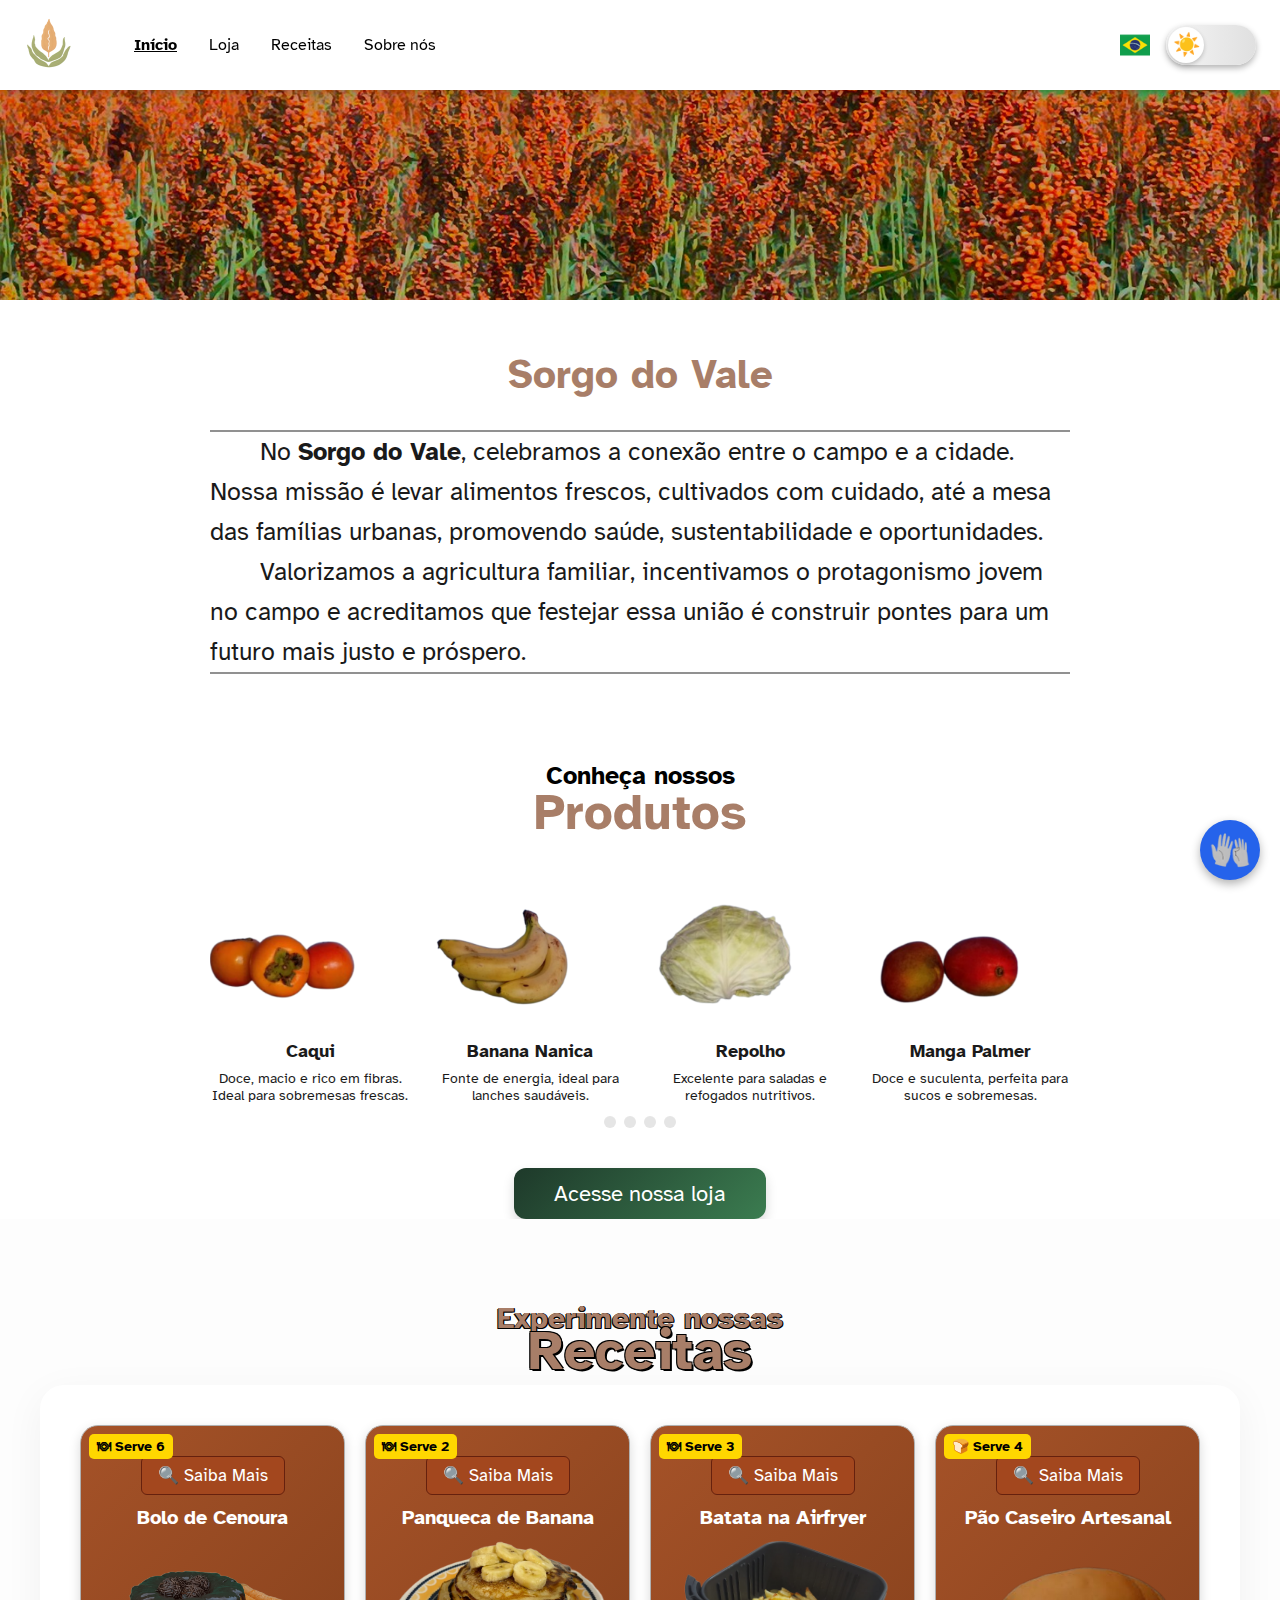
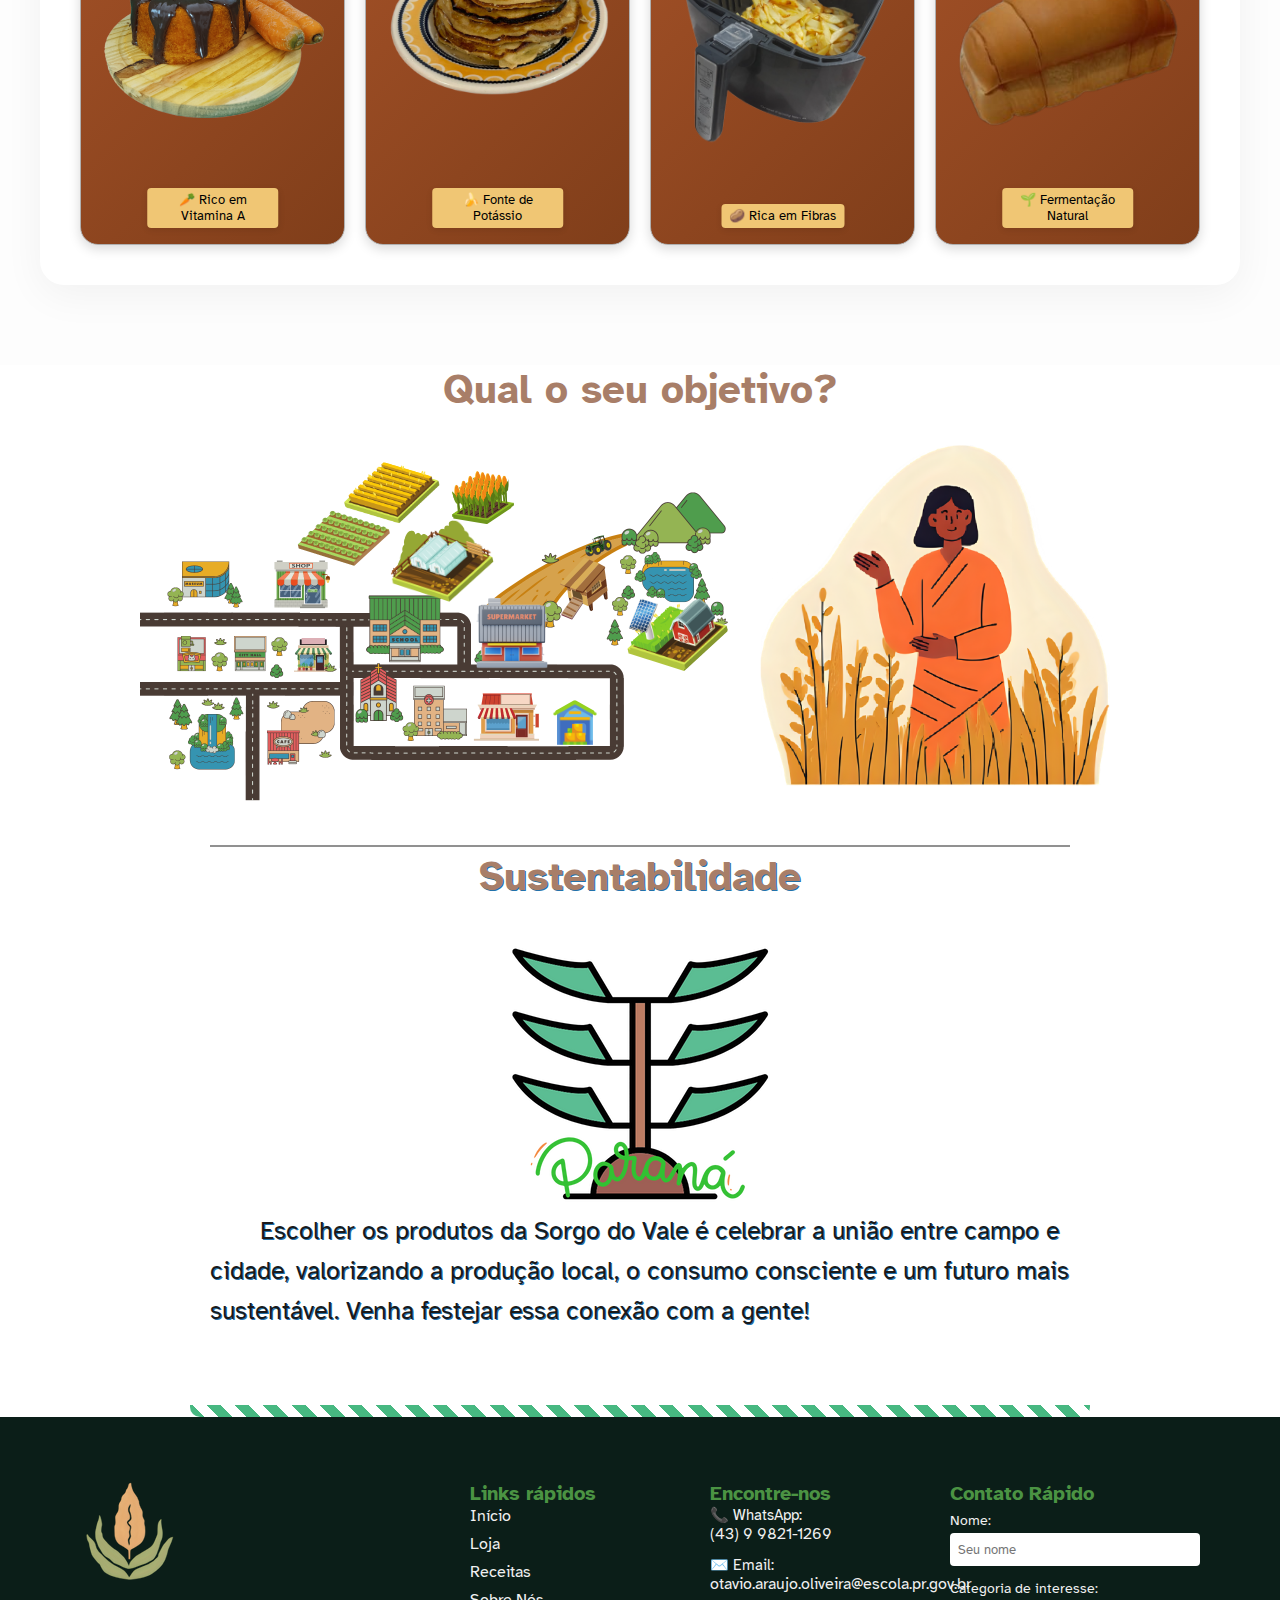
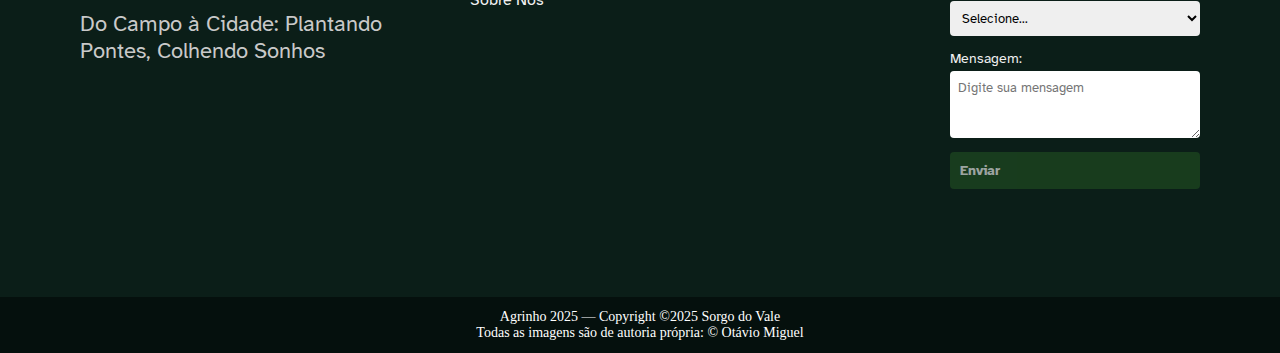
<file: index.html>
<!DOCTYPE html>
<html lang="pt-br">

<head>
  <!-- Meta tags -->
  <meta charset="UTF-8" />
  <meta name="viewport" content="width=device-width, initial-scale=1.0" />
  <meta name="description"
    content="Sorgo do Vale conecta o campo à cidade, oferecendo produtos frescos da agricultura familiar com foco em sustentabilidade, sabor e oportunidades." />
  <meta name="author" content="Otávio Miguel" />

  <link rel="preload" href="assets/img/cursor.cur" as="image" />

  <!-- Link css -->
  <link rel="stylesheet" href="assets/css/paginas/index/styles.css" />
  <link rel="stylesheet" href="assets/css/paginas/responsivo/mobile.css" />

  <!-- Link fonts Adequadas para Acessibilidade -->
  <link href="https://fonts.googleapis.com/css2?family=Atkinson+Hyperlegible&display=swap" rel="stylesheet" />

  <!-- Title main -->
  <title>Agrinho 2025</title>

  <!-- Favicon -->
  <link rel="icon" href="assets/img/sorgo-icon.png" type="image/x-icon" />
</head>

<body>
  <!-- === Inputs Globais de Acessibilidade === -->
  <input type="checkbox" id="fontSizeToggle" class="option-toggle" />
  <input type="checkbox" id="cursorToggle" class="option-toggle" />
  <input type="checkbox" id="contrastToggle" class="option-toggle" />
  <input type="checkbox" id="linksModeToggle" class="option-toggle" />
  <input type="checkbox" id="grayScaleToggle" class="option-toggle" />
  <input type="checkbox" id="darkModeToggle" class="option-toggle" />

  <header>
    <!-- === Painel de Acessibilidade === -->
    <input type="checkbox" id="accessibilityToggle" class="accessibility-toggle" />

    <!-- Botão flutuante de Acessibilidade -->
    <label for="accessibilityToggle" class="accessibility-btn pulse-animation"
      aria-label="Abrir painel de acessibilidade" tabindex="0">
      <img class="icon-open" src="assets/img/accessibility-icon.png" alt="Abrir painel de acessibilidade" />
      <img class="icon-close" src="assets/img/accessibility-icon-close.png" alt="Fechar painel de acessibilidade" />
    </label>

    <!-- Painel de Opções de Acessibilidade -->
    <div class="accessibility-panel">
      <h2 class="text-lg font-semibold text-gray-800 mb-3">
        Opções de Acessibilidade
      </h2>

      <!-- Cursor Ampliado -->
      <label for="cursorToggle" class="accessibility-option desktop-only" id="cursor-label" tabindex="0">
        <div class="accessibility-icon">
          <img src="assets/img/accessibility-cursorToggle.png" alt="" />
        </div>
        <span>Cursor Ampliado</span>
      </label>

      <!-- Aumentar Fonte -->
      <label for="fontSizeToggle" class="accessibility-option" id="font-label" tabindex="0">
        <div class="accessibility-icon">
          <img src="assets/img/accessibility-fontSizeToggle.png" alt="Fonte Aumentada" />
        </div>
        <span>Aumentar Fonte</span>
      </label>

      <!-- Alto Contraste -->
      <label for="contrastToggle" class="accessibility-option" id="contrast-label" tabindex="0">
        <div class="accessibility-icon">
          <img src="assets/img/accessibility-contrastToggle.png" alt="" />
        </div>
        <span>Alto Contraste</span>
      </label>

      <!-- Links em Destaque -->
      <label for="linksModeToggle" class="accessibility-option" id="linksmode-label" tabindex="0">
        <div class="accessibility-icon">
          <img src="assets/img/accessibility-linksModeToggle.png" alt="" />
        </div>
        <span>Links em Destaque</span>
      </label>

      <!-- Escala de Cinza -->
      <label for="grayScaleToggle" class="accessibility-option" id="grayscale-label" tabindex="0">
        <div class="accessibility-icon">
          <img src="assets/img/accessibility-grayScaleToggle.png" alt="" />
        </div>
        <span>Escala de Cinza</span>
      </label>

      <!-- Botão de Redefinir -->
      <button id="resetAccessibility" class="accessibility-option resetAccessibility">
        <div class="accessibility-icon">
          <img src="assets/img/accessibility-reset.png" alt="" />
        </div>
        <span>Redefinir Acessibilidade</span>
      </button>
    </div>

    <!-- === Navegação Principal === -->
    <nav class="navegation">
      <div class="nav-left">
        <span class="logo">
          <img src="assets/img/sorgo-icon.png" alt="Logo Sorgo do Vale" />
        </span>
      </div>

      <!-- Toggle do Menu Mobile -->
      <input type="checkbox" id="menu-toggle" class="menu-toggle" />
      <label for="menu-toggle" class="mobile-menu" aria-label="Abrir menu de navegação" tabindex="0">
        <div class="nav-icon"><span></span></div>
      </label>

      <!-- Menu Desktop -->
      <ul class="nav-list">
        <li><a href="#home" id="link-home" aria-current="page">Início</a></li>
        <li><a href="loja.html" id="link-produtos">Loja</a></li>
        <li><a href="#receitas" id="link-receitas">Receitas</a></li>
        <li><a href="sobre.html" id="link-sobre">Sobre nós</a></li>
      </ul>

      <!-- === Menu Mobile Deslizante === -->
      <ul class="header-menu">
        <li><a href="#home" aria-current="page">Início</a></li>
        <li><a href="loja.html">Loja</a></li>
        <li><a href="#receitas">Receitas</a></li>
        <li><a href="sobre.html">Sobre nós</a></li>
        <li>
          <!-- Botão modo noturno mobile -->
          <label for="darkModeToggle" class="btn-mode-night mobile-only"
            aria-label="Ativar ou desativar modo noturno"></label>

          <!-- Botão idioma mobile -->
          <label for="languageToggle" class="languageButton mobile-only" aria-label="Abrir painel de idiomas"
            tabindex="0">
            <img class="brlanguage" src="assets/img/br.png" alt="Trocar idioma" />
          </label>
        </li>
      </ul>

      <!-- === Botões Nav Desktop === -->
      <div class="nav-right">
        <!-- Botão idioma desktop -->
        <label for="languageToggle" class="languageButton desktop-only" aria-label="Abrir painel de idiomas"
          tabindex="0">
          <img class="brlanguage" src="assets/img/br.png" alt="Trocar idioma" />
        </label>
        <input type="checkbox" id="languageToggle" class="languageToggle" />

        <!-- Painel Idioma -->
        <div class="language-panel">
          <label for="languageToggle" class="close-language-panel" aria-label="Fechar painel de idiomas"
            tabindex="0">✖</label>
          <h1>Selecione o idioma</h1>
          <div class="language-options">
            <span class="lang-btn br" aria-label="Português" aria-current="page">🇧🇷 Português</span>
            <a href="english/index-en.html" class="lang-btn en" aria-label="Inglês" tabindex="0">🇬🇧 English</a>
          </div>
        </div>

        <!-- Botão modo noturno desktop -->
        <label for="darkModeToggle" class="btn-mode-night desktop-only"
          aria-label="Ativar ou desativar modo noturno" tabindex="0"></label>
      </div>
    </nav>
  </header>

  <!-- === Background no topo da página === -->
  <div class="backgroundimage" id="home">
    <img src="assets/img/sorgo.jpg" alt="Banner com plantação de sorgo" />
  </div>

  <section class="sobre">
    <!-- === Seção Breve Sobre === -->
    <div class="brevesobre">
      <h1>Sorgo do Vale</h1>
      <hr class="styled-line" />
      <p>
        No <b>Sorgo do Vale</b>, celebramos a conexão entre o campo e a
        cidade. Nossa missão é levar alimentos frescos, cultivados com
        cuidado, até a mesa das famílias urbanas, promovendo saúde,
        sustentabilidade e oportunidades.
      </p>
      <p>
        Valorizamos a agricultura familiar, incentivamos o protagonismo jovem
        no campo e acreditamos que festejar essa união é construir pontes para
        um futuro mais justo e próspero.
      </p>
      <hr class="styled-line" />
    </div>
  </section>

  <!-- === Seção Produtos === -->
  <section class="produtos" id="produtos">
    <!-- === Título dos Produtos === -->
    <div class="produtos-header">
      <br /><br />
      <h1>Conheça nossos</h1>
      <h2>Produtos</h2>
    </div>

    <!-- === Galeria de Produtos === -->
    <div class="produtos-galeria">
      <div class="produtos-lista">
        <!-- Produto 1 -->
        <div class="produto-item">
          <img src="assets/img/caqui.png" alt="Caqui" />
          <div class="descricao">
            <h2>Caqui</h2>
            <p>
              Doce, macio e rico em fibras. Ideal para sobremesas frescas.
            </p>
          </div>
        </div>

        <!-- Produto 2 -->
        <div class="produto-item">
          <img src="assets/img/banana.png" alt="Banana Nanica" />
          <div class="descricao">
            <h2>Banana Nanica</h2>
            <p>Fonte de energia, ideal para lanches saudáveis.</p>
          </div>
        </div>

        <!-- Produto 3 -->
        <div class="produto-item">
          <img src="assets/img/repolho.png" alt="Repolho" />
          <div class="descricao">
            <h2>Repolho</h2>
            <p>Excelente para saladas e refogados nutritivos.</p>
          </div>
        </div>

        <!-- Produto 4 -->
        <div class="produto-item">
          <img src="assets/img/manga.png" alt="Manga" />
          <div class="descricao">
            <h2>Manga Palmer</h2>
            <p>Doce e suculenta, perfeita para sucos e sobremesas.</p>
          </div>
        </div>
      </div>
      <!-- === Indicadores decorativos === -->
      <div class="produtos-indicadores">
        <span></span>
        <span></span>
        <span></span>
        <span></span>
      </div>
    </div>

    <!-- === Botão Loja === -->
    <div class="saibamais">
      <button onclick="window.location.href='loja.html'">
        Acesse nossa loja
      </button>
    </div>
  </section>

  <!-- === Seção Receitas === -->
  <section class="receitas" id="receitas">
    <!-- Título da Seção fora do container para ficar dentro do fundo -->
    <div class="receitas-container">
      <h1>Experimente nossas</h1>
      <h2>Receitas</h2>

      <!-- === Livro de Receitas === -->
      <div class="livroreceitas">
        <!-- === Receita: Bolo de Cenoura === -->
        <div class="receita bolo">
          <span class="etiqueta">🍽 Serve 6</span>
          <button class="saiba-mais">🔍 Saiba Mais</button>
          <h3>Bolo de Cenoura</h3>
          <img src="assets/img/bolodecenoura.png" alt="Bolo de cenoura" />
          <div class="nutricional">🥕 Rico em Vitamina A</div>
          <p class="paragrafo">
            <strong>Ingredientes:</strong><br />
            3 cenouras médias, 3 ovos, 1 xíc. de óleo, 2 xíc. de açúcar, 2
            xíc. de farinha de trigo, 1 col. de fermento.<br /><br />
            <strong>Modo de preparo:</strong><br />
            Bata os líquidos, misture os secos, leve ao forno 180°C por 40
            min.
          </p>
        </div>

        <!-- === Receita: Panqueca de Banana === -->
        <div class="receita">
          <span class="etiqueta">🍽 Serve 2</span>
          <button class="saiba-mais">🔍 Saiba Mais</button>
          <h3>Panqueca de Banana</h3>
          <img src="assets/img/panqueca.png" alt="Panqueca de banana" />
          <div class="nutricional">🍌 Fonte de Potássio</div>
          <p class="paragrafo">
            <strong>Ingredientes:</strong><br />
            1 banana madura, 2 ovos, óleo para untar.<br /><br />
            <strong>Modo de preparo:</strong><br />
            Amasse a banana e misture os ovos até formar uma massa homogênea.
            Aqueça uma frigideira antiaderente untada, despeje pequenas
            porções e doure dos dois lados.
          </p>
        </div>

        <!-- === Receita: Batata na Airfryer === -->
        <div class="receita">
          <span class="etiqueta">🍽 Serve 3</span>
          <button class="saiba-mais">🔍 Saiba Mais</button>
          <h3>Batata na Airfryer</h3>
          <img src="assets/img/batata-airfryer.png" alt="Batata na airfryer" />
          <div class="nutricional">🥔 Rica em Fibras</div>
          <p class="paragrafo">
            <strong>Ingredientes:</strong><br />
            3 batatas grandes, 1 col. de sopa de azeite de oliva, sal e
            pimenta a gosto.<br /><br />
            <strong>Modo de preparo:</strong><br />
            Corte as batatas em tiras e tempere. Preaqueça a airfryer a 200°C.
            Disponha as batatas em camada única e asse por 15 a 20 minutos ou
            até dourar.
          </p>
        </div>

        <!-- === Receita: Pão Caseiro === -->
        <div class="receita">
          <span class="etiqueta">🍞 Serve 4</span>
          <button class="saiba-mais">🔍 Saiba Mais</button>
          <h3>Pão Caseiro Artesanal</h3>
          <img src="assets/img/pao.png" alt="Pão Caseiro Artesanal" />
          <div class="nutricional">🌱 Fermentação Natural</div>
          <p class="paragrafo">
            <strong>Ingredientes:</strong><br />
            500g de farinha de trigo, 300ml de água filtrada, 100g de fermento
            natural (levain), 10g de sal.<br /><br />
            <strong>Modo de preparo:</strong><br />
            Misture todos os ingredientes até formar uma massa homogênea.
            Deixe descansar por 30 minutos, depois faça dobras na massa.
            Coloque na geladeira por pelo menos 12 horas para a fermentação
            natural. Retire, modele o pão, deixe crescer até dobrar de tamanho
            e asse em forno pré-aquecido a 220°C por cerca de 30 a 40 minutos.
          </p>
        </div>
      </div>
    </div>
  </section>

  <!-- === Mapa Interativo === -->
  <section>
    <div class="interactive-map">
      <h1>Qual o seu objetivo?</h1>
      <div class="map-container">
        <div class="map-wrapper">
          <!-- === Ícones Fixos === -->
          <div class="school-wrapper" tabindex="0">
            <img src="assets/img/school.png" class="school" alt="Escola" />
          </div>

          <div class="market-wrapper" tabindex="0">
            <img src="assets/img/market.png" class="market" alt="Mercado" />
          </div>

          <div class="dome-wrapper" tabindex="0">
            <img src="assets/img/dome.png" class="dome" alt="Cúpula" />
          </div>

          <div class="wheat-wrapper" tabindex="0">
            <img src="assets/img/wheat.png" class="wheat" alt="Trigo" />
          </div>

          <div class="corn-wrapper" tabindex="0">
            <img src="assets/img/corn.png" class="corn" alt="Milho" />
          </div>

          <div class="warehouse-wrapper" tabindex="0">
            <img src="assets/img/warehouse.png" class="warehouse" alt="Armazém" />
          </div>

          <div class="farm-wrapper" tabindex="0">
            <img src="assets/img/farm.png" class="farm" alt="Fazenda com energia solar" />
          </div>

          <!-- === Imagem do Mapa === -->
          <img src="assets/img/all.png" class="map-all no-link" alt="Mapa completo" />

          <!-- === Cards Informativos === -->
          <div class="info-card school-info">
            <span>🏫</span>
            <h2>Colégio Estadual</h2>
            <p>
              O colégio incentiva práticas sustentáveis e ações voltadas ao
              agro com os alunos da comunidade.
            </p>
          </div>

          <div class="info-card market-info">
            <span>🛒</span>
            <h2>Mercado Local</h2>
            <p>
              Espaço onde produtos da agricultura familiar são comercializados
              diretamente com a população urbana.
            </p>
          </div>

          <div class="info-card dome-info">
            <span>🎪</span>
            <h2>Estufa Comunitária</h2>
            <p>
              Local de cultivo protegido, onde técnicas modernas são aplicadas
              para aumentar a produtividade e sustentabilidade.
            </p>
          </div>

          <div class="info-card wheat-info">
            <span>🌾</span>
            <h2>Plantação de Trigo</h2>
            <p>
              Área rural destinada ao cultivo de grãos, utilizada como exemplo
              de produção agrícola consciente.
            </p>
          </div>

          <div class="info-card corn-info">
            <span>🌽</span>
            <h2>Milharal</h2>
            <p>
              Plantação de milho responsável por abastecer mercados locais e
              estimular o consumo de produtos regionais.
            </p>
          </div>

          <div class="info-card farm-info">
            <span>🌞</span>
            <h2>Fazenda Sustentável</h2>
            <p>
              Esta fazenda utiliza energia solar e técnicas sustentáveis para
              produção agrícola consciente.
            </p>
          </div>

          <div class="info-card warehouse-info">
            <span>📦</span>
            <h2>Armazém Central</h2>
            <p>
              Responsável por armazenar, organizar e distribuir os produtos da
              agricultura familiar com eficiência.
            </p>
          </div>
        </div>

        <!-- === Ilustração ao lado === -->
        <img class="woman no-link" src="assets/img/interact-map.png" alt="Ilustração de mulher com mapa interativo" />
      </div>
    </div>
  </section>

  <!-- === Seção Sustentabilidade === -->
  <section class="susten">
    <div class="sustentabilidade">
      <hr class="styled-line" />
      <h1>Sustentabilidade</h1>
      <img src="assets/img/sustentabilidade.png" alt="Imagem de Sustentabilidade" />
      <p>
        Escolher os produtos da Sorgo do Vale é celebrar a união entre campo e
        cidade, valorizando a produção local, o consumo consciente e um futuro
        mais sustentável. Venha festejar essa conexão com a gente!
      </p>
    </div>
  </section>

  <!-- === Rodapé === -->
  <footer class="footer">
    <div class="footer-container">
      <div class="marca">
        <a href="#home">
          <img src="assets/img/sorgo-icon.png" alt="Logo Sorgo do Vale" />
        </a>
        <p>Do Campo à Cidade: Plantando Pontes, Colhendo Sonhos</p>
      </div>

      <div class="links" role="navigation" aria-label="Links rápidos do rodapé">
        <strong class="titulo">Links rápidos</strong>
        <div>
          <a href="#home">Início</a>
          <a href="loja.html">Loja</a>
          <a href="#receitas">Receitas</a>
          <a href="sobre.html">Sobre Nós</a>
        </div>
      </div>

      <div class="info">
        <strong class="titulo">Encontre-nos</strong>
        <p>
          <span>📞</span> WhatsApp:
          <a href="https://wa.me/5543998211269" target="_blank">(43) 9 9821-1269</a>
        </p>
        <p class="no-scale">
          <span>✉️</span> Email:
          <a href="mailto:otavio.araujo.oliveira@escola.pr.gov.br">otavio.araujo.oliveira@escola.pr.gov.br</a>
        </p>
      </div>

      <!-- === Formulário de Contato === -->
      <div class="contato-footer">
        <strong class="titulo">Contato Rápido</strong>
        <form action="#" method="post" onsubmit="return false">
          <label for="nome">Nome:</label>
          <input type="text" id="nome" name="nome" placeholder="Seu nome" required />

          <label for="categoria">Categoria de interesse:</label>
          <select id="categoria" name="categoria" required>
            <option value="">Selecione...</option>
            <option value="frutas">Frutas</option>
            <option value="verduras">Verduras</option>
            <option value="legumes">Legumes</option>
          </select>

          <label for="mensagem">Mensagem:</label>
          <textarea id="mensagem" name="mensagem" rows="3" placeholder="Digite sua mensagem" required></textarea>

          <!-- Checkbox escondido -->
          <input type="checkbox" id="enviarToggle" hidden />

          <!-- Botão é um label -->
          <label for="enviarToggle" class="botao-enviar">Enviar</label>

          <!-- Mensagem de sucesso -->
          <p class="mensagem-sucesso">Mensagem enviada com sucesso!</p>
        </form>
      </div>
    </div>
  </footer>

  <!-- === Copyright === -->
  <div id="copyright">
    <p>Agrinho 2025 — Copyright ©2025 Sorgo do Vale</p>
    <p>Todas as imagens são de autoria própria: © Otávio Miguel</p>
  </div>

  <!-- === Scripts === -->
  <script src="assets/js/scripts.js" defer></script>
</body>

</html>
</file>
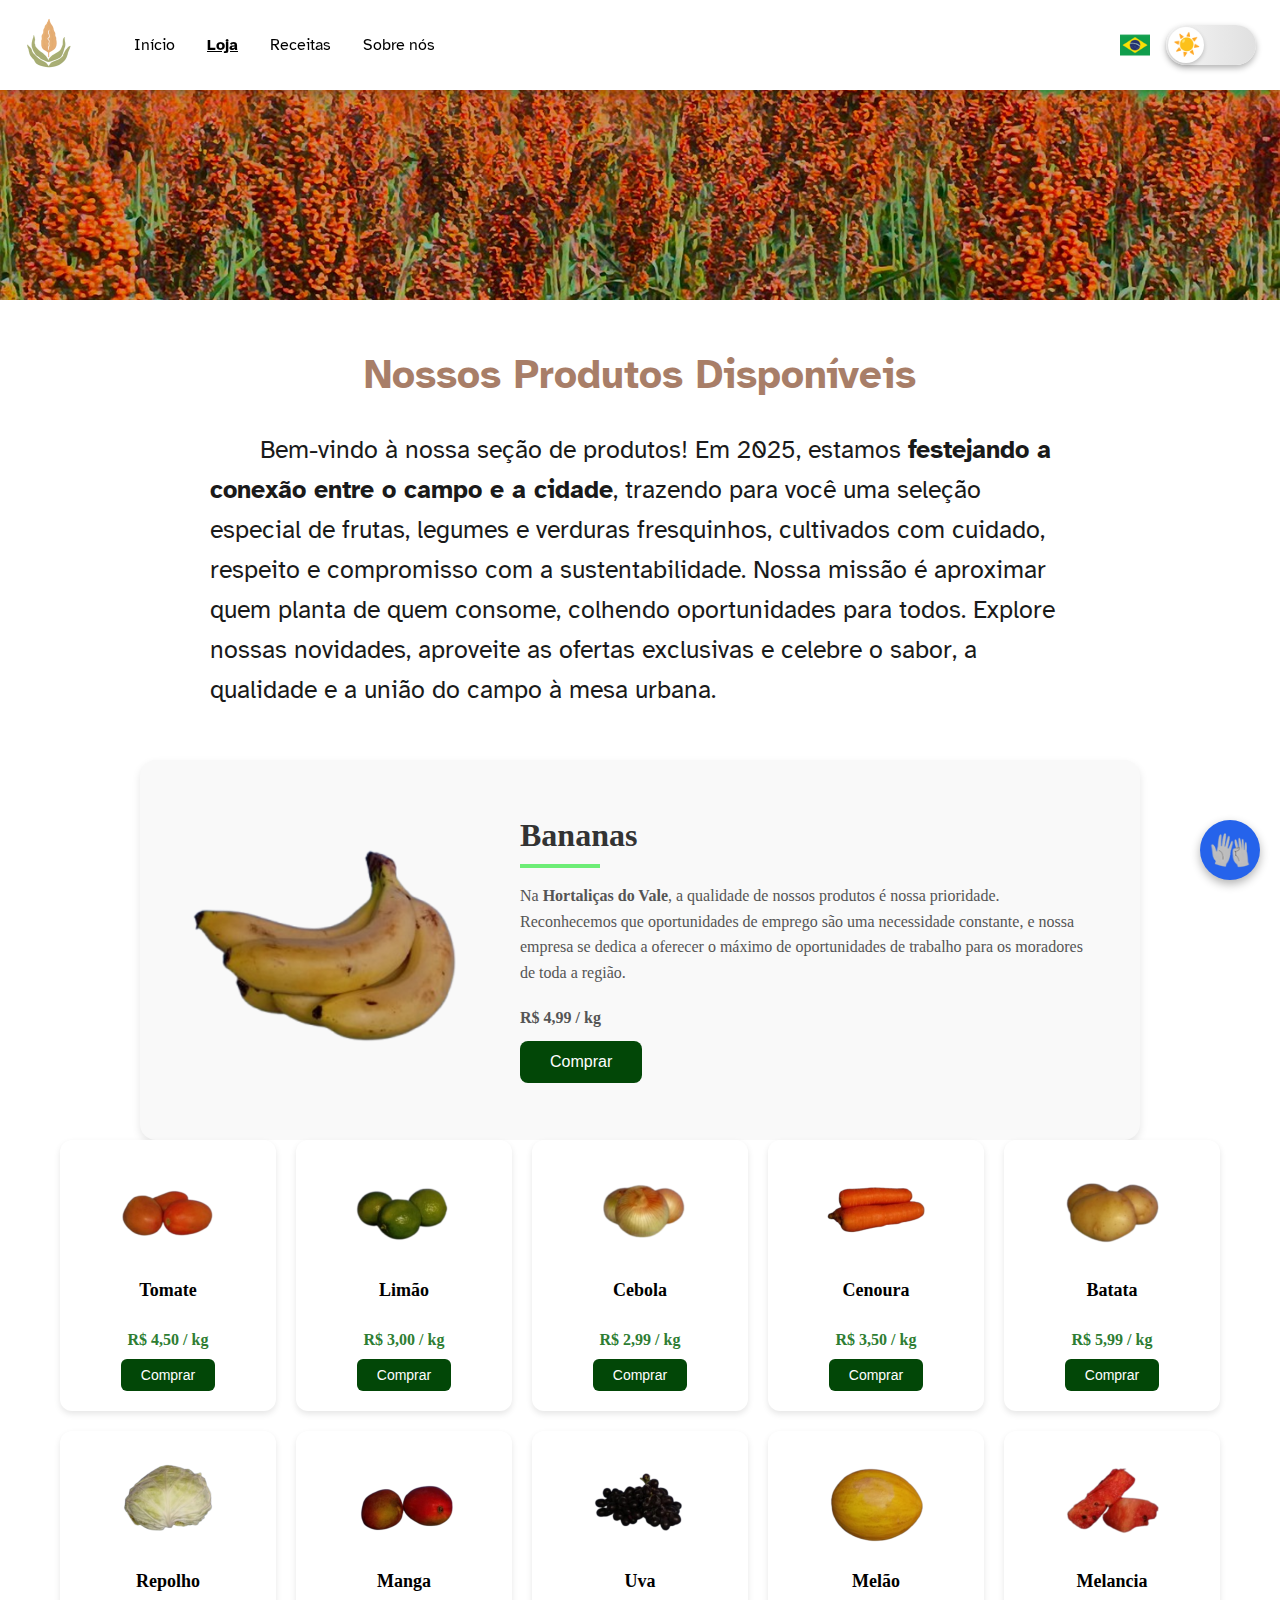
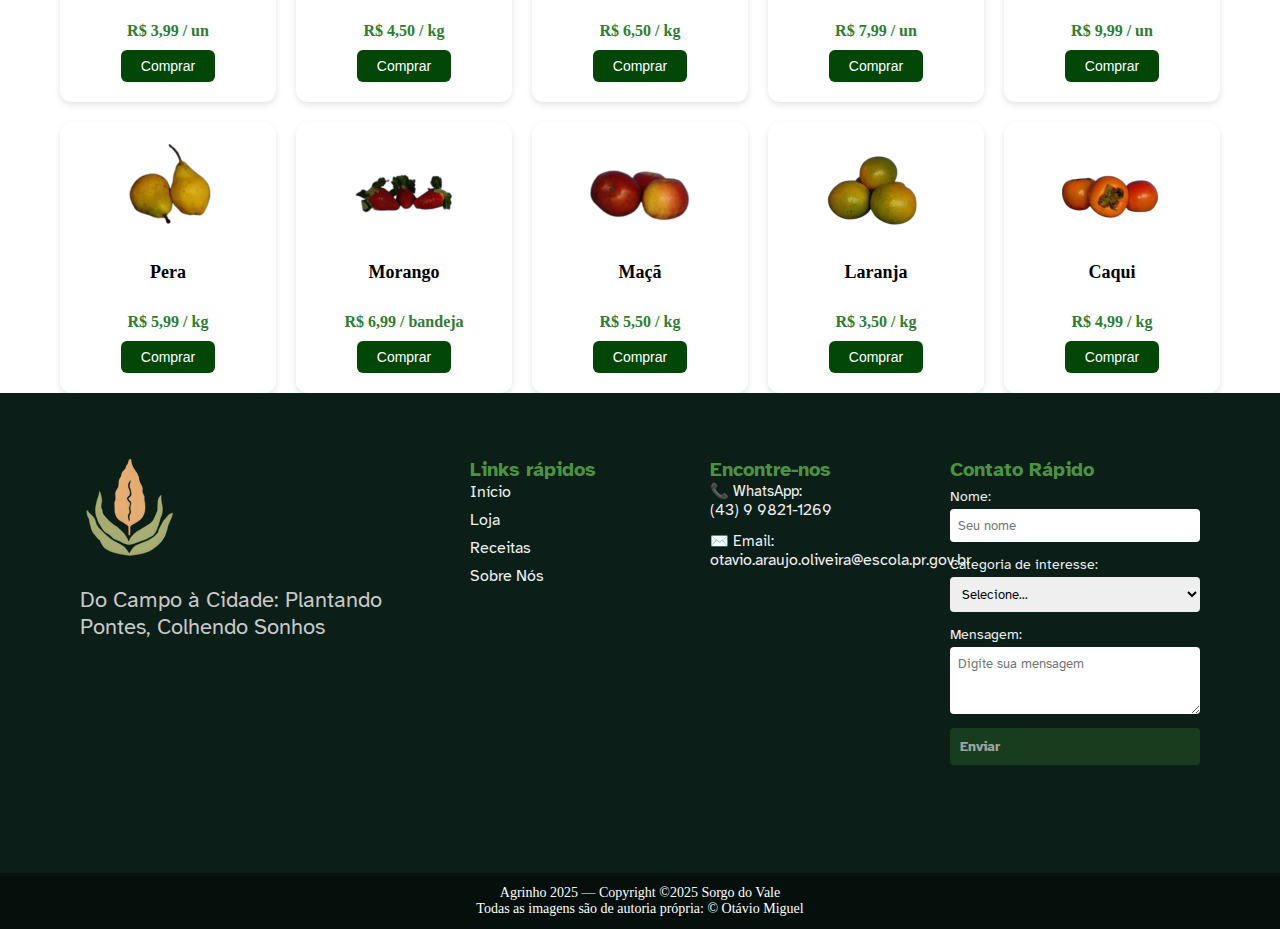
<file: loja.html>
<!DOCTYPE html>
<html lang="pt-br">

<head>
  <!-- Meta tags -->
  <meta charset="UTF-8" />
  <meta name="viewport" content="width=device-width, initial-scale=1.0" />
  <meta name="description" 
    content="Sorgo do Vale conecta o campo à cidade, oferecendo produtos frescos da agricultura familiar com foco em sustentabilidade, sabor e oportunidades." />
  <!-- Trocar desc -->
  <meta name="author" content="Otávio Miguel" />

  <link rel="preload" href="assets/img/cursor.cur" as="image" />

  <!-- Link css -->
  <link rel="stylesheet" href="assets/css/paginas/loja/loja.css" />
  <link rel="stylesheet" href="assets/css/paginas/responsivo/mobile.css" />

  <!-- Link fonts Adequadas para Acessibilidade -->
  <link href="https://fonts.googleapis.com/css2?family=Atkinson+Hyperlegible&display=swap" rel="stylesheet" />

  <!-- Title main -->
  <title>Agrinho 2025</title>

  <!-- Favicon -->
  <link rel="icon" href="assets/img/sorgo-icon.png" type="image/x-icon" />
</head>

<body>
  <!-- === Inputs Globais de Acessibilidade === -->
  <input type="checkbox" id="fontSizeToggle" class="option-toggle" />
  <input type="checkbox" id="cursorToggle" class="option-toggle" />
  <input type="checkbox" id="contrastToggle" class="option-toggle" />
  <input type="checkbox" id="linksModeToggle" class="option-toggle" />
  <input type="checkbox" id="grayScaleToggle" class="option-toggle" />
  <input type="checkbox" id="darkModeToggle" class="option-toggle" />

  <header>
    <!-- === Painel de Acessibilidade === -->
    <input type="checkbox" id="accessibilityToggle" class="accessibility-toggle" />

    <!-- Botão flutuante de Acessibilidade -->
    <label for="accessibilityToggle" class="accessibility-btn pulse-animation"
      aria-label="Abrir painel de acessibilidade" tabindex="0">
      <img class="icon-open" src="assets/img/accessibility-icon.png" alt="Ícone de acessibilidade" />
      <img class="icon-close" src="assets/img/accessibility-icon-close.png" alt="Fechar painel de acessibilidade" />
    </label>

    <!-- Painel de Opções de Acessibilidade -->
    <div class="accessibility-panel">
      <h2>Opções de Acessibilidade</h2>

      <!-- Cursor Ampliado -->
      <label for="cursorToggle" class="accessibility-option desktop-only" id="cursor-label" tabindex="0">
        <div class="accessibility-icon">
          <img src="assets/img/accessibility-cursorToggle.png" alt="" />
        </div>
        <span>Cursor Ampliado</span>
      </label>

      <!-- Aumentar Fonte -->
      <label for="fontSizeToggle" class="accessibility-option" id="font-label" tabindex="0">
        <div class="accessibility-icon">
          <img src="assets/img/accessibility-fontSizeToggle.png" alt="" />
        </div>
        <span>Aumentar Fonte</span>
      </label>

      <!-- Alto Contraste -->
      <label for="contrastToggle" class="accessibility-option" id="contrast-label" tabindex="0">
        <div class="accessibility-icon">
          <img src="assets/img/accessibility-contrastToggle.png" alt="" />
        </div>
        <span>Alto Contraste</span>
      </label>

      <!-- Links em Destaque -->
      <label for="linksModeToggle" class="accessibility-option" id="linksmode-label" tabindex="0">
        <div class="accessibility-icon">
          <img src="assets/img/accessibility-linksModeToggle.png" alt="" />
        </div>
        <span>Links em Destaque</span>
      </label>

      <!-- Escala de Cinza -->
      <label for="grayScaleToggle" class="accessibility-option" id="grayscale-label" tabindex="0">
        <div class="accessibility-icon">
          <img src="assets/img/accessibility-grayScaleToggle.png" alt="" />
        </div>
        <span>Escala de Cinza</span>
      </label>

      <!-- Botão de Redefinir -->
      <button id="resetAccessibility" class="accessibility-option resetAccessibility">
        <div class="accessibility-icon">
          <img src="assets/img/accessibility-reset.png" alt="" />
        </div>
        <span>Redefinir Acessibilidade</span>
      </button>
    </div>

    <!-- === Navegação Principal === -->
    <nav class="navegation">
      <div class="nav-left">
        <span class="logo">
          <img src="assets/img/sorgo-icon.png" alt="Logo Sorgo do Vale" />
        </span>
      </div>

      <!-- Toggle do Menu Mobile -->
      <input type="checkbox" id="menu-toggle" class="menu-toggle" />
      <label for="menu-toggle" class="mobile-menu" aria-label="Abrir menu de navegação" tabindex="0">
        <div class="nav-icon"><span></span></div>
      </label>

      <!-- Menu Desktop -->
      <ul class="nav-list">
        <li><a href="index.html" id="link-home">Início</a></li>
        <li><a href="loja.html" id="link-produtos" aria-current="page">Loja</a></li>
        <li><a href="index.html#receitas" id="link-receitas">Receitas</a></li>
        <li><a href="sobre.html" id="link-sobre">Sobre nós</a></li>
      </ul>

      <!-- === Menu Mobile Deslizante === -->
      <ul class="header-menu">
        <li><a href="index.html">Início</a></li>
        <li><a href="loja.html" aria-current="page">Loja</a></li>
        <li><a href="index.html#receitas">Receitas</a></li>
        <li><a href="sobre.html">Sobre nós</a></li>
        <li>
          <!-- Botão modo noturno mobile -->
          <label for="darkModeToggle" class="btn-mode-night mobile-only"
            aria-label="Ativar ou desativar modo noturno"></label>

          <!-- Botão idioma mobile -->
          <label for="languageToggle" class="languageButton mobile-only" aria-label="Abrir painel de idiomas"
            tabindex="0">
            <img class="brlanguage" src="assets/img/br.png" alt="Trocar idioma" />
          </label>
        </li>
      </ul>

      <!-- === Botões Nav Desktop === -->
      <div class="nav-right">
        <!-- Botão idioma desktop -->
        <label for="languageToggle" class="languageButton desktop-only" aria-label="Abrir painel de idiomas"
          tabindex="0">
          <img class="brlanguage" src="assets/img/br.png" alt="Trocar idioma" />
        </label>
        <input type="checkbox" id="languageToggle" class="languageToggle" />

        <!-- Painel Idioma -->
        <div class="language-panel">
          <label for="languageToggle" class="close-language-panel" aria-label="Fechar painel de idiomas"
            tabindex="0">✖</label>
          <h1>Selecione o idioma</h1>
          <div class="language-options">
            <span class="lang-btn br" aria-label="Português" aria-current="page">🇧🇷 Português</span>
            <a href="english/loja-en.html" class="lang-btn en" aria-label="Inglês" tabindex="0">🇬🇧 English</a>
          </div>
        </div>

        <!-- Botão modo noturno desktop -->
        <label for="darkModeToggle" class="btn-mode-night desktop-only"
          aria-label="Ativar ou desativar modo noturno" tabindex="0"></label>
      </div>
    </nav>
  </header>

  <!-- === Background no topo da página === -->
  <main>
    <div class="backgroundimage" id="home">
      <img src="assets/img/sorgo.jpg" alt="Banner com plantação de sorgo" />
    </div>

    <section class="brevesobre-wrapper">
      <div class="brevesobre">
        <h1>Nossos Produtos Disponíveis</h1>
        <p>
          Bem-vindo à nossa seção de produtos! Em 2025, estamos
          <b>festejando a conexão entre o campo e a cidade</b>, trazendo para
          você uma seleção especial de frutas, legumes e verduras fresquinhos,
          cultivados com cuidado, respeito e compromisso com a
          sustentabilidade. Nossa missão é aproximar quem planta de quem
          consome, colhendo oportunidades para todos. Explore nossas
          novidades, aproveite as ofertas exclusivas e celebre o sabor, a
          qualidade e a união do campo à mesa urbana.
        </p>
      </div>
    </section>

    <section class="inicio">
      <div class="produtoprincipal">
        <img src="assets/img/banana.png" alt="" />
        <div class="info-produto">
          <h1>Bananas</h1>
          <hr class="styled-line" />
          <p>
            Na <b>Hortaliças do Vale</b>, a qualidade de nossos produtos é
            nossa prioridade. Reconhecemos que oportunidades de emprego são
            uma necessidade constante, e nossa empresa se dedica a oferecer o
            máximo de oportunidades de trabalho para os moradores de toda a
            região.
          </p>
          <p class="preco">R$ 4,99 / kg</p>
          <button class="botao-compra">Comprar</button>
        </div>
      </div>
    </section>

    <section class="produtos">
      <div class="produtos-container">
        <!-- VERDURAS & LEGUMES -->
        <!-- Card Tomate -->
        <div class="card-produto">
          <img src="assets/img/tomate.png" alt="" />
          <h2>Tomate</h2>
          <p class="preco">R$ 4,50 / kg</p>
          <button class="botao-compra">Comprar</button>
        </div>

        <!-- Card Limão -->
        <div class="card-produto">
          <img src="assets/img/limao.png" alt="" />
          <h2>Limão</h2>
          <p class="preco">R$ 3,00 / kg</p>
          <button class="botao-compra">Comprar</button>
        </div>

        <!-- Card Cebola -->
        <div class="card-produto">
          <img src="assets/img/cebola.png" alt="" />
          <h2>Cebola</h2>
          <p class="preco">R$ 2,99 / kg</p>
          <button class="botao-compra">Comprar</button>
        </div>

        <!-- Card Cenoura -->
        <div class="card-produto">
          <img src="assets/img/cenoura.png" alt="" />
          <h2>Cenoura</h2>
          <p class="preco">R$ 3,50 / kg</p>
          <button class="botao-compra">Comprar</button>
        </div>

        <!-- Card Batata -->
        <div class="card-produto">
          <img src="assets/img/batata.png" alt="" />
          <h2>Batata</h2>
          <p class="preco">R$ 5,99 / kg</p>
          <button class="botao-compra">Comprar</button>
        </div>

        <!-- Card Repolho -->
        <div class="card-produto">
          <img src="assets/img/repolho.png" alt="" />
          <h2>Repolho</h2>
          <p class="preco">R$ 3,99 / un</p>
          <button class="botao-compra">Comprar</button>
        </div>

        <!-- FRUTAS -->
        <!-- Card Manga -->
        <div class="card-produto">
          <img src="assets/img/manga.png" alt="" />
          <h2>Manga</h2>
          <p class="preco">R$ 4,50 / kg</p>
          <button class="botao-compra">Comprar</button>
        </div>

        <!-- Card Uva -->
        <div class="card-produto">
          <img src="assets/img/uva.png" alt="" />
          <h2>Uva</h2>
          <p class="preco">R$ 6,50 / kg</p>
          <button class="botao-compra">Comprar</button>
        </div>

        <!-- Card Melão -->
        <div class="card-produto">
          <img src="assets/img/melao.png" alt="" />
          <h2>Melão</h2>
          <p class="preco">R$ 7,99 / un</p>
          <button class="botao-compra">Comprar</button>
        </div>

        <!-- Card Melancia -->
        <div class="card-produto">
          <img src="assets/img/melancia.png" alt="" />
          <h2>Melancia</h2>
          <p class="preco">R$ 9,99 / un</p>
          <button class="botao-compra">Comprar</button>
        </div>

        <!-- Card Pera -->
        <div class="card-produto">
          <img src="assets/img/pera.png" alt="" />
          <h2>Pera</h2>
          <p class="preco">R$ 5,99 / kg</p>
          <button class="botao-compra">Comprar</button>
        </div>

        <!-- Card Morango -->
        <div class="card-produto">
          <img src="assets/img/morango.png" alt="" />
          <h2>Morango</h2>
          <p class="preco">R$ 6,99 / bandeja</p>
          <button class="botao-compra">Comprar</button>
        </div>

        <!-- Card Maçã -->
        <div class="card-produto">
          <img src="assets/img/maca.png" alt="" />
          <h2>Maçã</h2>
          <p class="preco">R$ 5,50 / kg</p>
          <button class="botao-compra">Comprar</button>
        </div>

        <!-- Card Laranja -->
        <div class="card-produto">
          <img src="assets/img/laranja.png" alt="" />
          <h2>Laranja</h2>
          <p class="preco">R$ 3,50 / kg</p>
          <button class="botao-compra">Comprar</button>
        </div>

        <!-- Card Caqui -->
        <div class="card-produto">
          <img src="assets/img/caqui.png" alt="" />
          <h2>Caqui</h2>
          <p class="preco">R$ 4,99 / kg</p>
          <button class="botao-compra">Comprar</button>
        </div>
      </div>
    </section>
  </main>

  <!-- === Rodapé === -->
  <footer class="footer">
    <div class="footer-container">
      <div class="marca">
        <a href="#home">
          <img src="assets/img/sorgo-icon.png" alt="Logo Sorgo do Vale" />
        </a>
        <p>Do Campo à Cidade: Plantando Pontes, Colhendo Sonhos</p>
      </div>

      <div class="links" role="navigation" aria-label="Links rápidos do rodapé">
        <strong class="titulo">Links rápidos</strong>
        <div>
          <a href="index.html">Início</a>
          <a href="loja.html" aria-current="page">Loja</a>
          <a href="index.html#receitas">Receitas</a>
          <a href="sobre.html">Sobre Nós</a>
        </div>
      </div>

      <div class="info">
        <strong class="titulo">Encontre-nos</strong>
        <p>
          <span>📞</span> WhatsApp:
          <a href="https://wa.me/5543998211269" target="_blank">(43) 9 9821-1269</a>
        </p>
        <p class="no-scale">
          <span>✉️</span> Email:
          <a href="mailto:otavio.araujo.oliveira@escola.pr.gov.br">otavio.araujo.oliveira@escola.pr.gov.br</a>
        </p>
      </div>

      <!-- === Formulário de Contato === -->
      <div class="contato-footer">
        <strong class="titulo">Contato Rápido</strong>
        <form action="#" method="post" onsubmit="return false">
          <label for="nome">Nome:</label>
          <input type="text" id="nome" name="nome" placeholder="Seu nome" required />

          <label for="categoria">Categoria de interesse:</label>
          <select id="categoria" name="categoria" required>
            <option value="">Selecione...</option>
            <option value="frutas">Frutas</option>
            <option value="verduras">Verduras</option>
            <option value="legumes">Legumes</option>
          </select>

          <label for="mensagem">Mensagem:</label>
          <textarea id="mensagem" name="mensagem" rows="3" placeholder="Digite sua mensagem" required></textarea>

          <!-- Checkbox escondido -->
          <input type="checkbox" id="enviarToggle" hidden />

          <!-- Botão é um label -->
          <label for="enviarToggle" class="botao-enviar">Enviar</label>

          <!-- Mensagem de sucesso -->
          <p class="mensagem-sucesso">Mensagem enviada com sucesso!</p>
        </form>
      </div>
    </div>
  </footer>

  <!-- === Copyright === -->
  <div id="copyright">
    <p>Agrinho 2025 — Copyright ©2025 Sorgo do Vale</p>
    <p>Todas as imagens são de autoria própria: © Otávio Miguel</p>
  </div>

  <!-- === Scripts === -->
  <script src="assets/js/scripts.js" defer></script>
</body>

</html>
</file>
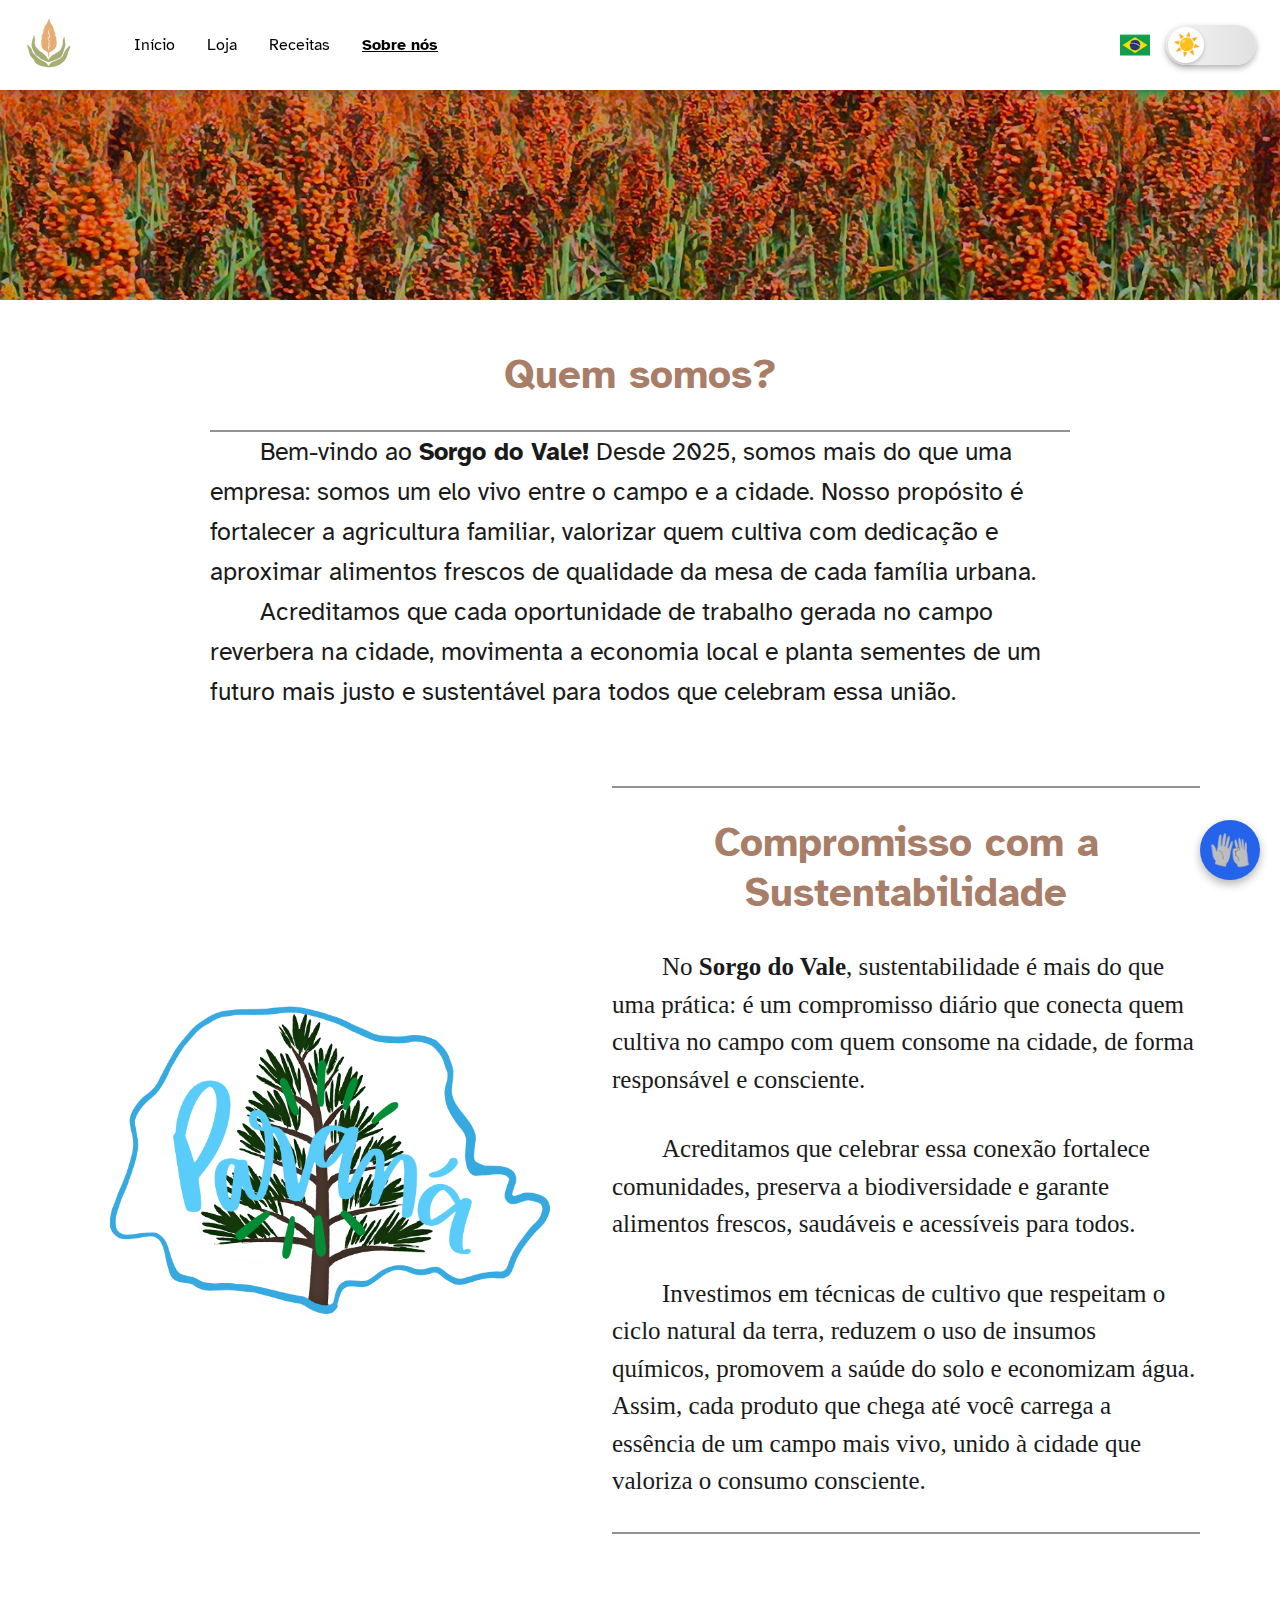
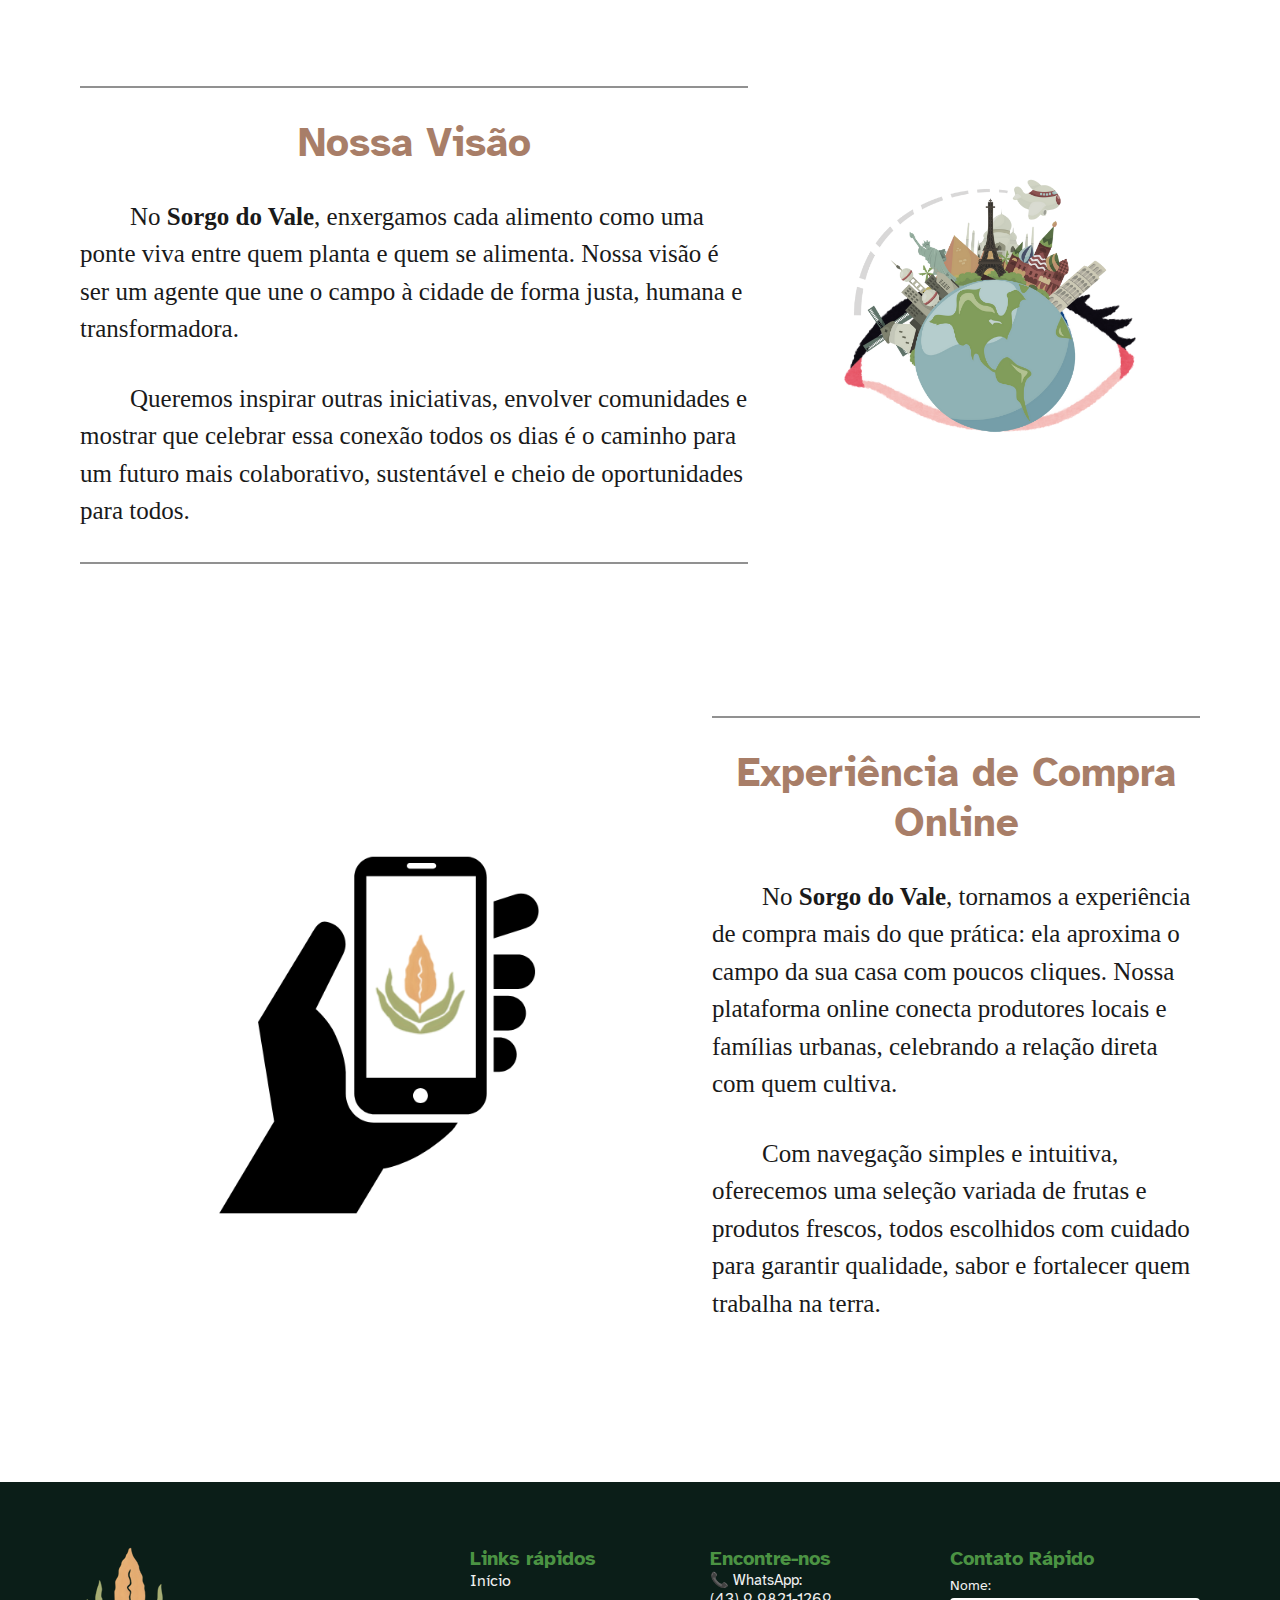
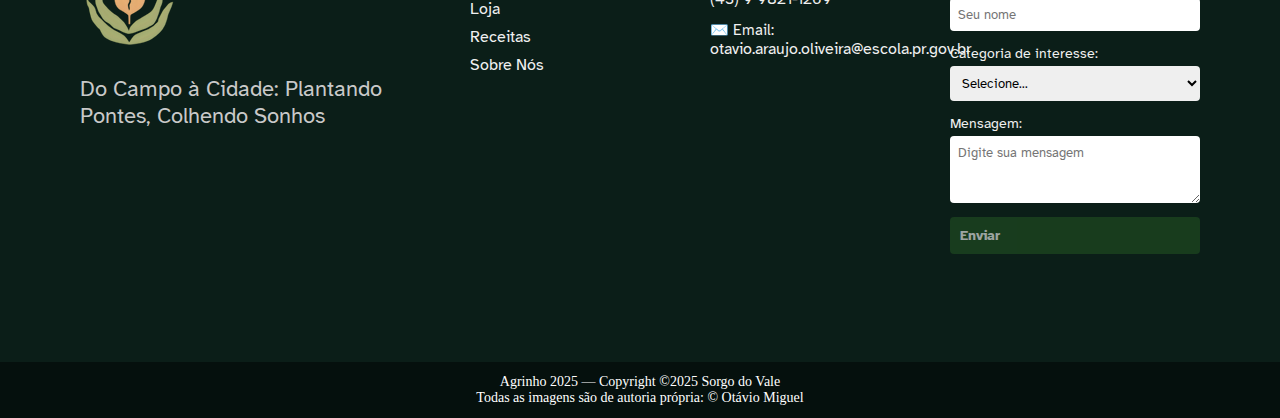
<file: sobre.html>
<!DOCTYPE html>
<html lang="pt-br">

<head>
  <!-- Meta tags -->
  <meta charset="UTF-8" />
  <meta name="viewport" content="width=device-width, initial-scale=1.0" />
  <meta name="description"
    content="Sorgo do Vale conecta o campo à cidade, oferecendo produtos frescos da agricultura familiar com foco em sustentabilidade, sabor e oportunidades." />
  <meta name="author" content="Otávio Miguel" />

  <link rel="preload" href="assets/img/cursor.cur" as="image" />

  <!-- Link css -->
  <link rel="stylesheet" href="assets/css/paginas/sobrenós/sobre.css" />
  <link rel="stylesheet" href="assets/css/paginas/responsivo/mobile.css" />

  <!-- Link fonts Adequadas para Acessibilidade -->
  <link href="https://fonts.googleapis.com/css2?family=Atkinson+Hyperlegible&display=swap" rel="stylesheet" />

  <!-- Title main -->
  <title>Agrinho 2025</title>

  <!-- Favicon -->
  <link rel="icon" href="assets/img/sorgo-icon.png" type="image/x-icon" />
</head>

<body>
  <!-- === Inputs Globais de Acessibilidade === -->
  <input type="checkbox" id="fontSizeToggle" class="option-toggle" />
  <input type="checkbox" id="cursorToggle" class="option-toggle" />
  <input type="checkbox" id="contrastToggle" class="option-toggle" />
  <input type="checkbox" id="linksModeToggle" class="option-toggle" />
  <input type="checkbox" id="grayScaleToggle" class="option-toggle" />
  <input type="checkbox" id="darkModeToggle" class="option-toggle" />

  <header>
    <!-- === Painel de Acessibilidade === -->
    <input type="checkbox" id="accessibilityToggle" class="accessibility-toggle" />

    <!-- Botão flutuante de Acessibilidade -->
    <label for="accessibilityToggle" class="accessibility-btn pulse-animation"
      aria-label="Abrir painel de acessibilidade" tabindex="0">
      <img class="icon-open" src="assets/img/accessibility-icon.png" alt="Ícone de acessibilidade" />
      <img class="icon-close" src="assets/img/accessibility-icon-close.png" alt="Fechar painel de acessibilidade" />
    </label>

    <!-- Painel de Opções de Acessibilidade -->
    <div class="accessibility-panel">
      <h2>Opções de Acessibilidade</h2>

      <label for="cursorToggle" class="accessibility-option desktop-only" id="cursor-label" tabindex="0">
        <div class="accessibility-icon">
          <img src="assets/img/accessibility-cursorToggle.png" alt="" />
        </div>
        <span>Cursor Ampliado</span>
      </label>

      <label for="fontSizeToggle" class="accessibility-option" id="font-label" tabindex="0">
        <div class="accessibility-icon">
          <img src="assets/img/accessibility-fontSizeToggle.png" alt="" />
        </div>
        <span>Aumentar Fonte</span>
      </label>

      <label for="contrastToggle" class="accessibility-option" id="contrast-label" tabindex="0">
        <div class="accessibility-icon">
          <img src="assets/img/accessibility-contrastToggle.png" alt="" />
        </div>
        <span>Alto Contraste</span>
      </label>

      <label for="linksModeToggle" class="accessibility-option" id="linksmode-label" tabindex="0">
        <div class="accessibility-icon">
          <img src="assets/img/accessibility-linksModeToggle.png" alt="" />
        </div>
        <span>Links em Destaque</span>
      </label>

      <label for="grayScaleToggle" class="accessibility-option" id="grayscale-label" tabindex="0">
        <div class="accessibility-icon">
          <img src="assets/img/accessibility-grayScaleToggle.png" alt="" />
        </div>
        <span>Escala de Cinza</span>
      </label>

      <button id="resetAccessibility" class="accessibility-option resetAccessibility">
        <div class="accessibility-icon">
          <img src="assets/img/accessibility-reset.png" alt="" />
        </div>
        <span>Redefinir Acessibilidade</span>
      </button>
    </div>

    <!-- === Navegação Principal === -->
    <nav class="navegation">
      <div class="nav-left">
        <span class="logo">
          <img src="assets/img/sorgo-icon.png" alt="Logo Sorgo do Vale" />
        </span>
      </div>

      <!-- Toggle do Menu Mobile -->
      <input type="checkbox" id="menu-toggle" class="menu-toggle" />
      <label for="menu-toggle" class="mobile-menu" aria-label="Abrir menu de navegação" tabindex="0">
        <div class="nav-icon"><span></span></div>
      </label>

      <!-- Menu Desktop -->
      <ul class="nav-list">
        <li><a href="index.html" id="link-home">Início</a></li>
        <li><a href="loja.html" id="link-produtos">Loja</a></li>
        <li><a href="index.html#receitas" id="link-receitas">Receitas</a></li>
        <li><a href="sobre.html" id="link-sobre" aria-current="page">Sobre nós</a></li>
      </ul>

      <!-- === Menu Mobile Deslizante === -->
      <ul class="header-menu">
        <li><a href="index.html">Início</a></li>
        <li><a href="loja.html">Loja</a></li>
        <li><a href="index.html#receitas">Receitas</a></li>
        <li><a href="sobre.html" aria-current="page">Sobre nós</a></li>
        <li>
          <!-- Botão modo noturno mobile -->
          <label for="darkModeToggle" class="btn-mode-night mobile-only"
            aria-label="Ativar ou desativar modo noturno"></label>

          <!-- Botão idioma mobile -->
          <label for="languageToggle" class="languageButton mobile-only" aria-label="Abrir painel de idiomas"
            tabindex="0">
            <img class="brlanguage" src="assets/img/br.png" alt="Trocar idioma" />
          </label>
        </li>
      </ul>

      <!-- === Botões Nav Desktop === -->
      <div class="nav-right">
        <!-- Botão idioma desktop -->
        <label for="languageToggle" class="languageButton desktop-only" aria-label="Abrir painel de idiomas"
          tabindex="0">
          <img class="brlanguage" src="assets/img/br.png" alt="Trocar idioma" />
        </label>
        <input type="checkbox" id="languageToggle" class="languageToggle" />

        <!-- Painel Idioma -->
        <div class="language-panel">
          <label for="languageToggle" class="close-language-panel" aria-label="Fechar painel de idiomas"
            tabindex="0">✖</label>
          <h1>Selecione o idioma</h1>
          <div class="language-options">
            <span class="lang-btn br" aria-label="Português" aria-current="page">🇧🇷 Português</span>
            <a href="english/sobre-en.html" class="lang-btn en" aria-label="Inglês" tabindex="0">🇬🇧 English</a>
          </div>
        </div>

        <!-- Botão modo noturno desktop -->
        <label for="darkModeToggle" class="btn-mode-night desktop-only"
          aria-label="Ativar ou desativar modo noturno" tabindex="0"></label>
      </div>
    </nav>
  </header>

  <!-- === Background no topo da página === -->
  <div class="backgroundimage" id="home">
    <img src="assets/img/sorgo.jpg" alt="Banner com plantação de sorgo" />
  </div>

  <main>
    <div class="container">
      <section class="inicio">
        <div class="brevesobre">
          <h1>Quem somos?</h1>
          <hr class="styled-line" />
          <p>
            Bem-vindo ao <strong>Sorgo do Vale!</strong> Desde 2025, somos
            mais do que uma empresa: somos um elo vivo entre o campo e a
            cidade. Nosso propósito é fortalecer a agricultura familiar,
            valorizar quem cultiva com dedicação e aproximar alimentos frescos
            de qualidade da mesa de cada família urbana.
          </p>
          <p>
            Acreditamos que cada oportunidade de trabalho gerada no campo
            reverbera na cidade, movimenta a economia local e planta sementes
            de um futuro mais justo e sustentável para todos que celebram essa
            união.
          </p>
        </div>
      </section>

      <section class="panel" id="sustentabilidade-card">
        <div class="panel-content">
          <img src="assets/img/sobresustentabilidade.png" alt="Sustentabilidade" width="500" height="350" />
          <div>
            <hr class="styled-line" />
            <h1>Compromisso com a Sustentabilidade</h1>
            <p>
              No <strong>Sorgo do Vale</strong>, sustentabilidade é mais do
              que uma prática: é um compromisso diário que conecta quem
              cultiva no campo com quem consome na cidade, de forma
              responsável e consciente.
            </p>
            <p>
              Acreditamos que celebrar essa conexão fortalece comunidades,
              preserva a biodiversidade e garante alimentos frescos, saudáveis
              e acessíveis para todos.
            </p>
            <p>
              Investimos em técnicas de cultivo que respeitam o ciclo natural
              da terra, reduzem o uso de insumos químicos, promovem a saúde do
              solo e economizam água. Assim, cada produto que chega até você
              carrega a essência de um campo mais vivo, unido à cidade que
              valoriza o consumo consciente.
            </p>
            <hr class="styled-line" />
          </div>
        </div>
      </section>

      <section class="panel" id="visao-card">
        <div class="panel-content">
          <div>
            <hr class="styled-line" />
            <h1>Nossa Visão</h1>
            <p>
              No <strong>Sorgo do Vale</strong>, enxergamos cada alimento como
              uma ponte viva entre quem planta e quem se alimenta. Nossa visão
              é ser um agente que une o campo à cidade de forma justa, humana
              e transformadora.
            </p>
            <p>
              Queremos inspirar outras iniciativas, envolver comunidades e
              mostrar que celebrar essa conexão todos os dias é o caminho para
              um futuro mais colaborativo, sustentável e cheio de
              oportunidades para todos.
            </p>
            <hr class="styled-line" />
          </div>
          <img src="assets/img/visao.png" alt="Nossa visão" width="420" height="320" />
        </div>
      </section>

      <section class="panel" id="experiência">
        <div class="panel-content">
          <img src="assets/img/celular.png" alt="Compra online" width="600" height="500" />
          <div>
            <hr class="styled-line" />
            <h1>Experiência de Compra Online</h1>
            <p>
              No <strong>Sorgo do Vale</strong>, tornamos a experiência de
              compra mais do que prática: ela aproxima o campo da sua casa com
              poucos cliques. Nossa plataforma online conecta produtores
              locais e famílias urbanas, celebrando a relação direta com quem
              cultiva.
            </p>
            <p>
              Com navegação simples e intuitiva, oferecemos uma seleção
              variada de frutas e produtos frescos, todos escolhidos com
              cuidado para garantir qualidade, sabor e fortalecer quem
              trabalha na terra.
            </p>
          </div>
        </div>
      </section>
    </div>
  </main>

  <!-- === Rodapé === -->
  <footer class="footer">
    <div class="footer-container">
      <div class="marca">
        <a href="#home">
          <img src="assets/img/sorgo-icon.png" alt="Logo Sorgo do Vale" />
        </a>
        <p>Do Campo à Cidade: Plantando Pontes, Colhendo Sonhos</p>
      </div>

      <div class="links" role="navigation" aria-label="Links rápidos do rodapé">
        <strong class="titulo">Links rápidos</strong>
        <div>
          <a href="index.html">Início</a>
          <a href="loja.html">Loja</a>
          <a href="index.html#receitas">Receitas</a>
          <a href="sobre.html" aria-current="page">Sobre Nós</a>
        </div>
      </div>

      <div class="info">
        <strong class="titulo">Encontre-nos</strong>
        <p>
          <span>📞</span> WhatsApp:
          <a href="https://wa.me/5543998211269" target="_blank">(43) 9 9821-1269</a>
        </p>
        <p class="no-scale">
          <span>✉️</span> Email:
          <a href="mailto:otavio.araujo.oliveira@escola.pr.gov.br">otavio.araujo.oliveira@escola.pr.gov.br</a>
        </p>
      </div>

      <!-- === Formulário de Contato === -->
      <div class="contato-footer">
        <strong class="titulo">Contato Rápido</strong>
        <form action="#" method="post" onsubmit="return false">
          <label for="nome">Nome:</label>
          <input type="text" id="nome" name="nome" placeholder="Seu nome" required />

          <label for="categoria">Categoria de interesse:</label>
          <select id="categoria" name="categoria" required>
            <option value="">Selecione...</option>
            <option value="frutas">Frutas</option>
            <option value="verduras">Verduras</option>
            <option value="legumes">Legumes</option>
          </select>

          <label for="mensagem">Mensagem:</label>
          <textarea id="mensagem" name="mensagem" rows="3" placeholder="Digite sua mensagem" required></textarea>

          <!-- Checkbox escondido -->
          <input type="checkbox" id="enviarToggle" hidden />

          <!-- Botão é um label -->
          <label for="enviarToggle" class="botao-enviar">Enviar</label>

          <!-- Mensagem de sucesso -->
          <p class="mensagem-sucesso">Mensagem enviada com sucesso!</p>
        </form>
      </div>
    </div>
  </footer>

  <!-- === Copyright === -->
  <div id="copyright">
    <p>Agrinho 2025 — Copyright ©2025 Sorgo do Vale</p>
    <p>Todas as imagens são de autoria própria: © Otávio Miguel</p>
  </div>

  <!-- === Scripts === -->
  <script src="assets/js/scripts.js" defer></script>
</body>

</html>
</file>
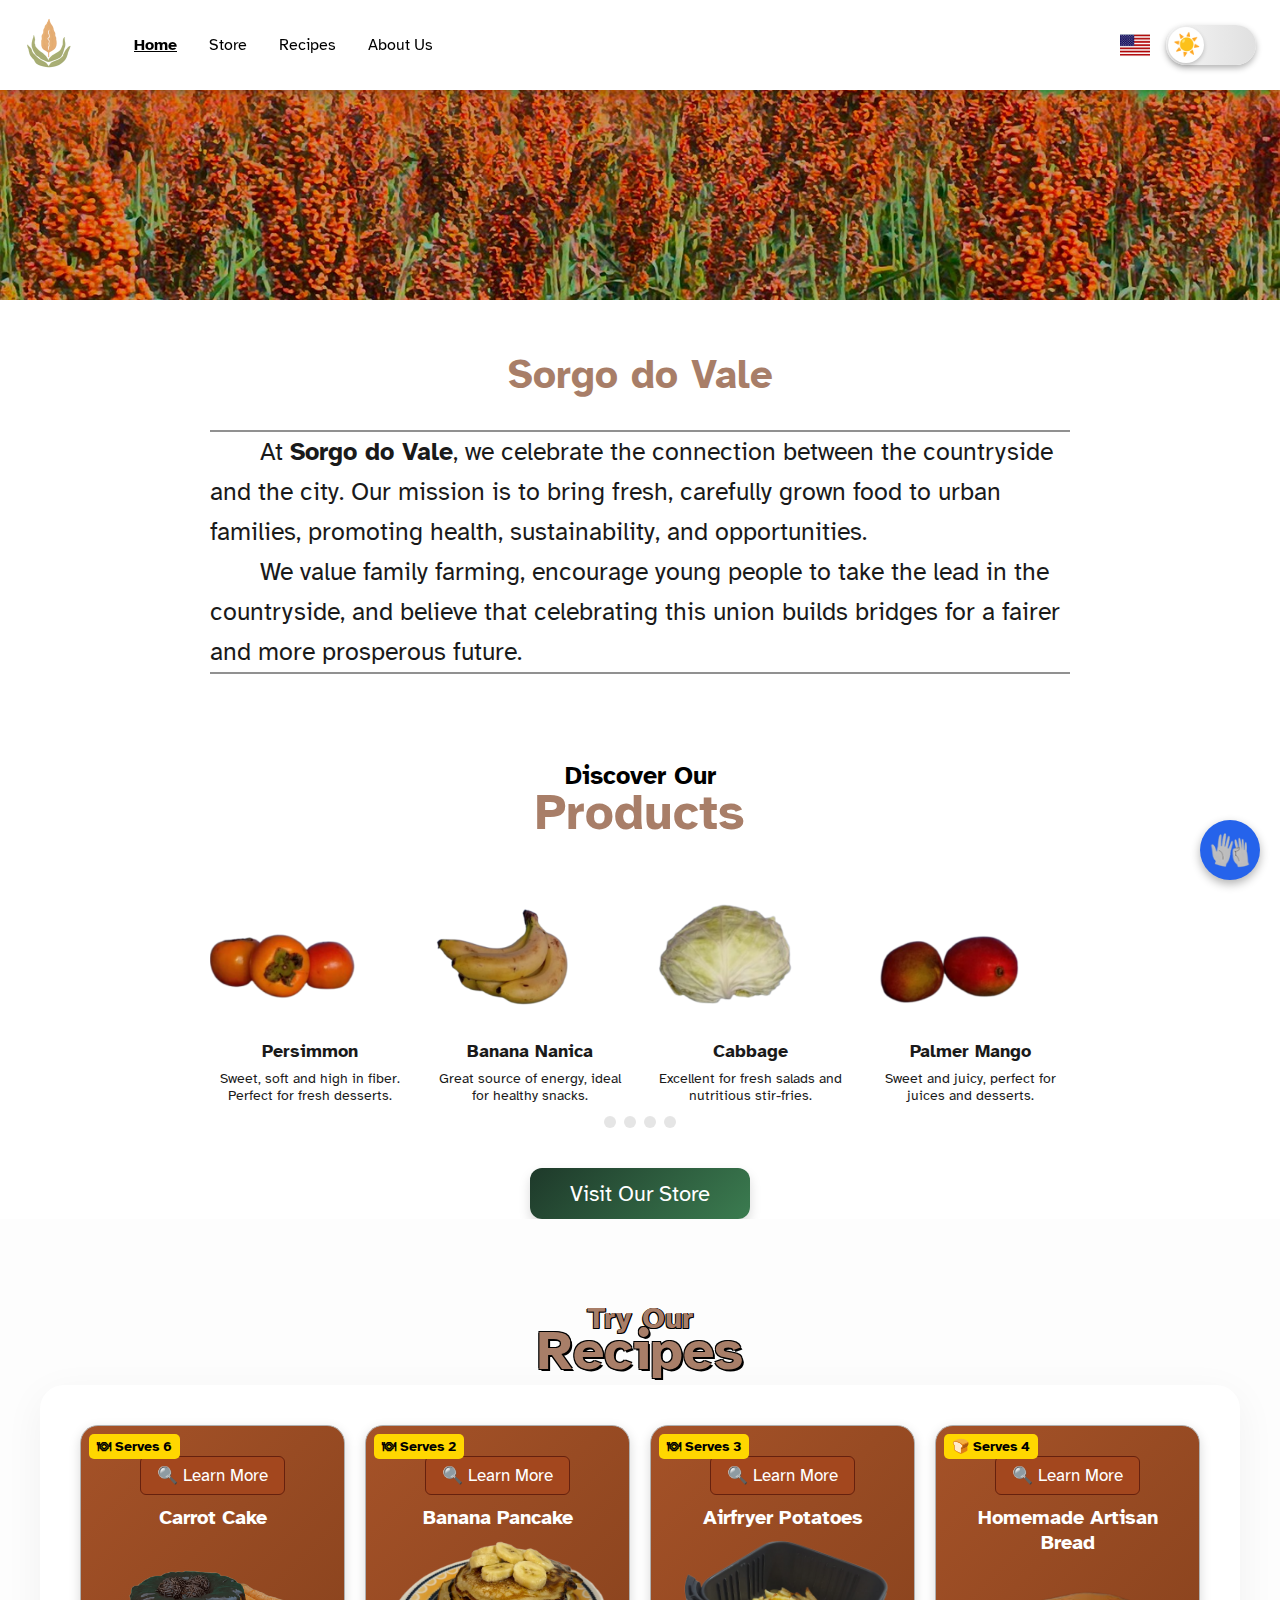
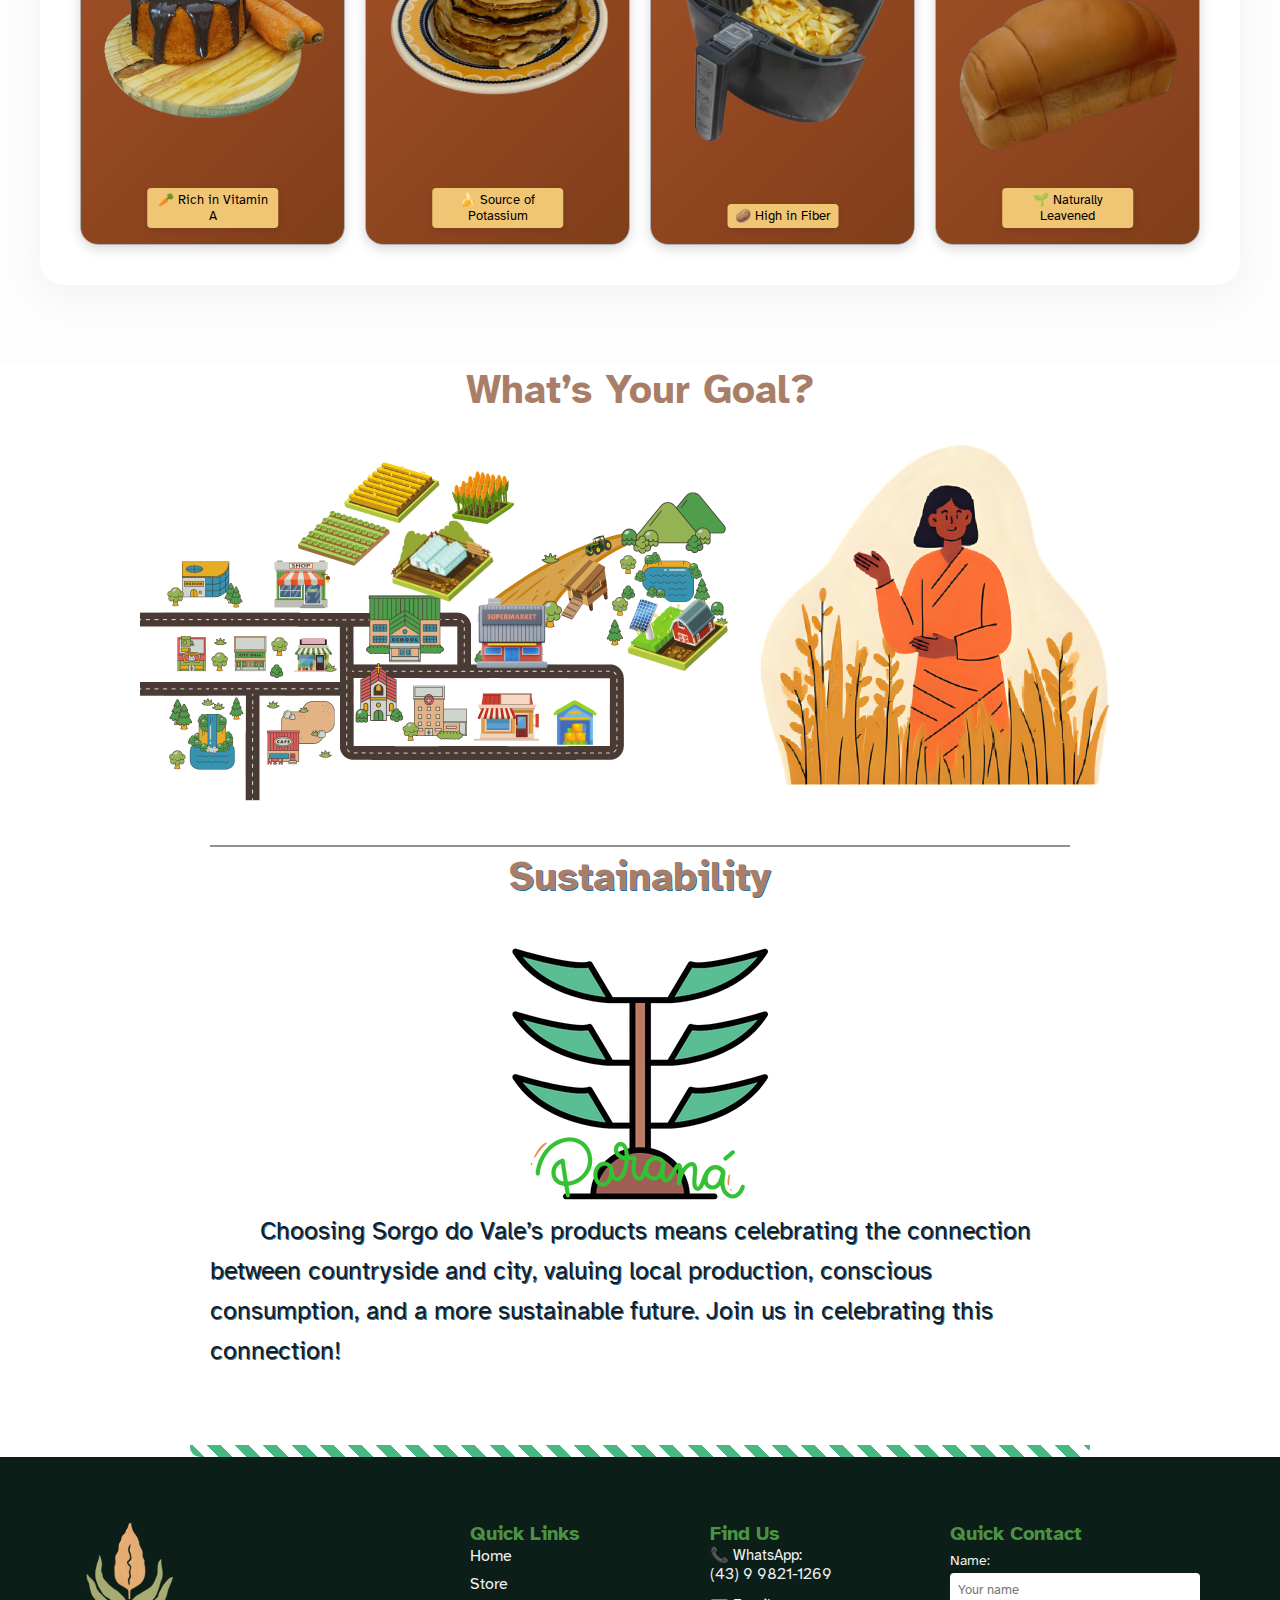
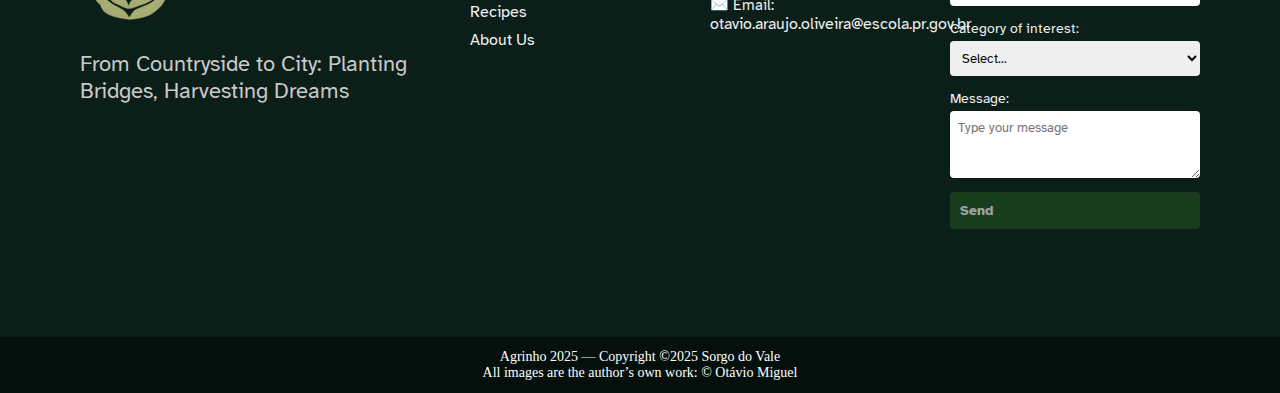
<file: english/index-en.html>
<!DOCTYPE html>
<html lang="en">

<head>
    <!-- Meta tags -->
    <meta charset="UTF-8">
    <meta name="viewport" content="width=device-width, initial-scale=1.0">
    <meta name="description"
        content="Sorgo do Vale connects the countryside and the city, offering fresh family-farmed products with a focus on sustainability, flavor, and opportunities.">
    <meta name="author" content="Otávio Miguel">

    <link rel="preload" href="../assets/img/cursor.cur" as="image">

    <!-- Link css -->
    <link rel="stylesheet" href="../assets/css/paginas/index/styles.css">
    <link rel="stylesheet" href="../assets/css/paginas/responsivo/mobile.css">

    <!-- Link fonts Adequadas para Acessibilidade -->
    <link href="https://fonts.googleapis.com/css2?family=Atkinson+Hyperlegible&display=swap" rel="stylesheet">

    <!-- Title main -->
    <title>Agrinho 2025</title>

    <!-- Favicon -->
    <link rel="icon" href="../assets/img/sorgo-icon.png" type="image/x-icon">

</head>

<body>
    <!-- === Global Accessibility Toggles === -->
    <input type="checkbox" id="fontSizeToggle" class="option-toggle">
    <input type="checkbox" id="cursorToggle" class="option-toggle">
    <input type="checkbox" id="contrastToggle" class="option-toggle">
    <input type="checkbox" id="linksModeToggle" class="option-toggle">
    <input type="checkbox" id="grayScaleToggle" class="option-toggle">
    <input type="checkbox" id="darkModeToggle" class="option-toggle">

    <header>
        <!-- === Accessibility Panel === -->
        <input type="checkbox" id="accessibilityToggle" class="accessibility-toggle">

        <!-- Floating Accessibility Button -->
        <label for="accessibilityToggle" class="accessibility-btn pulse-animation"
            aria-label="Open accessibility options" tabindex="0">
            <img class="icon-open" src="../assets/img/accessibility-icon.png" alt="Open acessibility panel">
            <img class="icon-close" src="../assets/img/accessibility-icon-close.png" alt="Close accessibility panel">
        </label>

        <!-- Accessibility Options Panel -->
        <div class="accessibility-panel">
            <h2>Accessibility Options</h2>

            <label for="cursorToggle" class="accessibility-option desktop-only" id="cursor-label" tabindex="0">
                <div class="accessibility-icon">
                    <img src="../assets/img/accessibility-cursorToggle.png" alt="">
                </div>
                <span>Large Cursor</span>
            </label>

            <label for="fontSizeToggle" class="accessibility-option" id="font-label" tabindex="0">
                <div class="accessibility-icon">
                    <img src="../assets/img/accessibility-fontSizeToggle.png" alt="">
                </div>
                <span>Large Font</span>
            </label>

            <label for="contrastToggle" class="accessibility-option" id="contrast-label" tabindex="0">
                <div class="accessibility-icon">
                    <img src="../assets/img/accessibility-contrastToggle.png" alt="">
                </div>
                <span>High Contrast</span>
            </label>

            <label for="linksModeToggle" class="accessibility-option" id="linksmode-label" tabindex="0">
                <div class="accessibility-icon">
                    <img src="../assets/img/accessibility-linksModeToggle.png" alt="">
                </div>
                <span>Highlighted Links</span>
            </label>

            <label for="grayScaleToggle" class="accessibility-option" id="grayscale-label" tabindex="0">
                <div class="accessibility-icon">
                    <img src="../assets/img/accessibility-grayScaleToggle.png" alt="">
                </div>
                <span>Grayscale</span>
            </label>

            <button id="resetAccessibility" class="accessibility-option resetAccessibility">
                <div class="accessibility-icon">
                    <img src="../assets/img/accessibility-reset.png" alt="">
                </div>
                <span>Reset Accessibility</span>
            </button>
        </div>

        <!-- === Main Navigation === -->
        <nav class="navegation">
            <div class="nav-left">
                <span class="logo">
                    <img src="../assets/img/sorgo-icon.png" alt="Sorgo do Vale Logo">
                </span>
            </div>

            <!-- Mobile Menu Toggle -->
            <input type="checkbox" id="menu-toggle" class="menu-toggle">
            <label for="menu-toggle" class="mobile-menu" aria-label="Open navigation menu" tabindex="0">
                <div class="nav-icon"><span></span></div>
            </label>

            <!-- Desktop Menu -->
            <ul class="nav-list">
                <li><a href="index-en.html#home" id="link-home" aria-current="page">Home</a></li>
                <li><a href="loja-en.html" id="link-produtos">Store</a></li>
                <li><a href="index-en.html#receitas" id="link-receitas">Recipes</a></li>
                <li><a href="sobre-en.html" id="link-sobre">About Us</a></li>
            </ul>

            <!-- === Mobile Slide Menu === -->
            <ul class="header-menu">
                <li><a href="index-en.html#home" aria-current="page">Home</a></li>
                <li><a href="loja-en.html">Store</a></li>
                <li><a href="index-en.html#receitas">Recipes</a></li>
                <li><a href="sobre-en.html">About Us</a></li>
                <li>
                    <!-- Night Mode toggle mobile -->
                    <label for="darkModeToggle" class="btn-mode-night mobile-only"
                        aria-label="Activate or deactivate night mode"></label>

                    <!-- Language toggle mobile -->
                    <label for="languageToggle" class="languageButton mobile-only" aria-label="Open language panel"
                        tabindex="0">
                        <img class="brlanguage" src="../assets/img/en.png" alt="Change Language">
                    </label>
                </li>
            </ul>

            <!-- === Desktop Right Buttons === -->
            <div class="nav-right">
                <!-- Language button desktop -->
                <label for="languageToggle" class="languageButton desktop-only" aria-label="Open language panel"
                    tabindex="0">
                    <img class="brlanguage" src="../assets/img/en.png" alt="Change Language">
                </label>
                <input type="checkbox" id="languageToggle" class="languageToggle">

                <!-- Language Panel -->
                <div class="language-panel">
                    <label for="languageToggle" class="close-language-panel" tabindex="0"
                        aria-label="Close language panel">✖</label>
                    <h1>Select Language</h1>
                    <div class="language-options">
                        <a href="../index.html" class="lang-btn br" aria-label="Portuguese" tabindex="0">🇧🇷 Portuguese</a>
                        <span class="lang-btn en" aria-label="English" aria-current="page">🇬🇧 English</span>
                    </div>
                </div>

                <!-- Night mode toggle desktop -->
                <label for="darkModeToggle" class="btn-mode-night desktop-only"
                    aria-label="Activate or deactivate night mode" tabindex="0"></label>

            </div>
        </nav>
    </header>

    <!-- === Background no topo da página === -->
    <div class="backgroundimage" id="home">
        <img src="../assets/img/sorgo.jpg" alt="Banner com plantação de sorgo">
    </div>

    <section class="sobre">
        <!-- === Seção Breve Sobre === -->
        <div class="brevesobre">
            <h1>Sorgo do Vale</h1>
            <hr class="styled-line">
            <p>
                At <b>Sorgo do Vale</b>, we celebrate the connection between the countryside and the city.
                Our mission is to bring fresh, carefully grown food to urban families, promoting health,
                sustainability, and opportunities.
            </p>
            <p>
                We value family farming, encourage young people to take the lead in the countryside,
                and believe that celebrating this union builds bridges for a fairer and more prosperous
                future.
            </p>
            <hr class="styled-line">
        </div>
    </section>

    <!-- === Seção Produtos === -->
    <section class="produtos" id="produtos">

        <!-- === Products Title === -->
        <div class="produtos-header">
            <br><br>
            <h1>Discover Our</h1>
            <h2>Products</h2>
        </div>

        <!-- === Galeria de Produtos === -->
        <div class="produtos-galeria">
            <div class="produtos-lista">

                <!-- Produto 1 -->
                <div class="produto-item">
                    <img src="../assets/img/caqui.png" alt="Persimmon">
                    <div class="descricao">
                        <h2>Persimmon</h2>
                        <p>Sweet, soft and high in fiber. Perfect for fresh desserts.</p>
                    </div>
                </div>

                <!-- Produto 2 -->
                <div class="produto-item">
                    <img src="../assets/img/banana.png" alt="Banana">
                    <div class="descricao">
                        <h2>Banana Nanica</h2>
                        <p>Great source of energy, ideal for healthy snacks.</p>
                    </div>
                </div>

                <!-- Produto 3 -->
                <div class="produto-item">
                    <img src="../assets/img/repolho.png" alt="Cabbage">
                    <div class="descricao">
                        <h2>Cabbage</h2>
                        <p>Excellent for fresh salads and nutritious stir-fries.</p>
                    </div>
                </div>

                <!-- Produto 4 -->
                <div class="produto-item">
                    <img src="../assets/img/manga.png" alt="Mango">
                    <div class="descricao">
                        <h2>Palmer Mango</h2>
                        <p>Sweet and juicy, perfect for juices and desserts.</p>
                    </div>
                </div>
            </div>

            <!-- === Indicadores decorativos === -->
            <div class="produtos-indicadores">
                <span></span>
                <span></span>
                <span></span>
                <span></span>
            </div>
        </div>
        </div>

        <!-- === Store Button === -->
        <div class="saibamais">
            <button onclick="window.location.href='loja-en.html'">Visit Our Store</button>
        </div>
    </section>


    <!-- === Recipes Section === -->
    <section class="receitas" id="receitas">
        <!-- Section Title outside the container to stay within the background -->
        <div class="receitas-container">
            <h1>Try Our</h1>
            <h2>Recipes</h2>

            <!-- === Recipe Book === -->
            <div class="livroreceitas">

                <!-- === Recipe: Carrot Cake === -->
                <div class="receita bolo">
                    <span class="etiqueta">🍽 Serves 6</span>
                    <button class="saiba-mais">🔍 Learn More</button>
                    <h3>Carrot Cake</h3>
                    <img src="../assets/img/bolodecenoura.png" alt="Carrot cake">
                    <div class="nutricional">🥕 Rich in Vitamin A</div>
                    <p class="paragrafo">
                        <strong>Ingredients:</strong><br>
                        3 medium carrots, 3 eggs, 1 cup oil, 2 cups sugar, 2 cups all-purpose flour, 1 tbsp baking
                        powder.<br><br>
                        <strong>Preparation:</strong><br>
                        Blend the liquids, mix with the dry ingredients, bake at 180°C for 40 min.
                    </p>
                </div>

                <!-- === Recipe: Banana Pancake === -->
                <div class="receita">
                    <span class="etiqueta">🍽 Serves 2</span>
                    <button class="saiba-mais">🔍 Learn More</button>
                    <h3>Banana Pancake</h3>
                    <img src="../assets/img/panqueca.png" alt="Banana pancake">
                    <div class="nutricional">🍌 Source of Potassium</div>
                    <p class="paragrafo">
                        <strong>Ingredients:</strong><br>
                        1 ripe banana, 2 eggs, oil for greasing.<br><br>
                        <strong>Preparation:</strong><br>
                        Mash the banana and mix with the eggs until smooth. Heat a greased non-stick pan, pour small
                        portions, and brown on both sides.
                    </p>
                </div>

                <!-- === Recipe: Airfryer Potatoes === -->
                <div class="receita">
                    <span class="etiqueta">🍽 Serves 3</span>
                    <button class="saiba-mais">🔍 Learn More</button>
                    <h3>Airfryer Potatoes</h3>
                    <img src="../assets/img/batata-airfryer.png" alt="Airfryer potatoes">
                    <div class="nutricional">🥔 High in Fiber</div>
                    <p class="paragrafo">
                        <strong>Ingredients:</strong><br>
                        3 large potatoes, 1 tbsp olive oil, salt and pepper to taste.<br><br>
                        <strong>Preparation:</strong><br>
                        Cut the potatoes into strips and season. Preheat the airfryer to 200°C. Arrange the potatoes in
                        a single layer and cook for 15–20 minutes or until golden.
                    </p>
                </div>

                <!-- === Recipe: Homemade Bread === -->
                <div class="receita">
                    <span class="etiqueta">🍞 Serves 4</span>
                    <button class="saiba-mais">🔍 Learn More</button>
                    <h3>Homemade Artisan Bread</h3>
                    <img src="../assets/img/pao.png" alt="Homemade Artisan Bread">
                    <div class="nutricional">🌱 Naturally Leavened</div>
                    <p class="paragrafo">
                        <strong>Ingredients:</strong><br>
                        500g all-purpose flour, 300ml filtered water, 100g natural sourdough starter (levain), 10g
                        salt.<br><br>
                        <strong>Preparation:</strong><br>
                        Mix all ingredients until you get a smooth dough. Let it rest for 30 minutes, then fold the
                        dough a few times. Refrigerate for at least 12 hours for natural fermentation. Remove from the
                        fridge, shape the bread, let it rise until doubled in size, and bake in a preheated oven at
                        220°C (428°F) for about 30 to 40 minutes.
                    </p>
                </div>

            </div>
        </div>
    </section>


    <!-- === Mapa Interativo === -->
    <section>
        <div class="interactive-map">
            <h1>What’s Your Goal?</h1>
            <div class="map-container">
                <div class="map-wrapper">

                    <!-- === Ícones Fixos === -->
                    <div class="school-wrapper" tabindex="0">
                        <img src="../assets/img/school.png" class="school" alt="School">
                    </div>

                    <div class="market-wrapper" tabindex="0">
                        <img src="../assets/img/market.png" class="market" alt="Market">
                    </div>

                    <div class="dome-wrapper" tabindex="0">
                        <img src="../assets/img/dome.png" class="dome" alt="Dome">
                    </div>

                    <div class="wheat-wrapper" tabindex="0">
                        <img src="../assets/img/wheat.png" class="wheat" alt="Wheat">
                    </div>

                    <div class="corn-wrapper" tabindex="0">
                        <img src="../assets/img/corn.png" class="corn" alt="Corn">
                    </div>

                    <div class="warehouse-wrapper" tabindex="0">
                        <img src="../assets/img/warehouse.png" class="warehouse" alt="Warehouse">
                    </div>

                    <div class="farm-wrapper" tabindex="0">
                        <img src="../assets/img/farm.png" class="farm" alt="Farm">
                    </div>

                    <!-- === Imagem do Mapa === -->
                    <img src="../assets/img/all.png" class="map-all no-link" alt="Map Complete">

                    <!-- === Info Cards === -->
                    <div class="info-card school-info">
                        <span>🏫</span>
                        <h2>State School</h2>
                        <p>
                            The school encourages sustainable practices and agro-focused activities with
                            local students.
                        </p>
                    </div>

                    <div class="info-card market-info">
                        <span>🛒</span>
                        <h2>Local Market</h2>
                        <p>A space where family-farmed products are sold directly to the urban community.</p>
                    </div>

                    <div class="info-card dome-info">
                        <span>🎪</span>
                        <h2>Community Greenhouse</h2>
                        <p>
                            A protected cultivation area where modern techniques boost productivity and
                            sustainability.
                        </p>
                    </div>

                    <div class="info-card wheat-info">
                        <span>🌾</span>
                        <h2>Wheat Plantation</h2>
                        <p>
                            A rural area for grain crops, serving as an example of conscious agricultural
                            production.
                        </p>
                    </div>

                    <div class="info-card corn-info">
                        <span>🌽</span>
                        <h2>Corn Field</h2>
                        <p>
                            This corn plantation supplies local markets and promotes regional product
                            consumption.
                        </p>
                    </div>

                    <div class="info-card farm-info">
                        <span>🌞</span>
                        <h2>Sustainable Farm</h2>
                        <p>
                            This farm uses solar energy and sustainable techniques for conscious agricultural
                            production.
                        </p>
                    </div>

                    <div class="info-card warehouse-info">
                        <span>📦</span>
                        <h2>Central Warehouse</h2>
                        <p>
                            Responsible for storing, organizing, and efficiently distributing family-farmed
                            products.
                        </p>
                    </div>
                </div>

                <!-- === Ilustração ao lado === -->
                <img class="woman no-link" src="../assets/img/interact-map.png"
                    alt="Illustration of a woman with interactive map">
            </div>
        </div>
    </section>

    <!-- === Seção Sustentabilidade === -->
    <section class="susten">
        <div class="sustentabilidade">
            <hr class="styled-line">
            <h1>Sustainability</h1>
            <img src="../assets/img/sustentabilidade.png" alt="">
            <p>
                Choosing Sorgo do Vale’s products means celebrating the connection between countryside and city,
                valuing local production, conscious consumption, and a more sustainable future.
                Join us in celebrating this connection!
            </p>
        </div>
    </section>

    <!-- === Footer === -->
    <footer class="footer">
        <div class="footer-container">
            <div class="marca">
                <a href="#home">
                    <img src="../assets/img/sorgo-icon.png" alt="Sorgo do Vale Logo">
                </a>
                <p>From Countryside to City: Planting Bridges, Harvesting Dreams</p>
            </div>

            <div class="links" role="navigation" aria-label="Footer Quick Links">
                <strong class="titulo">Quick Links</strong>
                <div>
                    <a href="#home">Home</a>
                    <a href="loja-en.html">Store</a>
                    <a href="#receitas">Recipes</a>
                    <a href="sobre-en.html">About Us</a>
                </div>
            </div>

            <div class="info">
                <strong class="titulo">Find Us</strong>
                <p><span>📞</span> WhatsApp: <a href="https://wa.me/5543998211269" target="_blank">(43) 9 9821-1269</a>
                </p>
                <p class="no-scale"><span>✉️</span> Email: <a
                        href="mailto:otavio.araujo.oliveira@escola.pr.gov.br">otavio.araujo.oliveira@escola.pr.gov.br</a>
                </p>
            </div>

            <!-- === Contact Form === -->
            <div class="contato-footer">
                <strong class="titulo">Quick Contact</strong>
                <form action="#" method="post" onsubmit="return false">
                    <label for="nome">Name:</label>
                    <input type="text" id="nome" name="nome" placeholder="Your name" required>

                    <label for="categoria">Category of interest:</label>
                    <select id="categoria" name="categoria" required>
                        <option value="">Select...</option>
                        <option value="fruits">Fruits</option>
                        <option value="greens">Greens</option>
                        <option value="vegetables">Vegetables</option>
                    </select>

                    <label for="mensagem">Message:</label>
                    <textarea id="mensagem" name="mensagem" rows="3" placeholder="Type your message"
                        required></textarea>

                    <!-- Hidden checkbox -->
                    <input type="checkbox" id="enviarToggle" hidden>

                    <!-- Button is a label -->
                    <label for="enviarToggle" class="botao-enviar">Send</label>

                    <!-- Success message -->
                    <p class="mensagem-sucesso">Message sent successfully!</p>
                </form>
            </div>
        </div>
    </footer>

    <!-- === Copyright === -->
    <div id="copyright">
        <p>Agrinho 2025 — Copyright ©2025 Sorgo do Vale</p>
        <p>All images are the author’s own work: © Otávio Miguel</p>
    </div>

    <!-- === Scripts === -->
    <script src="../assets/js/scripts.js" defer></script>

</body>

</html>
</file>
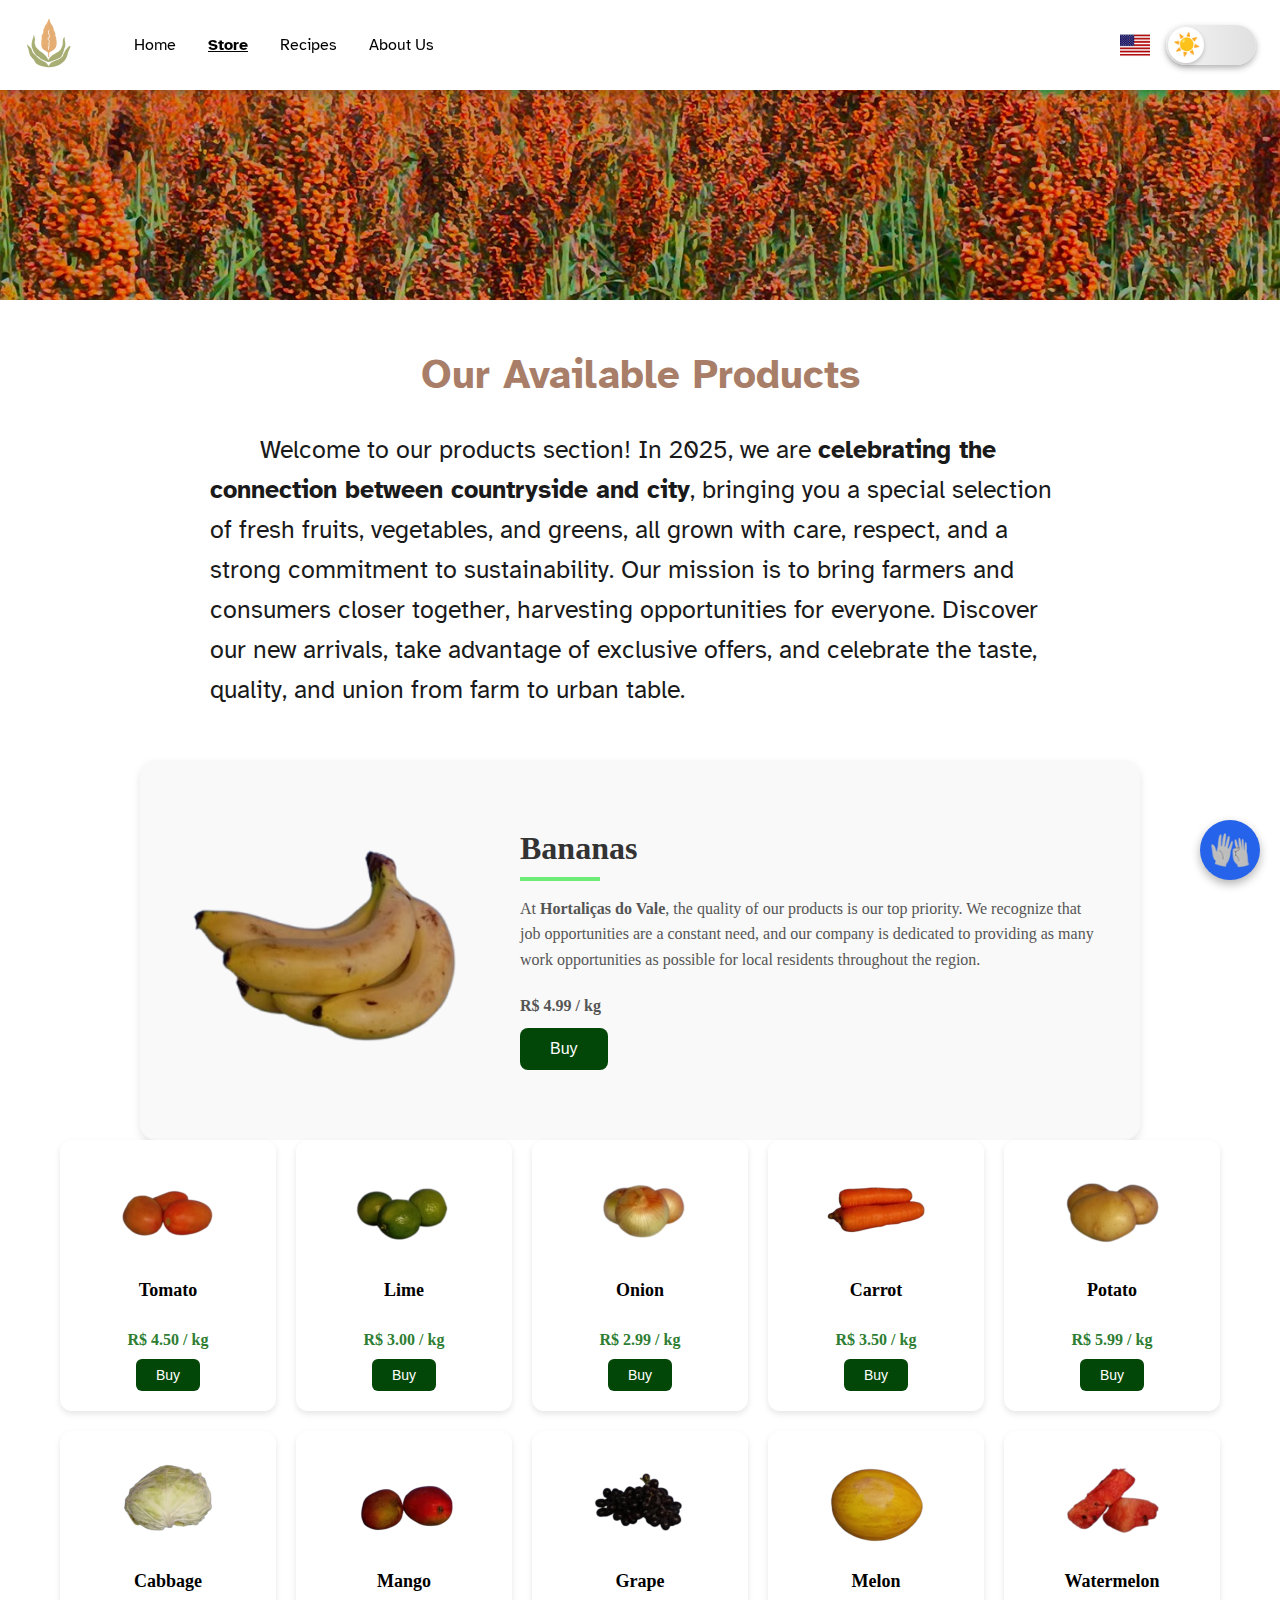
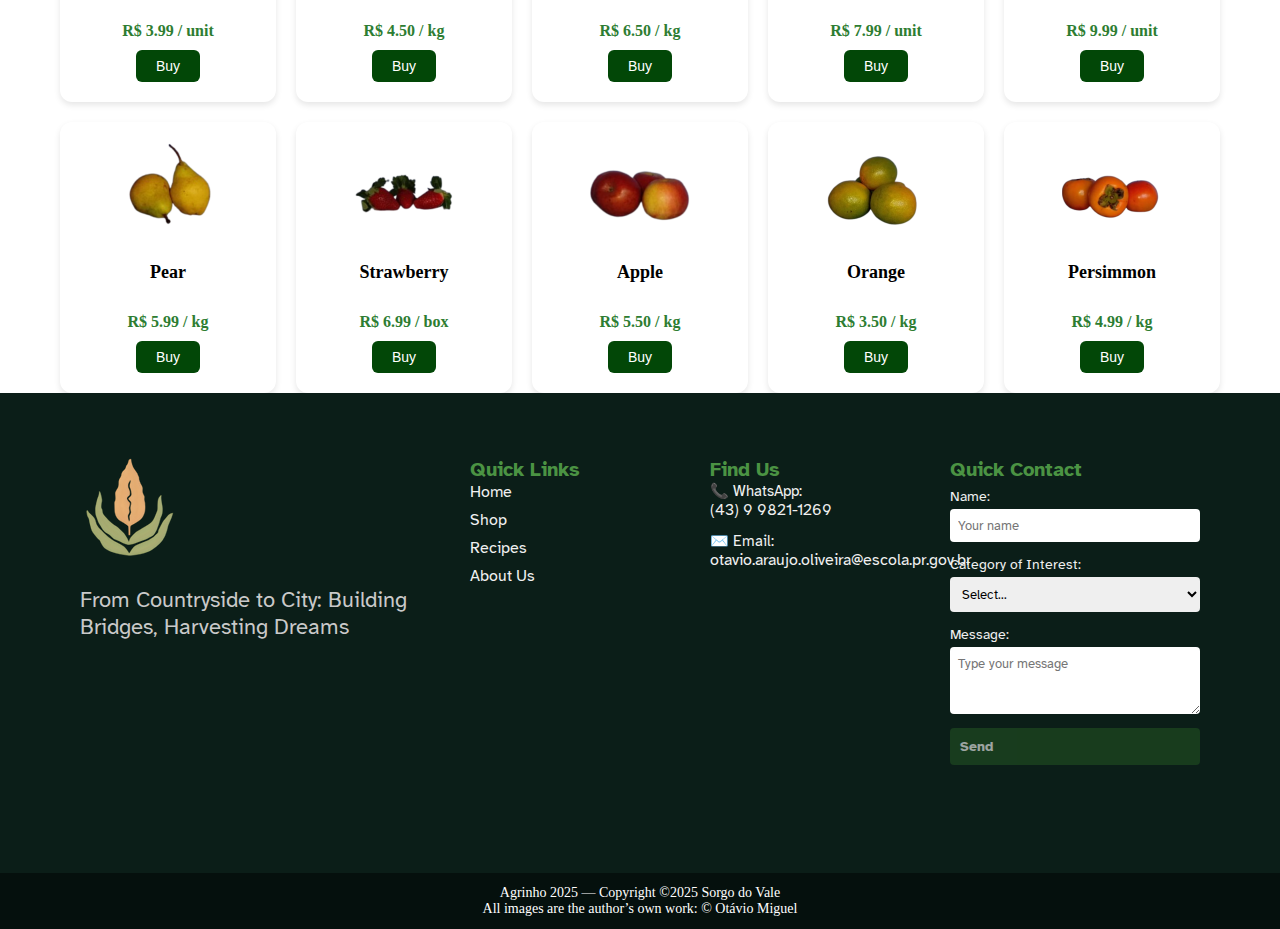
<file: english/loja-en.html>
<!DOCTYPE html>
<html lang="en">

<head>
  <!-- Meta tags -->
  <meta charset="UTF-8" />
  <meta name="viewport" content="width=device-width, initial-scale=1.0" />
  <meta name="description"
    content="Sorgo do Vale connects the countryside and the city, offering fresh family-farmed products with a focus on sustainability, flavor, and opportunities." />
  <meta name="author" content="Otávio Miguel" />

  <link rel="preload" href="../assets/img/cursor.cur" as="image" />

  <!-- Link css -->
  <link rel="stylesheet" href="../assets/css/paginas/loja/loja.css" />
  <link rel="stylesheet" href="../assets/css/paginas/responsivo/mobile.css" />

  <!-- Link fonts Adequadas para Acessibilidade -->
  <link href="https://fonts.googleapis.com/css2?family=Atkinson+Hyperlegible&display=swap" rel="stylesheet" />

  <!-- Title main -->
  <title>Agrinho 2025</title>

  <!-- Favicon -->
  <link rel="icon" href="../assets/img/sorgo-icon.png" type="image/x-icon" />
</head>

<body>
  <!-- === Global Accessibility Toggles === -->
  <input type="checkbox" id="fontSizeToggle" class="option-toggle" />
  <input type="checkbox" id="cursorToggle" class="option-toggle" />
  <input type="checkbox" id="contrastToggle" class="option-toggle" />
  <input type="checkbox" id="linksModeToggle" class="option-toggle" />
  <input type="checkbox" id="grayScaleToggle" class="option-toggle" />
  <input type="checkbox" id="darkModeToggle" class="option-toggle" />

  <header>
    <!-- === Accessibility Panel === -->
    <input type="checkbox" id="accessibilityToggle" class="accessibility-toggle" />

    <!-- Floating Accessibility Button -->
    <label for="accessibilityToggle" class="accessibility-btn pulse-animation" aria-label="Open accessibility options"
      tabindex="0">
      <img class="icon-open" src="../assets/img/accessibility-icon.png" alt="Open accessibility panel" />
      <img class="icon-close" src="../assets/img/accessibility-icon-close.png" alt="Close accessibility panel" />
    </label>

    <!-- Accessibility Options Panel -->
    <div class="accessibility-panel">
      <h2>Accessibility Options</h2>

      <label for="cursorToggle" class="accessibility-option desktop-only" id="cursor-label" tabindex="0">
        <div class="accessibility-icon">
          <img src="../assets/img/accessibility-cursorToggle.png" alt="" />
        </div>
        <span>Large Cursor</span>
      </label>

      <label for="fontSizeToggle" class="accessibility-option" id="font-label" tabindex="0">
        <div class="accessibility-icon">
          <img src="../assets/img/accessibility-fontSizeToggle.png" alt="" />
        </div>
        <span>Large Font</span>
      </label>

      <label for="contrastToggle" class="accessibility-option" id="contrast-label" tabindex="0">
        <div class="accessibility-icon">
          <img src="../assets/img/accessibility-contrastToggle.png" alt="" />
        </div>
        <span>High Contrast</span>
      </label>

      <label for="linksModeToggle" class="accessibility-option" id="linksmode-label" tabindex="0">
        <div class="accessibility-icon">
          <img src="../assets/img/accessibility-linksModeToggle.png" alt="" />
        </div>
        <span>Highlighted Links</span>
      </label>

      <label for="grayScaleToggle" class="accessibility-option" id="grayscale-label" tabindex="0">
        <div class="accessibility-icon">
          <img src="../assets/img/accessibility-grayScaleToggle.png" alt="" />
        </div>
        <span>Grayscale</span>
      </label>

      <button id="resetAccessibility" class="accessibility-option resetAccessibility">
        <div class="accessibility-icon">
          <img src="../assets/img/accessibility-reset.png" alt="" />
        </div>
        <span>Reset Accessibility</span>
      </button>
    </div>

    <!-- === Main Navigation === -->
    <nav class="navegation">
      <div class="nav-left">
        <span class="logo">
          <img src="../assets/img/sorgo-icon.png" alt="Sorgo do Vale Logo" />
        </span>
      </div>

      <!-- Mobile Menu Toggle -->
      <input type="checkbox" id="menu-toggle" class="menu-toggle" />
      <label for="menu-toggle" class="mobile-menu" aria-label="Open navigation menu" tabindex="0">
        <div class="nav-icon"><span></span></div>
      </label>

      <!-- Desktop Menu -->
      <ul class="nav-list">
        <li><a href="index-en.html" id="link-home">Home</a></li>
        <li><a href="loja-en.html" id="link-produtos" aria-current="page">Store</a></li>
        <li><a href="index-en.html#receitas" id="link-receitas">Recipes</a></li>
        <li><a href="sobre-en.html" id="link-sobre">About Us</a></li>
      </ul>

      <!-- === Mobile Slide Menu === -->
      <ul class="header-menu">
        <li><a href="index-en.html">Home</a></li>
        <li><a href="loja-en.html" aria-current="page">Store</a></li>
        <li><a href="index-en.html#receitas">Recipes</a></li>
        <li><a href="sobre-en.html">About Us</a></li>
        <li>
          <!-- Night mode toggle mobile -->
          <label for="darkModeToggle" class="btn-mode-night mobile-only"
            aria-label="Activate or deactivate night mode"></label>

          <!-- Language toggle mobile -->
          <label for="languageToggle" class="languageButton mobile-only" aria-label="Open language panel" tabindex="0">
            <img class="brlanguage" src="../assets/img/en.png" alt="Change Language" />
          </label>
        </li>
      </ul>

      <!-- === Desktop Right Buttons === -->
      <div class="nav-right">
        <!-- Language button desktop -->
        <label for="languageToggle" class="languageButton desktop-only" aria-label="Open language panel" tabindex="0">
          <img class="brlanguage" src="../assets/img/en.png" alt="Change Language" />
        </label>
        <input type="checkbox" id="languageToggle" class="languageToggle" />

        <!-- Language Panel -->
        <div class="language-panel">
          <label for="languageToggle" class="close-language-panel" aria-label="Close language panel"
            tabindex="0">✖</label>
          <h1>Select Language</h1>
          <div class="language-options">
            <a href="../loja.html" class="lang-btn br" aria-label="Portuguese" tabindex="0">🇧🇷 Portuguese</a>
            <span class="lang-btn en" aria-label="English" aria-current="page">🇬🇧 English</span>
          </div>
        </div>

        <!-- Night mode toggle desktop -->
        <label for="darkModeToggle" class="btn-mode-night desktop-only"
          aria-label="Activate or deactivate night mode" tabindex="0"></label>
      </div>
    </nav>
  </header>

  <!-- === Background at the top of the page === -->
  <main>
    <div class="backgroundimage" id="home">
      <img src="../assets/img/sorgo.jpg" alt="Banner com plantação de sorgo" />
    </div>

    <section class="brevesobre-wrapper">
      <div class="brevesobre">
        <h1>Our Available Products</h1>
        <p>
          Welcome to our products section! In 2025, we are
          <b>celebrating the connection between countryside and city</b>,
          bringing you a special selection of fresh fruits, vegetables, and
          greens, all grown with care, respect, and a strong commitment to
          sustainability. Our mission is to bring farmers and consumers closer
          together, harvesting opportunities for everyone. Discover our new
          arrivals, take advantage of exclusive offers, and celebrate the
          taste, quality, and union from farm to urban table.
        </p>
      </div>
    </section>

    <section class="inicio">
      <div class="produtoprincipal">
        <img src="../assets/img/banana.png" alt="" />
        <div class="info-produto">
          <h1>Bananas</h1>
          <hr class="styled-line" />
          <p>
            At <b>Hortaliças do Vale</b>, the quality of our products is our
            top priority. We recognize that job opportunities are a constant
            need, and our company is dedicated to providing as many work
            opportunities as possible for local residents throughout the
            region.
          </p>
          <p class="preco">R$ 4.99 / kg</p>
          <button class="botao-compra">Buy</button>
        </div>
      </div>
    </section>

    <section class="produtos">
      <div class="produtos-container">
        <!-- VEGETABLES & LEGUMES -->
        <!-- Tomato Card -->
        <div class="card-produto">
          <img src="../assets/img/tomate.png" alt="" />
          <h2>Tomato</h2>
          <p class="preco">R$ 4.50 / kg</p>
          <button class="botao-compra">Buy</button>
        </div>

        <!-- Lime Card -->
        <div class="card-produto">
          <img src="../assets/img/limao.png" alt="" />
          <h2>Lime</h2>
          <p class="preco">R$ 3.00 / kg</p>
          <button class="botao-compra">Buy</button>
        </div>

        <!-- Onion Card -->
        <div class="card-produto">
          <img src="../assets/img/cebola.png" alt="" />
          <h2>Onion</h2>
          <p class="preco">R$ 2.99 / kg</p>
          <button class="botao-compra">Buy</button>
        </div>

        <!-- Carrot Card -->
        <div class="card-produto">
          <img src="../assets/img/cenoura.png" alt="" />
          <h2>Carrot</h2>
          <p class="preco">R$ 3.50 / kg</p>
          <button class="botao-compra">Buy</button>
        </div>

        <!-- Potato Card -->
        <div class="card-produto">
          <img src="../assets/img/batata.png" alt="" />
          <h2>Potato</h2>
          <p class="preco">R$ 5.99 / kg</p>
          <button class="botao-compra">Buy</button>
        </div>

        <!-- Cabbage Card -->
        <div class="card-produto">
          <img src="../assets/img/repolho.png" alt="" />
          <h2>Cabbage</h2>
          <p class="preco">R$ 3.99 / unit</p>
          <button class="botao-compra">Buy</button>
        </div>

        <!-- FRUITS -->
        <!-- Mango Card -->
        <div class="card-produto">
          <img src="../assets/img/manga.png" alt="" />
          <h2>Mango</h2>
          <p class="preco">R$ 4.50 / kg</p>
          <button class="botao-compra">Buy</button>
        </div>

        <!-- Grape Card -->
        <div class="card-produto">
          <img src="../assets/img/uva.png" alt="" />
          <h2>Grape</h2>
          <p class="preco">R$ 6.50 / kg</p>
          <button class="botao-compra">Buy</button>
        </div>

        <!-- Melon Card -->
        <div class="card-produto">
          <img src="../assets/img/melao.png" alt="" />
          <h2>Melon</h2>
          <p class="preco">R$ 7.99 / unit</p>
          <button class="botao-compra">Buy</button>
        </div>

        <!-- Watermelon Card -->
        <div class="card-produto">
          <img src="../assets/img/melancia.png" alt="" />
          <h2>Watermelon</h2>
          <p class="preco">R$ 9.99 / unit</p>
          <button class="botao-compra">Buy</button>
        </div>

        <!-- Pear Card -->
        <div class="card-produto">
          <img src="../assets/img/pera.png" alt="" />
          <h2>Pear</h2>
          <p class="preco">R$ 5.99 / kg</p>
          <button class="botao-compra">Buy</button>
        </div>

        <!-- Strawberry Card -->
        <div class="card-produto">
          <img src="../assets/img/morango.png" alt="" />
          <h2>Strawberry</h2>
          <p class="preco">R$ 6.99 / box</p>
          <button class="botao-compra">Buy</button>
        </div>

        <!-- Apple Card -->
        <div class="card-produto">
          <img src="../assets/img/maca.png" alt="" />
          <h2>Apple</h2>
          <p class="preco">R$ 5.50 / kg</p>
          <button class="botao-compra">Buy</button>
        </div>

        <!-- Orange Card -->
        <div class="card-produto">
          <img src="../assets/img/laranja.png" alt="" />
          <h2>Orange</h2>
          <p class="preco">R$ 3.50 / kg</p>
          <button class="botao-compra">Buy</button>
        </div>

        <!-- Persimmon Card -->
        <div class="card-produto">
          <img src="../assets/img/caqui.png" alt="" />
          <h2>Persimmon</h2>
          <p class="preco">R$ 4.99 / kg</p>
          <button class="botao-compra">Buy</button>
        </div>
      </div>
    </section>
  </main>

  <!-- === Footer === -->
  <footer class="footer">
    <div class="footer-container">
      <div class="marca">
        <a href="#home">
          <img src="../assets/img/sorgo-icon.png" alt="Sorgo do Vale Logo" />
        </a>
        <p>From Countryside to City: Building Bridges, Harvesting Dreams</p>
      </div>

      <div class="links" role="navigation" aria-label="Footer Quick Links">
        <strong class="titulo">Quick Links</strong>
        <div>
          <a href="index-en.html">Home</a>
          <a href="loja-en.html">Shop</a>
          <a href="index-en.html#receitas">Recipes</a>
          <a href="sobre-en.html">About Us</a>
        </div>
      </div>

      <div class="info">
        <strong class="titulo">Find Us</strong>
        <p>
          <span>📞</span> WhatsApp:
          <a href="https://wa.me/5543998211269" target="_blank">(43) 9 9821-1269</a>
        </p>
        <p class="no-scale">
          <span>✉️</span> Email:
          <a href="mailto:otavio.araujo.oliveira@escola.pr.gov.br">otavio.araujo.oliveira@escola.pr.gov.br</a>
        </p>
      </div>

      <!-- === Contact Form === -->
      <div class="contato-footer">
        <strong class="titulo">Quick Contact</strong>
        <form action="#" method="post" onsubmit="return false">
          <label for="nome">Name:</label>
          <input type="text" id="nome" name="nome" placeholder="Your name" required />

          <label for="categoria">Category of Interest:</label>
          <select id="categoria" name="categoria" required>
            <option value="">Select...</option>
            <option value="frutas">Fruits</option>
            <option value="verduras">Vegetables</option>
            <option value="legumes">Legumes</option>
          </select>

          <label for="mensagem">Message:</label>
          <textarea id="mensagem" name="mensagem" rows="3" placeholder="Type your message" required></textarea>

          <!-- Hidden Checkbox -->
          <input type="checkbox" id="enviarToggle" hidden />

          <!-- Button is a label -->
          <label for="enviarToggle" class="botao-enviar">Send</label>

          <!-- Success Message -->
          <p class="mensagem-sucesso">Message sent successfully!</p>
        </form>
      </div>
    </div>
  </footer>

  <!-- === Copyright === -->
  <div id="copyright">
    <p>Agrinho 2025 — Copyright ©2025 Sorgo do Vale</p>
    <p>All images are the author’s own work: © Otávio Miguel</p>
  </div>

  <!-- === Scripts === -->
  <script src="../assets/js/scripts.js" defer></script>
</body>

</html>
</file>
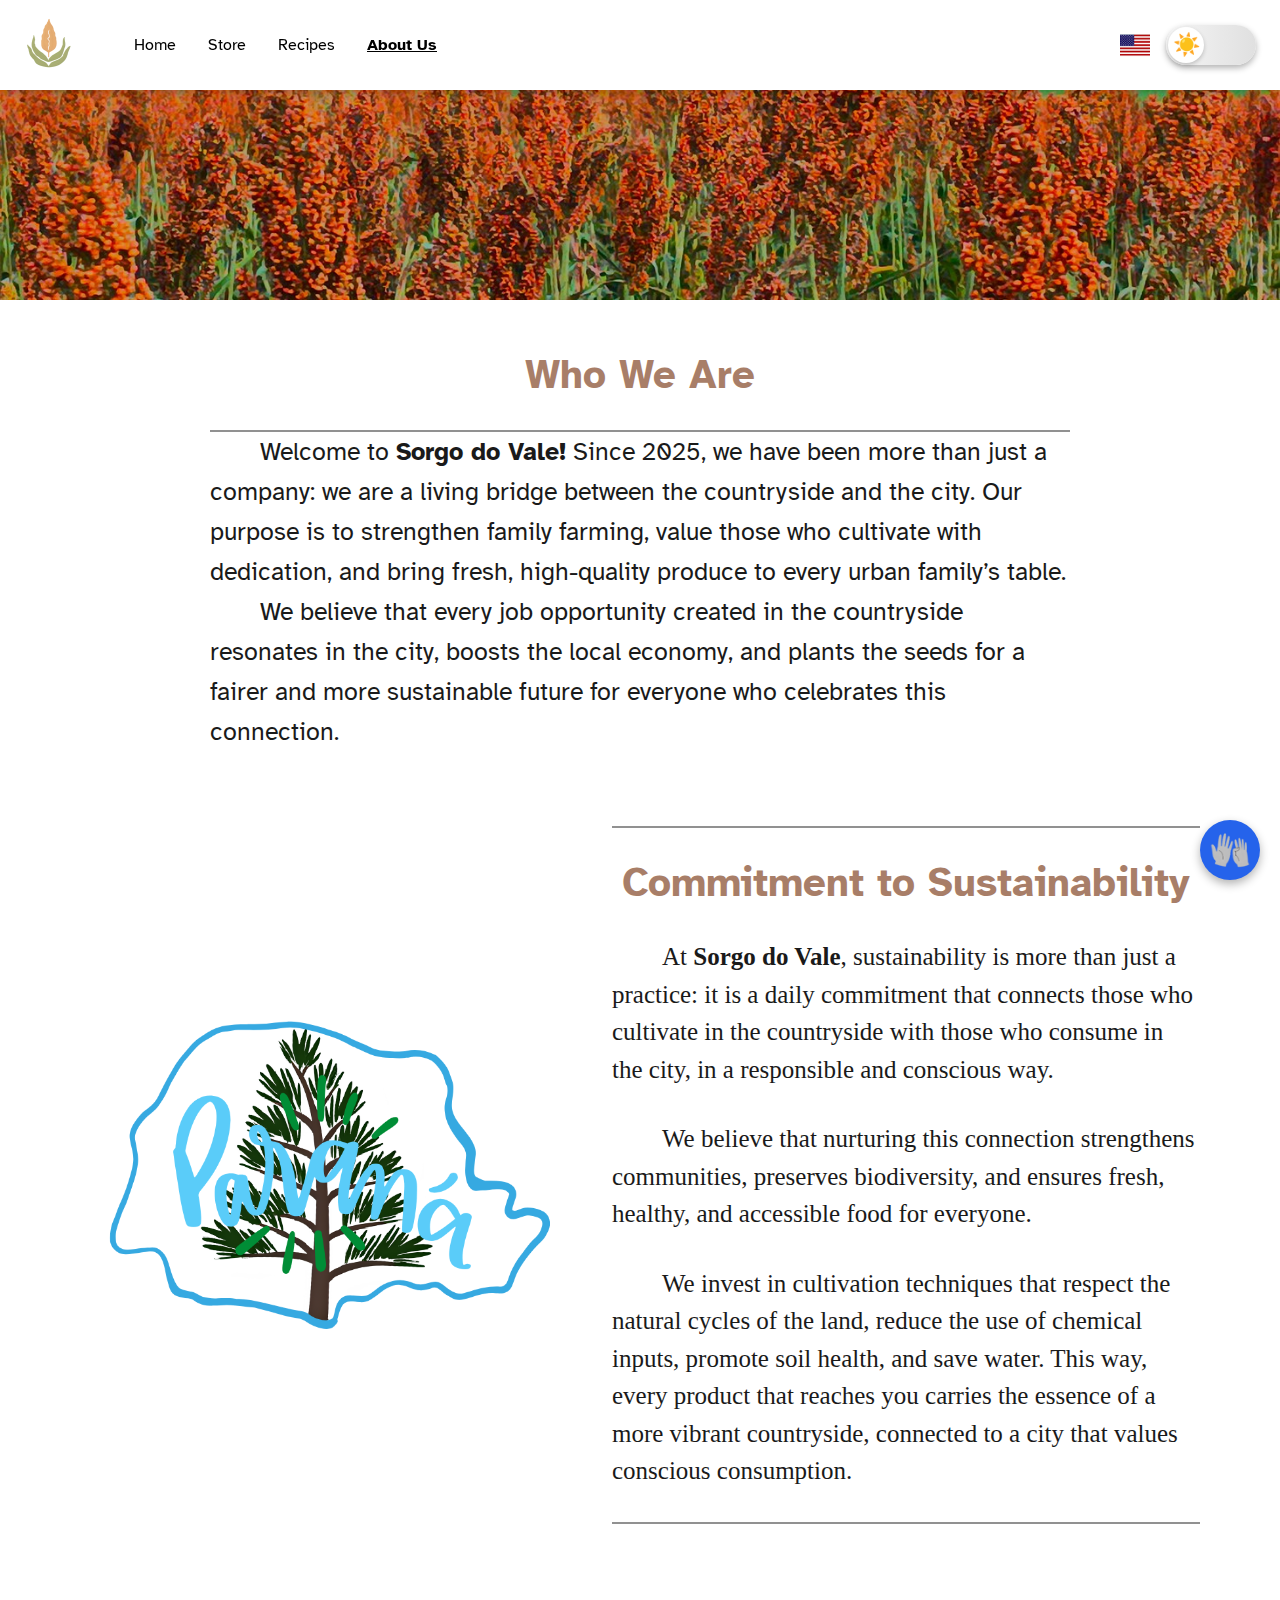
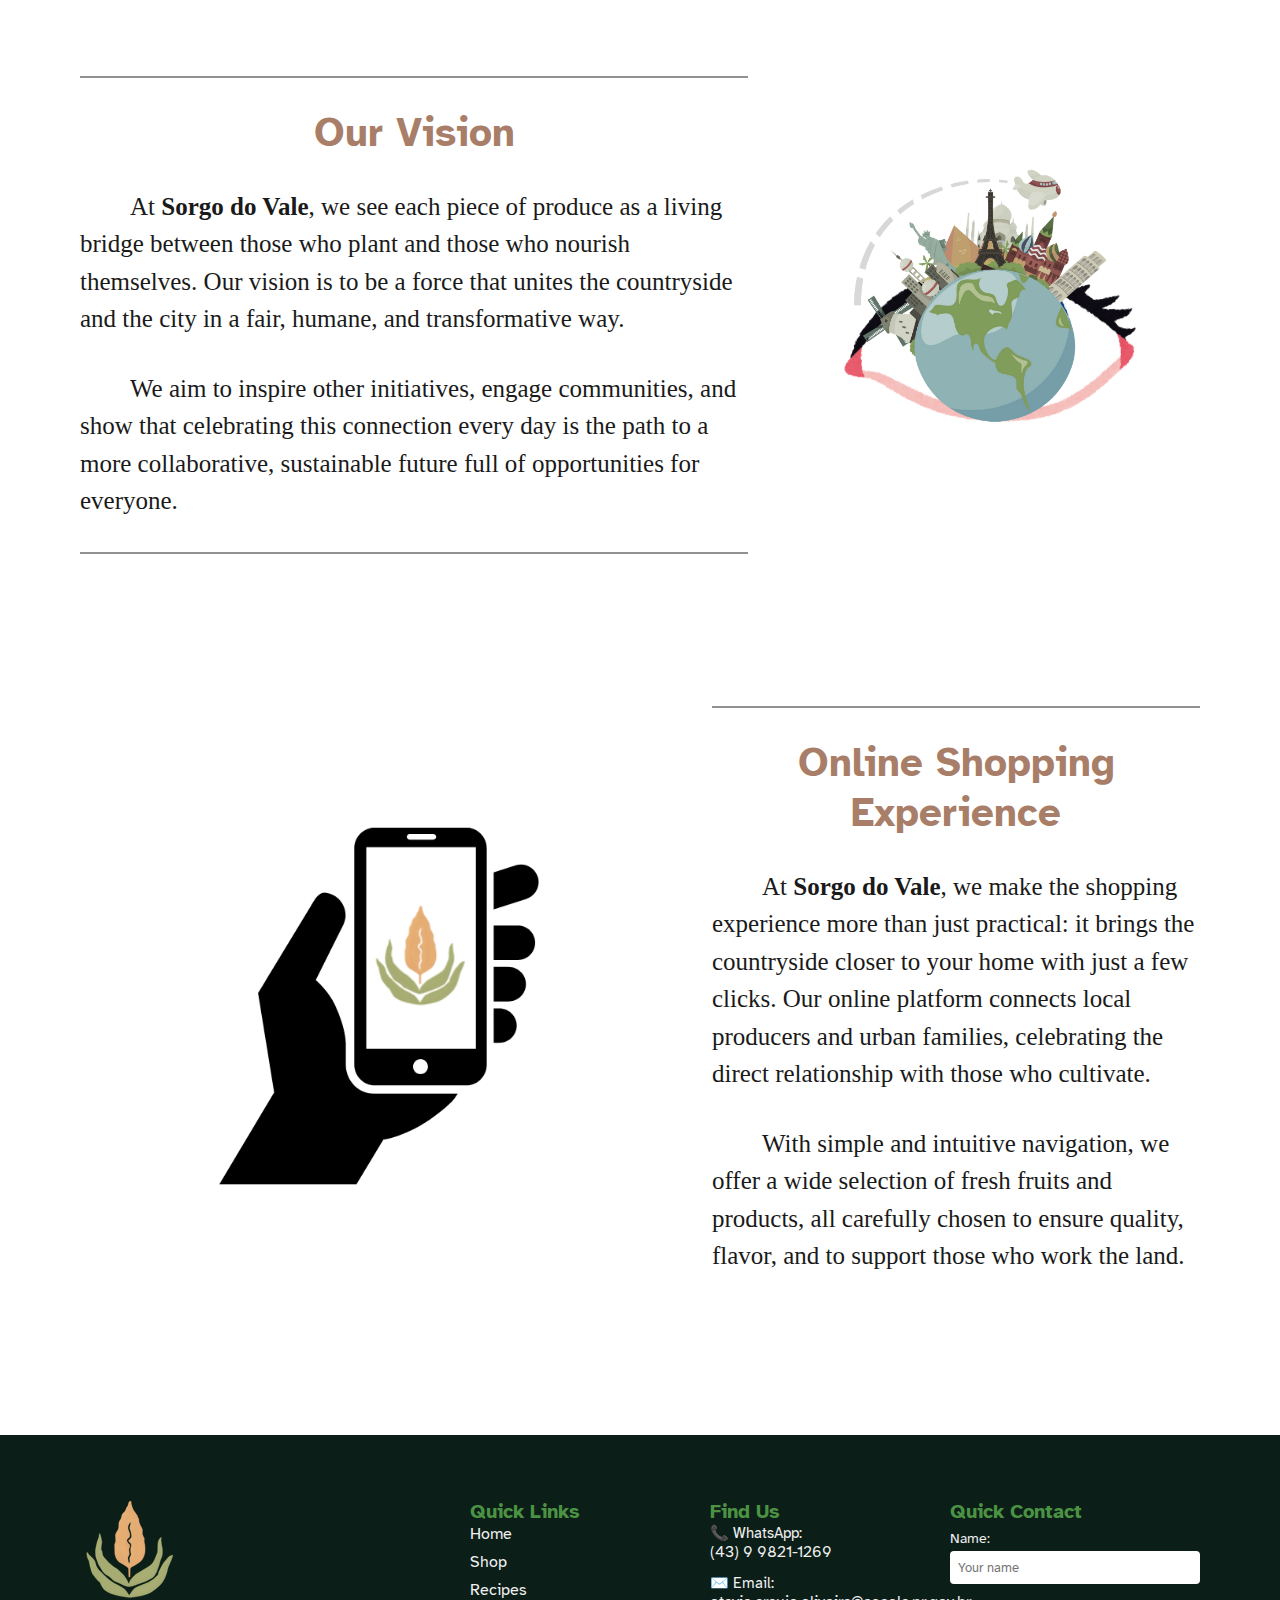
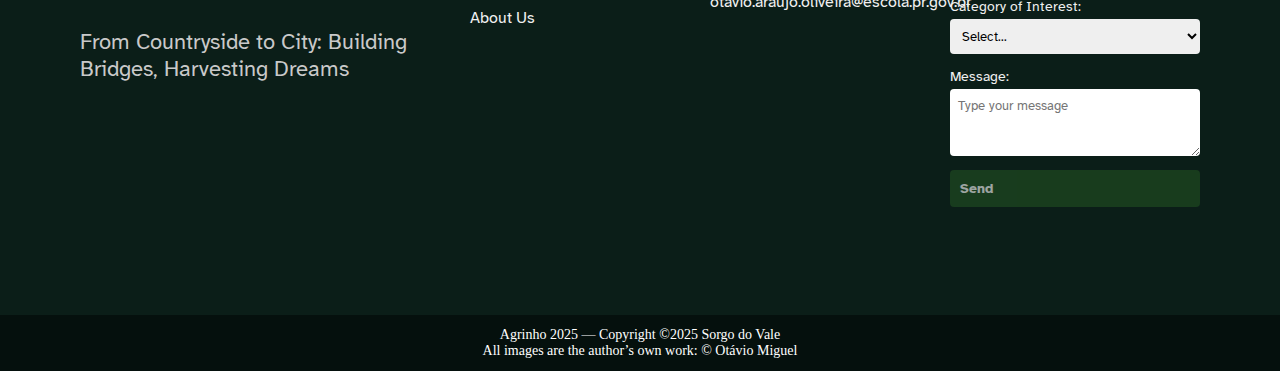
<file: english/sobre-en.html>
<!DOCTYPE html>
<html lang="en">

<head>
  <!-- Meta tags -->
  <meta charset="UTF-8" />
  <meta name="viewport" content="width=device-width, initial-scale=1.0" />
  <meta name="description"
    content="Sorgo do Vale connects the countryside and the city, offering fresh family-farmed products with a focus on sustainability, flavor, and opportunities." />
  <meta name="author" content="Otávio Miguel" />

  <link rel="preload" href="../assets/img/cursor.cur" as="image" />

  <!-- Link css -->
  <link rel="stylesheet" href="../assets/css/paginas/sobrenós/sobre.css" />
  <link rel="stylesheet" href="../assets/css/paginas/responsivo/mobile.css" />

  <!-- Link fonts Adequadas para Acessibilidade -->
  <link href="https://fonts.googleapis.com/css2?family=Atkinson+Hyperlegible&display=swap" rel="stylesheet" />

  <!-- Title main -->
  <title>Agrinho 2025</title>

  <!-- Favicon -->
  <link rel="icon" href="../assets/img/sorgo-icon.png" type="image/x-icon" />
</head>

<body>
  <!-- === Global Accessibility Toggles === -->
  <input type="checkbox" id="fontSizeToggle" class="option-toggle" />
  <input type="checkbox" id="cursorToggle" class="option-toggle" />
  <input type="checkbox" id="contrastToggle" class="option-toggle" />
  <input type="checkbox" id="linksModeToggle" class="option-toggle" />
  <input type="checkbox" id="grayScaleToggle" class="option-toggle" />
  <input type="checkbox" id="darkModeToggle" class="option-toggle" />

  <header>
    <!-- === Accessibility Panel === -->
    <input type="checkbox" id="accessibilityToggle" class="accessibility-toggle" />

    <!-- Floating Accessibility Button -->
    <label for="accessibilityToggle" class="accessibility-btn pulse-animation" aria-label="Open accessibility options"
      tabindex="0">
      <img class="icon-open" src="../assets/img/accessibility-icon.png" alt="Open accessibility panel" />
      <img class="icon-close" src="../assets/img/accessibility-icon-close.png" alt="Close accessibility panel" />
    </label>

    <!-- Accessibility Options Panel -->
    <div class="accessibility-panel">
      <h2>Accessibility Options</h2>

      <label for="cursorToggle" class="accessibility-option desktop-only" id="cursor-label" tabindex="0">
        <div class="accessibility-icon">
          <img src="../assets/img/accessibility-cursorToggle.png" alt="" />
        </div>
        <span>Large Cursor</span>
      </label>

      <label for="fontSizeToggle" class="accessibility-option" id="font-label" tabindex="0">
        <div class="accessibility-icon">
          <img src="../assets/img/accessibility-fontSizeToggle.png" alt="" />
        </div>
        <span>Large Font</span>
      </label>

      <label for="contrastToggle" class="accessibility-option" id="contrast-label" tabindex="0">
        <div class="accessibility-icon">
          <img src="../assets/img/accessibility-contrastToggle.png" alt="" />
        </div>
        <span>High Contrast</span>
      </label>

      <label for="linksModeToggle" class="accessibility-option" id="linksmode-label" tabindex="0">
        <div class="accessibility-icon">
          <img src="../assets/img/accessibility-linksModeToggle.png" alt="" />
        </div>
        <span>Highlighted Links</span>
      </label>

      <label for="grayScaleToggle" class="accessibility-option" id="grayscale-label" tabindex="0">
        <div class="accessibility-icon">
          <img src="../assets/img/accessibility-grayScaleToggle.png" alt="" />
        </div>
        <span>Grayscale</span>
      </label>

      <button id="resetAccessibility" class="accessibility-option resetAccessibility">
        <div class="accessibility-icon">
          <img src="../assets/img/accessibility-reset.png" alt="" />
        </div>
        <span>Reset Accessibility</span>
      </button>
    </div>

    <!-- === Main Navigation === -->
    <nav class="navegation">
      <div class="nav-left">
        <span class="logo">
          <img src="../assets/img/sorgo-icon.png" alt="Sorgo do Vale Logo" />
        </span>
      </div>

      <!-- Mobile Menu Toggle -->
      <input type="checkbox" id="menu-toggle" class="menu-toggle" />
      <label for="menu-toggle" class="mobile-menu" aria-label="Open navigation menu" tabindex="0">
        <div class="nav-icon"><span></span></div>
      </label>

      <!-- Desktop Menu -->
      <ul class="nav-list">
        <li><a href="index-en.html" id="link-home">Home</a></li>
        <li><a href="loja-en.html" id="link-produtos">Store</a></li>
        <li><a href="index-en.html#receitas" id="link-receitas">Recipes</a></li>
        <li><a href="sobre-en.html" id="link-sobre" aria-current="page">About Us</a></li>
      </ul>

      <!-- === Mobile Slide Menu === -->
      <ul class="header-menu">
        <li><a href="index-en.html">Home</a></li>
        <li><a href="loja-en.html">Store</a></li>
        <li><a href="index-en.html#receitas">Recipes</a></li>
        <li><a href="sobre-en.html" aria-current="page">About Us</a></li>
        <li>
          <!-- Night Mode toggle mobile -->
          <label for="darkModeToggle" class="btn-mode-night mobile-only"
            aria-label="Activate or deactivate night mode"></label>

          <!-- Language toggle mobile -->
          <label for="languageToggle" class="languageButton mobile-only" aria-label="Open language panel" tabindex="0">
            <img class="brlanguage" src="../assets/img/en.png" alt="Change Language" />
          </label>
        </li>
      </ul>

      <!-- === Desktop Right Buttons === -->
      <div class="nav-right">
        <!-- Language button desktop -->
        <label for="languageToggle" class="languageButton desktop-only" aria-label="Open language panel" tabindex="0">
          <img class="brlanguage" src="../assets/img/en.png" alt="Change Language" />
        </label>
        <input type="checkbox" id="languageToggle" class="languageToggle" />

        <!-- Language Panel -->
        <div class="language-panel">
          <label for="languageToggle" class="close-language-panel" aria-label="Close language panel"
            tabindex="0">✖</label>
          <h1>Select Language</h1>
          <div class="language-options">
            <a href="../sobre.html" class="lang-btn br" aria-label="Portuguese" tabindex="0">🇧🇷 Portuguese</a>
            <span class="lang-btn en" aria-label="English" aria-current="page">🇬🇧 English</span>
          </div>
        </div>

        <!-- Night Mode toggle desktop -->
        <label for="darkModeToggle" class="btn-mode-night desktop-only"
          aria-label="Activate or deactivate night mode" tabindex="0"></label>
      </div>
    </nav>
  </header>

  <!-- === Background no topo da página === -->
  <div class="backgroundimage" id="home">
    <img src="../assets/img/sorgo.jpg" alt="Banner com plantação de sorgo" />
  </div>

  <main>
    <div class="container">
      <section class="inicio">
        <div class="brevesobre">
          <h1>Who We Are</h1>
          <hr class="styled-line" />
          <p>
            Welcome to <strong>Sorgo do Vale!</strong> Since 2025, we have
            been more than just a company: we are a living bridge between the
            countryside and the city. Our purpose is to strengthen family
            farming, value those who cultivate with dedication, and bring
            fresh, high-quality produce to every urban family’s table.
          </p>
          <p>
            We believe that every job opportunity created in the countryside
            resonates in the city, boosts the local economy, and plants the
            seeds for a fairer and more sustainable future for everyone who
            celebrates this connection.
          </p>
        </div>
      </section>

      <section class="panel" id="sustentabilidade-card">
        <div class="panel-content">
          <img src="../assets/img/sobresustentabilidade.png" alt="Sustainability" width="500" height="350" />
          <div>
            <hr class="styled-line" />
            <h1>Commitment to Sustainability</h1>
            <p>
              At <strong>Sorgo do Vale</strong>, sustainability is more than
              just a practice: it is a daily commitment that connects those
              who cultivate in the countryside with those who consume in the
              city, in a responsible and conscious way.
            </p>
            <p>
              We believe that nurturing this connection strengthens
              communities, preserves biodiversity, and ensures fresh, healthy,
              and accessible food for everyone.
            </p>
            <p>
              We invest in cultivation techniques that respect the natural
              cycles of the land, reduce the use of chemical inputs, promote
              soil health, and save water. This way, every product that
              reaches you carries the essence of a more vibrant countryside,
              connected to a city that values conscious consumption.
            </p>
            <hr class="styled-line" />
          </div>
        </div>
      </section>

      <section class="panel" id="visao-card">
        <div class="panel-content">
          <div>
            <hr class="styled-line" />
            <h1>Our Vision</h1>
            <p>
              At <strong>Sorgo do Vale</strong>, we see each piece of produce
              as a living bridge between those who plant and those who nourish
              themselves. Our vision is to be a force that unites the
              countryside and the city in a fair, humane, and transformative
              way.
            </p>
            <p>
              We aim to inspire other initiatives, engage communities, and
              show that celebrating this connection every day is the path to a
              more collaborative, sustainable future full of opportunities for
              everyone.
            </p>
            <hr class="styled-line" />
          </div>
          <img src="../assets/img/visao.png" alt="Our Vision" width="420" height="320" />
        </div>
      </section>

      <section class="panel" id="experiência">
        <div class="panel-content">
          <img src="../assets/img/celular.png" alt="Online Shopping" width="600" height="500" />
          <div>
            <hr class="styled-line" />
            <h1>Online Shopping Experience</h1>
            <p>
              At <strong>Sorgo do Vale</strong>, we make the shopping
              experience more than just practical: it brings the countryside
              closer to your home with just a few clicks. Our online platform
              connects local producers and urban families, celebrating the
              direct relationship with those who cultivate.
            </p>
            <p>
              With simple and intuitive navigation, we offer a wide selection
              of fresh fruits and products, all carefully chosen to ensure
              quality, flavor, and to support those who work the land.
            </p>
          </div>
        </div>
      </section>
    </div>
  </main>

  <!-- === Footer === -->
  <footer class="footer">
    <div class="footer-container">
      <div class="marca">
        <a href="#home">
          <img src="../assets/img/sorgo-icon.png" alt="Sorgo do Vale Logo" />
        </a>
        <p>From Countryside to City: Building Bridges, Harvesting Dreams</p>
      </div>

      <div class="links" role="navigation" aria-label="Footer Quick Links">
        <strong class="titulo">Quick Links</strong>
        <div>
          <a href="index-en.html">Home</a>
          <a href="loja-en.html">Shop</a>
          <a href="index-en.html#receitas">Recipes</a>
          <a href="sobre-en.html">About Us</a>
        </div>
      </div>

      <div class="info">
        <strong class="titulo">Find Us</strong>
        <p>
          <span>📞</span> WhatsApp:
          <a href="https://wa.me/5543998211269" target="_blank">(43) 9 9821-1269</a>
        </p>
        <p class="no-scale">
          <span>✉️</span> Email:
          <a href="mailto:otavio.araujo.oliveira@escola.pr.gov.br">otavio.araujo.oliveira@escola.pr.gov.br</a>
        </p>
      </div>

      <!-- === Contact Form === -->
      <div class="contato-footer">
        <strong class="titulo">Quick Contact</strong>
        <form action="#" method="post" onsubmit="return false">
          <label for="nome">Name:</label>
          <input type="text" id="nome" name="nome" placeholder="Your name" required />

          <label for="categoria">Category of Interest:</label>
          <select id="categoria" name="categoria" required>
            <option value="">Select...</option>
            <option value="frutas">Fruits</option>
            <option value="verduras">Vegetables</option>
            <option value="legumes">Legumes</option>
          </select>

          <label for="mensagem">Message:</label>
          <textarea id="mensagem" name="mensagem" rows="3" placeholder="Type your message" required></textarea>

          <!-- Hidden Checkbox -->
          <input type="checkbox" id="enviarToggle" hidden />

          <!-- Button is a label -->
          <label for="enviarToggle" class="botao-enviar">Send</label>

          <!-- Success Message -->
          <p class="mensagem-sucesso">Message sent successfully!</p>
        </form>
      </div>
    </div>
  </footer>

  <!-- === Copyright === -->
  <div id="copyright">
    <p>Agrinho 2025 — Copyright ©2025 Sorgo do Vale</p>
    <p>All images are the author’s own work: © Otávio Miguel</p>
  </div>

  <!-- === Scripts === -->
  <script src="../assets/js/scripts.js" defer></script>
</body>

</html>
</file>
<file: assets/css/paginas/responsivo/mobile.css>
:root {
  --fonte-base: "Atkinson Hyperlegible", Arial, sans-serif;
  --cor-paragrafosnightmode: #f5e5e5;
}

/* Estado base: escondido no desktop */
/* ===========================================
   Menu Mobile Responsivo
   ===========================================
   - Ícone hamburguer com animação.
   - Botão de toggle para abrir/fechar.
   - Menu lateral deslizante com efeito.
   =========================================== */

/* Estado base: escondido no desktop */
/* Botão do menu hamburguer - estado base */
.mobile-menu {
  position: absolute;
  top: 50%;
  right: 20px;
  transform: translateY(-50%);
  cursor: pointer;
  z-index: 1001;

  /* Área maior de clique */
  width: 48px;
  height: 48px;
  align-items: center;
  justify-content: center;

  display: none;
}

/* Barras do ícone hambúrguer */
.nav-icon {
  position: relative;
  width: 32px;
  height: 2px;
  background: transparent;
  display: inline-block;
}

.nav-icon::before,
.nav-icon::after,
.nav-icon span {
  content: "";
  position: absolute;
  width: 32px;
  height: 2px;
  background-color: #333;
  transition: transform 0.2s ease-in-out;
}

.nav-icon::before {
  top: -8px;
}

.nav-icon::after {
  top: 8px;
}

.nav-icon span {
  top: 0;
}

/* Checkbox de toggle invisível */
.menu-toggle {
  display: none;
}

/* Animação do ícone ao abrir */
.menu-toggle:checked + .mobile-menu .nav-icon::before {
  transform: translateY(8px) rotate(-45deg);
}

.menu-toggle:checked + .mobile-menu .nav-icon::after {
  transform: translateY(-8px) rotate(45deg);
}

.menu-toggle:checked + .mobile-menu .nav-icon span {
  transform: scale(0);
}

/* ===========================================
   Menu Deslizante (Lateral) para Mobile
   ===========================================
   - Sai da direita, ocupa 50% da tela.
   - Flexbox para organizar links verticalmente.
   - Sombra suave e fundo sólido.
   =========================================== */

.header-menu {
  position: fixed;
  top: 0;
  right: -100%;
  width: 50%;
  height: 100%;
  background: #fff;
  box-shadow: -2px 0 8px rgba(0, 0, 0, 0.2);
  padding: 80px 24px 24px;
  display: flex;
  flex-direction: column;
  gap: 24px;
  transition: right 0.3s ease;
  z-index: 100;
  transition: 0.5s;
}

#darkModeToggle:checked ~ header .header-menu {
  background: var(--cor-fundonightmode);
  color: var(--cor-paragrafosnightmode);
  transition: 0.5s;
}

#darkModeToggle:checked ~ header .header-menu a {
  color: var(--cor-paragrafosnightmode);
  transition: 0.5s;
}

.menu-toggle:checked ~ .header-menu {
  right: 0;
}

.header-menu li {
  list-style: none;
  margin: 8px 0;
}

.header-menu a {
  display: block;
  font-size: 16px;
  font-family: var(--fonte-base);
  color: #000;
  text-decoration: none;
  padding: 12px 0;
  transition: color 0.3s ease;
}

.header-menu a:hover {
  color: #ff9100;
}

@media (max-width: 600px) {
  /* ===========================================
     Breve Sobre - Ajustes Mobile
     ===========================================
     Reduz padding lateral e tamanhos de fonte
     para melhor leitura em telas menores.
     =========================================== */

  .brevesobre {
    padding: 0 16px;
  }

  .brevesobre h1 {
    font-size: 28px;
  }

  .brevesobre p {
    font-size: 18px;
  }

  .saibamais button {
    font-size: 20px;
    padding: 12px 32px;
  }
}

/* Fim Menu para mobile */

@media (max-width: 999px) {
  /* ===========================================
     Menu Mobile e Navegação Responsiva
     ===========================================
     Ajusta visibilidade de elementos, posição do botão
     de acessibilidade, e layout do menu lateral.
     =========================================== */

  /* Botão de Acessibilidade vai para a esquerda */
  .accessibility-btn {
    right: auto;
    left: 20px;
  }

  /* Painel de Acessibilidade acompanha o botão */
  .accessibility-panel {
    right: auto;
    left: 20px;
  }

  /* Visibilidade Desktop/Mobile */
  .desktop-only {
    display: none;
  }
  .mobile-only {
    display: inline-block;
    padding-left: 10%;
  }

  /* Esconde nav-list no mobile */
  .nav-list {
    display: none;
  }

  /* Exibe o ícone hamburguer */
  .mobile-menu {
    display: flex;
  }

  /* Menu lateral: estrutura vertical */
  .header-menu {
    display: flex;
    flex-direction: column;
  }

  /* Toggle invisível permanece escondido */
  .menu-toggle {
    display: none;
  }

  /* Ativa menu lateral quando toggle está checado */
  .menu-toggle:checked ~ .header-menu {
    right: 0;
    max-height: 100vh;
  }

  /* Itens da lista no menu lateral */
  .header-menu li {
    list-style: none;
    margin: 12px 0;
  }

  .header-menu a {
    display: block;
    padding: 8px 12px;
    font-size: 16px;
    font-family: var(--fonte-base);
    color: #000;
    text-decoration: none;
    transition: color 0.3s ease;
  }

  .header-menu a:hover {
    color: #ff9100;
  }

  /* === Layout Geral === */
  body {
    overflow-x: hidden;
  }

  /* ===========================================
    Geral/Navegação - Ajustes Mobile
    =========================================== */

  body {
    overflow-x: hidden;
  }

  /* Esconde nav-list no mobile, pois usa header-menu */
  .nav-list {
    display: none;
  }

  /* Exibe ícone hamburguer no mobile */
  .mobile-menu {
    display: flex;
  }

  /* Container principal de conteúdo */
  .container {
    min-height: 100vh;
  }

  /* ===========================================
    Cards (exemplo de layout flex)
    =========================================== */

  .main {
    display: inline-flex;
    justify-content: center;
  }

  .card {
    margin: 10px;
    background-color: black;
    width: 300px;
    height: 100px;
    border-radius: 10px;
    box-shadow: #aaaaaa;
  }

  /* ===========================================
     Produtos - Ajustes Mobile
     =========================================== */

  .produtos-galeria {
    padding: 0 10px;
  }

  .produto-item {
    flex: 1 1 140px;
    max-width: 160px;
  }

  .produto-item img {
    max-width: 140px;
  }

  .descricao h2 {
    font-size: 16px;
  }

  .descricao p {
    font-size: 13px;
  }

  .saibamais button {
    font-size: 18px;
    padding: 10px 30px;
  }

  /* ===========================================
     Receitas - Ajustes Mobile
     =========================================== */

  .receitas {
    background: url(/assets/img/sorgo.jpg) no-repeat center center;
    background-size: cover;
    padding-bottom: 50px;
    width: 100%;
  }

  .livroreceitas {
    list-style: none;
    display: grid;
    grid-template-columns: repeat(auto-fit, minmax(250px, 1fr));
    gap: 20px;
    padding: 0;
    margin: 0;
  }

  .receita {
    text-align: center;
    border: 3px solid #000;
    padding: 5px 15px;
    background-color: rgb(106, 146, 114);
    border-radius: 10px;
    box-sizing: border-box;
    font-family: var(--fonte-base);
    font-size: 42px;
    position: relative;
    z-index: 1;
    min-height: 400px;
    transition: transform 0.6s;
    transform-style: preserve-3d;
  }

  .receita .etiqueta {
    top: 8px;
    left: 8px;
    font-size: 12px;
    padding: 3px 6px;
  }

  .receita .nutricional {
    bottom: 10px;
    font-size: 11px;
    padding: 3px 6px;
    max-width: 90%;
    text-align: center;
    white-space: nowrap;
  }

  .receita img {
    height: auto;
    width: 100%;
  }

  .receita button {
    margin-top: 15px;
    padding: 5px;
    font-size: 20px;
    border-radius: 5px;
    background-color: #3b32b6;
    color: white;
    border: none;
    cursor: pointer;
    box-sizing: border-box;
    position: relative;
    font-family: var(--fonte-base);
    z-index: 2;
  }

  .receita.ativa button {
    transform: rotateY(180deg);
    opacity: 0.3;
  }

  .receita button:hover {
    background-color: rgb(15, 10, 83);
    box-shadow: 0 12px 12px rgba(0, 0, 0, 0.2);
  }

  .receita.ativa h3,
  .receita.ativa .etiqueta {
    transform: rotateY(180deg);
  }

  .receita.ativa .nutricional {
    z-index: 0;
    visibility: hidden;
  }

  .receita .paragrafo {
    scroll-behavior: smooth;
    max-height: 200px;
    overflow-y: auto;
    padding-right: 8px;
    font-size: 19px;
    position: absolute;
    left: 0;
    right: 0;
    bottom: -100%;
    height: auto;
    opacity: 0;
    background: rgba(255, 255, 255, 0.612);
    padding: 0 24px;
    border: 1px solid #af7a73;
    border-radius: 0 0 8px 8px;
    box-sizing: border-box;
    transition: opacity 0.2s, bottom 0.2s;
    transform: rotateY(180deg);
    backface-visibility: hidden;
    z-index: 1;
  }

  .receita.ativa .paragrafo {
    backface-visibility: visible;
  }

  .receita.ativa {
    transform: rotateY(180deg);
  }

  .school-info,
  .market-info,
  .dome-info,
  .wheat-info,
  .corn-info,
  .farm-info,
  .warehouse-info {
    top: -55%;
    left: 110%;
  }

  /* ===========================================
     Sustentabilidade - Ajustes Mobile
     =========================================== */

  .sustentabilidade {
    flex-direction: column;
    align-items: flex-start;
    padding: 16px;
    max-width: 90%;
    border: 2px solid #4b9343;
    border-radius: 8px;
    box-shadow: 0 4px 8px #00000033;
    transition: border-color 0.3s ease;
  }

  /* ===========================================
     Footer - Ajustes Mobile
     =========================================== */

  footer {
    flex-direction: column;
    align-items: center;
    text-align: center;
    padding: 40px 20px;
    gap: 30px;
  }

  .footer-container {
    flex-direction: column;
    align-items: center;
    text-align: center;
  }

  .footer-container > div {
    width: 100%;
    max-width: 500px;
  }

  .marca,
  .links,
  .info,
  .contato-footer {
    flex: 0 1 auto;
    width: 100%;
    max-width: 500px;
  }

  .marca img {
    margin: 0 auto 16px;
    height: 80px;
  }

  .marca {
    text-align: center;
  }

  .marca p {
    text-align: center;
    max-width: 90%;
    margin: 0 auto;
    word-break: break-word;
  }

  .links,
  .info {
    flex: unset;
    width: 100%;
    max-width: 400px;
    display: flex;
    flex-direction: column;
    align-items: center;
    white-space: normal;
  }

  .links a,
  .info a {
    font-size: 16px;
    color: #f1f1f1;
    margin-bottom: 6px;
    text-decoration: none;
  }

  .links a:hover,
  .info a:hover {
    color: #ffd700;
    text-decoration: underline;
  }

  footer .titulo {
    font-size: 20px;
    font-weight: bold;
    color: #4b9343;
    margin-bottom: 8px;
    font-family: var(--fonte-base);
  }

  footer p {
    font-size: 15px;
    margin-bottom: 12px;
    max-width: 90%;
  }

  footer p a {
    color: #f1f1f1;
    text-decoration: none;
  }

  footer p a:hover {
    text-decoration: underline;
  }

  /* ===========================================
     Copyright - Ajuste Mobile
     =========================================== */

  #copyright {
    background-color: #263138;
    color: #ffffff;
    padding: 10px;
    text-align: center;
    font-size: 13px;
  }

  #copyright a {
    color: #ff9a6c;
  }
}

/* ===========================================
   Receitas - Ajustes Responsivos (<= 768px)
   =========================================== */

@media (max-width: 768px) {
  .livroreceitas {
    grid-template-columns: repeat(auto-fit, minmax(200px, 1fr));
    gap: 15px;
  }

  .receita {
    font-size: 40px;
    padding: 10px;
    min-height: 300px;
  }

  .receita button {
    font-size: 18px;
    padding: 5px;
  }

  .receita .paragrafo {
    scroll-behavior: smooth;
    font-size: 15.5px;
    padding: 0 12px;
    max-height: 200px;
    overflow-y: auto;
  }
}

/* ===========================================
   Receitas - Ajustes Super Mobile (<= 480px)
   =========================================== */

@media (max-width: 480px) {
  .livroreceitas {
    grid-template-columns: 1fr;
    gap: 10px;
  }

  .receita {
    font-size: 60px;
    padding: 8px;
    min-height: 250px;
  }

  .receita button {
    font-size: 16px;
    padding: 8px;
  }

  .receita .paragrafo {
    font-size: 20px;
    padding: 0 8px;
  }

  .schoolText {
    font-size: 35px;
    font-family: var(--fonte-base);
    text-align: center;
    color: #6ded76;
    padding: 20px;
    margin-bottom: 100px;
    border: 2px solid #000;
    text-shadow: 1px 0.5px 0 #000;
    line-height: 1.5;
    border-radius: 10px;
  }
}
</file>
<file: assets/css/paginas/index/styles.css>
/*
  Projeto: Sorgo do Vale
  Autor: Otávio Miguel de Araújo Oliveira
  Descrição: CSS organizado para site Agrinho 2025
*/

/* 
  Reset CSS: Remove margens/paddings padrão e define box-sizing border-box 
  para facilitar o controle de layout e evitar estouros de largura.
  Também oculta rolagem horizontal e aplica rolagem suave na página.
*/

* {
  margin: 0;
  padding: 0;
}

*,
*::before,
*::after {
  box-sizing: border-box;
}

html {
  height: 100%;
  scroll-behavior: smooth;
}

body {
  display: flex;
  flex-direction: column;
  min-height: 100%;
  overflow-x: hidden;
  transition: 0.5s;
}

.desktop-only {
  display: flex;
}

.mobile-only {
  display: none;
}

/* ===========================================
   Variáveis Globais
   ===========================================
   - Centraliza cores, fontes e sombras.
   - Facilita manutenção e ajustes rápidos no tema.
   =========================================== */

:root {
  --cor-fundonav: #ffffff;
  --cor-principal: #0b1e18;
  --cor-fundo: #ffffff;
  --cor-fundonightmode: #111111;

  --cor-titulos: #a87e68;

  --cor-paragrafos: #1a1a1a;
  --cor-paragrafosnightmode: #f5f5f5;

  --fonte-base: "Atkinson Hyperlegible", Arial, sans-serif;
  --sombra-botao: rgba(0, 0, 0, 0.2);
}

/* =======================================
   - Linha decorativa padrão (HR).
   ======================================= */

/* Linha HR reutilizada em seções */
.styled-line {
  border: 0;
  height: 2px;
  background: #0000006e;
  margin: 0;
  width: 100%;
}

/* ===========================================
   Navegação Principal
   ===========================================
   - Barra fixa no topo.
   - Layout flexbox para alinhar logo, links e botões.
   - Responsivo para desktop e mobile.
   =========================================== */

.navegation {
  position: fixed;
  transition: 0.5s;
  top: 0;
  width: 100%;
  height: clamp(60px, 11vh, 90px);
  background-color: var(--cor-fundonav);
  display: flex;
  justify-content: space-between;
  align-items: center;
  padding: 0 24px;
  z-index: 20;
  box-shadow: 0 4px 8px rgba(0, 0, 0, 0.2);
  overflow: visible;
  box-sizing: border-box;
}

/* Logo da navegação: define tamanho e interação hover. */
.nav-left .logo img {
  height: 50px;
  transition: 0.4s;
  cursor: pointer;
}

.logo:hover {
  opacity: 0.7;
}

/* 
  Nav List: estrutura da lista de links na navegação,
  usa flexbox para alinhar itens com espaçamento.
*/
.nav-list {
  flex: 1 1 auto;
  display: flex;
  justify-content: flex-start;
  padding-left: 60px;
  gap: 32px;
  list-style: none;
}

/* Estilo dos links dentro da Nav List. */
.nav-list li a {
  font-size: 16px;
  color: #000;
  font-family: var(--fonte-base);
  text-decoration: none;
}

.nav-list a[aria-current="page"] {
  font-weight: bold;
  text-decoration: underline;
}

/* Efeito hover para destacar links da Nav List. */
.nav-list li a:hover {
  color: #ff9100;
}

/* Nav Right e Nav Left: alinham itens horizontalmente com espaçamento */
.nav-right,
.nav-left {
  display: flex;
  align-items: center;
  gap: 16px;
}

/* ================================
   Painel de Troca de Idioma
   ================================ */

/* Botão de Idioma: ícone clicável que abre painel de seleção de idioma.*/
.languageButton img {
  height: 30px;
  cursor: pointer;
}

/* Esconde o input toggle do painel de idiomas */
.languageToggle {
  display: none;
}

/* Botão X para fechar o painel manualmente */
.close-language-panel {
  position: absolute;
  top: 12px;
  right: 16px;
  font-size: 20px;
  font-weight: bold;
  color: #333;
  cursor: pointer;
  transition: color 0.2s ease;
}

.close-language-panel:hover {
  color: #e74c3c;
}

/* 
  Painel de Idiomas: aparece centralizado com transição suave.
*/
.language-panel {
  position: fixed;
  top: 50%;
  left: 50%;
  transform: translate(-50%, -50%) translateY(30px);
  width: 280px;
  background-color: #fff;
  border-radius: 12px;
  box-shadow: 0 5px 15px rgba(0, 0, 0, 0.2);
  padding: 40px 24px 24px;
  opacity: 0;
  visibility: hidden;
  transition: opacity 0.3s ease, transform 0.3s ease, visibility 0s linear 0.3s;
  z-index: 998;
}

.languageToggle:checked ~ .language-panel {
  opacity: 1;
  visibility: visible;
  transform: translate(-50%, -50%) translateY(0);
  transition: opacity 0.3s ease, transform 0.3s ease;
}

/* Título do painel de idiomas */
.language-panel h1 {
  font-size: 18px;
  margin-bottom: 12px;
  color: #333;
  text-align: center;
  font-family: var(--fonte-base);
}

/* Container dos botões de idioma */
.language-options {
  display: flex;
  flex-direction: column;
  gap: 12px;
}

/* Botões de seleção de idioma */
.lang-btn {
  display: flex;
  align-items: center;
  justify-content: center;
  text-decoration: none;
  background: #47b881;
  color: #fff;
  padding: 10px;
  border-radius: 8px;
  font-weight: bold;
  transition: background 0.3s ease;
}

.lang-btn:hover {
  background: #368f66;
}

.lang-btn.en {
  background: #2371a9;
}

.lang-btn.en:hover {
  background: #19567e;
}

/* === Botão Modo Noturno === */
/* Tema claro/escuro em desktop e mobile */
/* .desktop-only e .mobile-only para visibilidade */

.btn-mode-night {
  width: 90px;
  height: 40px;
  border: none;
  border-radius: 60px;
  background: linear-gradient(to right, #f5f5f5, #e0e0e0);
  position: relative;
  cursor: pointer;
  box-shadow: 0 3px 6px rgba(0, 0, 0, 0.3);
  transition: background 0.3s ease;
}

.btn-mode-night:hover {
  background: linear-gradient(to right, #e6e6e6, #cccccc);
}

.btn-mode-night::before {
  content: "☀️";
  font-size: 22px;
  position: absolute;
  width: 36px;
  height: 36px;
  background: white;
  border-radius: 50%;
  top: 50%;
  left: 2px;
  transform: translateY(-50%);
  display: flex;
  align-items: center;
  justify-content: center;
  transition: left 0.4s ease, background 0.4s ease;
  box-shadow: 0 2px 4px rgba(0, 0, 0, 0.2);
}

#darkModeToggle:checked ~ header .btn-mode-night {
  background: linear-gradient(to right, #2c2c2c, #1a1a1a);
}

#darkModeToggle:checked ~ header .btn-mode-night::before {
  content: "🌙";
  background-color: #111;
  color: #fff;
  left: 52px;
}

/* Visibilidade por dispositivo do botão noturno */
.desktop-only {
  display: flex;
}
.mobile-only {
  display: none;
}

#darkModeToggle:checked ~ section,
#darkModeToggle:checked ~ header .navegation {
  background: var(--cor-fundonightmode);
  transition: 0.5s;
}

#darkModeToggle:checked ~ header .navegation a,
#darkModeToggle:checked ~ .sobre p,
#darkModeToggle:checked ~ .produtos p,
#darkModeToggle:checked ~ .produtos h1,
#darkModeToggle:checked ~ .produtos h2,
#darkModeToggle:checked ~ .susten p {
  color: var(--cor-paragrafosnightmode);
  transition: 0.5s;
}

/* Exemplo para links e botões se precisar */
#darkModeToggle:checked ~ a {
  color: #eee;
}

#darkModeToggle:checked ~ button {
  background: #333;
  color: #fff;
}

/* =====================================
   Configuração de Containers e Imagem de Fundo
   ===================================== */

/* Seção base: define fundo padrão, transição suave e cursor padrão */
section {
  background-color: var(--cor-fundo);
  transition: 0.5s;
  cursor: auto;
}

/* Container da imagem de fundo no topo da página */
.backgroundimage {
  height: 300px;
}

/* Imagem de fundo: cobre toda a largura e altura do container */
.backgroundimage img {
  width: 100%;
  height: 300px;
  transition: 0.5s;
  object-fit: cover;
  background-position: center 70%;
}

/* ============================================
   Modo Noturno Ativo
   ============================================

   Define alterações de cores e imagens 
   quando o modo noturno é ativado.
   Inclui:
   - Fundo escurecido.
   - Textos em cor clara.
   - Filtro de brilho para melhor contraste.
   - Herança de cores em sections.
   ============================================ */

body.active {
  background-color: var(--cor-fundonightmode);
}

body.active .backgroundimage img {
  background-size: cover;
  background-position: center 70%;
  filter: brightness(0.7);
}

body.active section {
  background-color: inherit;
  color: inherit;
}

/* Troca a cor dos parágrafos, links e títulos para branco, visando destaque no night mode */
body.active .brevesobre p,
body.active .navegation a,
body.active .sustentabilidade p,
body.active .produtos p,
body.active .produtos h1 {
  color: var(--cor-paragrafosnightmode);
}

body.active .brevesobre p {
  text-align: justify;
  text-indent: 2em;
}

body.active .navegation {
  background-color: #111;
  transition: 0.5s;
}

body.active .manual-btn {
  border: 2px solid #fff;
  padding: 5px;
  border-radius: 10px;
  cursor: pointer;
  transition: 1s;
}

/* Fim do bloco Modo Noturno Ativo */

/* ==============================================
   Botão de Acessibilidade e Painel de Opções
   ==============================================
   - Botão fixo no canto.
   - Painel flutuante com opções.
   - Animações, hover e foco para acessibilidade.
   ============================================== */

/* Botão flutuante de acessibilidade (ícone fixo no canto) */
.accessibility-btn {
  position: fixed;
  bottom: 20px;
  right: 20px;
  width: 60px;
  height: 60px;
  border-radius: 50%;
  background-color: #2563eb;
  color: white;
  display: flex;
  align-items: center;
  justify-content: center;
  cursor: pointer;
  box-shadow: 0 4px 10px rgba(0, 0, 0, 0.3);
  z-index: 20;
  transition: all 0.3s ease;
}

.accessibility-btn img {
  width: 70%;
}

.accessibility-btn .icon-close {
  display: none;
}

#accessibilityToggle:checked ~ .accessibility-btn .icon-open {
  display: none;
}

#accessibilityToggle:checked ~ .accessibility-btn .icon-close {
  display: block;
}

.accessibility-btn:hover {
  transform: scale(1.1);
  background-color: #1d4ed8;
}

/* Animação de pulso para destacar o botão acessível */
.pulse-animation {
  animation: pulse 2s infinite;
}

/* Destaque de foco para navegação por teclado */
.accessibility-btn:focus {
  outline: 3px solid #2563eb;
  outline-offset: 2px;
}

.accessibility-option:focus,
.resetAccessibility:focus {
  outline: 3px solid #2563eb;
  outline-offset: 2px;
}

/* Painel de opções, oculto até o checkbox ser marcado */
.accessibility-panel {
  position: fixed;
  bottom: 90px;
  right: 20px;
  width: 280px;
  background-color: white;
  border-radius: 12px;
  box-shadow: 0 5px 15px rgba(0, 0, 0, 0.2);
  padding: 16px;
  z-index: 998;
  transform: translateY(20px);
  opacity: 0;
  visibility: hidden;
  transition: all 0.3s ease;
}

.accessibility-toggle {
  display: none;
  position: absolute;
  top: 0;
  left: 0;
  height: 0;
  width: 0;
  z-index: -1;
}

/* Exibe painel quando toggle está ativado */
.accessibility-toggle:checked ~ .accessibility-panel {
  transform: translateY(0);
  opacity: 1;
  visibility: visible;
}

.accessibility-toggle:checked ~ .accessibility-btn {
  animation: none;
}

.accessibility-option {
  display: flex;
  align-items: center;
  padding: 12px;
  border-radius: 8px;
  margin-bottom: 8px;
  cursor: pointer;
  transition: background-color 0.2s ease;
}

/* Botão para resetar todas as opções de acessibilidade */
.resetAccessibility {
  border: none;
  background-color: #fef2f2;
  color: #dc2626;
}

.resetAccessibility {
  width: 100%;
}

.resetAccessibility:hover {
  background-color: #fee2e2;
}

.accessibility-option:hover {
  background-color: #f3f4f6;
}

.accessibility-icon {
  width: 24px;
  height: 24px;
  margin-right: 12px;
  display: flex;
  align-items: center;
  justify-content: center;
}

.accessibility-icon img {
  width: 80%;
}

/* Esconde checkboxes de opções */
.option-toggle {
  display: none;
}

/* ==============================================
   Funções de Botões de Acessibilidade
   ==============================================
   Define estilos e efeitos ativados quando 
   cada opção de acessibilidade está marcada.
   Inclui:
   - Cursor ampliado
   - Aumento de fonte
   - Contraste invertido
   - Links em destaque
   - Escala de cinza
   ============================================== */

/* ======================================
   Acessibilidade: Cursor Grande Ativado
   OBS: O cursor pode piscar por 0.1s ao trocar hover, limitação do render do navegador 
   ====================================== */
#cursorToggle:checked ~ header .accessibility-option#cursor-label {
  background-color: #e0e7ff;
  cursor: url("/Agrinho-2025/assets/img/cursor.cur"), auto !important;
}

#cursorToggle:checked ~ *,
#cursorToggle:checked ~ body button,
#cursorToggle:checked ~ header :hover,
#cursorToggle:checked ~ section :hover,
#cursorToggle:checked ~ footer :hover {
  cursor: url("/Agrinho-2025/assets/img/cursor.cur"), auto !important;
}

/* ======================================
   Acessibilidade: Fontes Maiores
   ====================================== */
#fontSizeToggle:checked ~ header .accessibility-option#font-label {
  background-color: #e0e7ff;
}

#fontSizeToggle:checked ~ header .navegation a,
#fontSizeToggle:checked ~ header .accessibility-panel span,
#fontSizeToggle:checked ~ footer a:not(.no-scale *),
#fontSizeToggle:checked ~ footer .titulo:not(.no-scale *),
#fontSizeToggle:checked ~ footer select,
#fontSizeToggle:checked ~ footer textarea,
#fontSizeToggle:checked ~ footer input,
#fontSizeToggle:checked ~ footer label,
#fontSizeToggle:checked ~ #copyright {
  font-size: clamp(18px, 3vw, 20px);
}

#fontSizeToggle:checked ~ section p,
#fontSizeToggle:checked ~ section button {
  font-size: clamp(22px, 5vw, 28px);
}

#fontSizeToggle:checked ~ section h1,
#fontSizeToggle:checked ~ section .sustentabilidade h1 {
  font-size: clamp(40px, 8vw, 60px);
}

#fontSizeToggle:checked ~ section h2 {
  font-size: clamp(35px, 7vw, 50px);
}

#fontSizeToggle:checked ~ section h3 {
  font-size: clamp(30px, 6vw, 40px);
}

#fontSizeToggle:checked ~ section .receita .etiqueta,
#fontSizeToggle:checked ~ section .receita .nutricional {
  font-size: clamp(10px, 4vw, 18px);
}

#fontSizeToggle:checked ~ section .info-card h2,
#fontSizeToggle:checked ~ section .info-card p {
  font-size: clamp(18px, 4vw, 24px);
}

#fontSizeToggle:checked ~ section .school-info,
#fontSizeToggle:checked ~ section .market-info,
#fontSizeToggle:checked ~ section .dome-info,
#fontSizeToggle:checked ~ section .wheat-info,
#fontSizeToggle:checked ~ section .corn-info,
#fontSizeToggle:checked ~ section .farm-info,
#fontSizeToggle:checked ~ section .warehouse-info {
  left: 105%;
  top: 0;
}

/* ======================================
   Acessibilidade: Contraste Invertido
   ====================================== */
#contrastToggle:checked ~ header .accessibility-option#contrast-label {
  background-color: #e0e7ff;
}

#contrastToggle:checked ~ section,
#contrastToggle:checked ~ header .navegation a,
#contrastToggle:checked ~ header .navegation .nav-list,
#contrastToggle:checked ~ header .navegation .header-menu,
#contrastToggle:checked ~ header .navegation .nav-left,
#contrastToggle:checked ~ header .navegation .nav-right > *:not(.language-panel),
#contrastToggle:checked ~ .backgroundimage,
#contrastToggle:checked ~ footer,
#contrastToggle:checked ~ #copyright {
  filter: invert(1) hue-rotate(180deg);
}

/* ======================================
   Acessibilidade: Links em Destaque
   ====================================== */
#linksModeToggle:checked ~ header .accessibility-option#linksmode-label {
  background-color: #e0e7ff;
}

#linksModeToggle:checked ~ header .navegation a,
#linksModeToggle:checked ~ header label:not(.no-link),
#linksModeToggle:checked ~ section button,
#linksModeToggle:checked ~ footer a,
#linksModeToggle:checked ~ footer select,
#linksModeToggle:checked ~ footer textarea,
#linksModeToggle:checked ~ footer input,
#linksModeToggle:checked ~ footer .botao-enviar {
  background-color: yellow;
  color: black;
  text-decoration: underline;
  font-weight: bold;
  padding: 2px 4px;
  border-radius: 4px;
}

#linksModeToggle:checked ~ header .btn-mode-night {
  outline: 3px solid yellow;
  box-shadow: 0 0 10px 4px yellow;
  transition: box-shadow 0.4s ease, outline 0.4s ease;
}

#linksModeToggle:checked ~ section .saibamais button {
  outline: 3px solid yellow;
  box-shadow: 0 0 10px 4px yellow;
  animation: highlightPulse 1s infinite alternate;
  color: black !important;
  background: linear-gradient(
    135deg,
    #f9f871,
    #f5e642
  );
}

#linksModeToggle:checked ~ section .interactive-map img:not(.no-link) {
  outline: 3px solid yellow;
  border-radius: 8px;
  box-shadow: 0 0 10px 4px yellow;
  animation: highlightPulse 1s infinite alternate;
}

/* ======================================
   Acessibilidade: Escala de Cinza
   ====================================== */
#grayScaleToggle:checked ~ header .accessibility-option#grayscale-label {
  background-color: #e0e7ff;
}

#grayScaleToggle:checked ~ section,
#grayScaleToggle:checked ~ header .navegation a,
#grayScaleToggle:checked ~ header .navegation .nav-list,
#grayScaleToggle:checked ~ header .navegation .header-menu,
#grayScaleToggle:checked ~ header .navegation .nav-left,
#grayScaleToggle:checked
  ~ header
  .navegation
  .nav-right
  > *:not(.language-panel),
#grayScaleToggle:checked ~ .backgroundimage,
#grayScaleToggle:checked ~ footer,
#grayScaleToggle:checked ~ #copyright {
  filter: grayscale(100%);
}

/* ======================================
   Fim das Funções de Botões de Acessibilidade
   ====================================== */

/* ===========================================================
   Seção: Breve Sobre
   ===========================================================
   Define largura máxima, centralização e espaçamento interno.
   Títulos e parágrafos com fonte, cor e espaçamento legíveis.
   =========================================================== */

.sobre {
  background-color: var(--cor-fundo);
  padding: 50px 0;
}

.brevesobre {
  max-width: 900px;
  margin: 0 auto;
  padding: 0 20px;
}

.brevesobre h1 {
  margin-bottom: 30px;
  font-size: 40px;
  text-align: center;
  font-family: var(--fonte-base);
  color: var(--cor-titulos);
}

.brevesobre p {
  line-height: 1.6;
  font-size: 25px;
  text-align: left;
  text-indent: 2em;
  font-family: var(--fonte-base);
  color: var(--cor-paragrafos);
}

/* ==========================================
   Seção Produtos - Títulos
   ========================================== */

.produtos h1 {
  font-size: 25px;
  text-align: center;
  font-family: var(--fonte-base);
}

.produtos h2 {
  margin-top: -10px;
  font-size: 50px;
  text-align: center;
  font-family: var(--fonte-base);
  color: var(--cor-titulos);
}

/* ==========================================
   Seção Produtos - Galeria de Imagens
   ========================================== */

.produtos-galeria {
  margin: 40px auto;
  width: 100%;
  max-width: 1200px;
  overflow: hidden;
  position: relative;
  padding: 0 20px;
}

.produtos-lista {
  display: flex;
  flex-wrap: wrap;
  gap: 20px;
  justify-content: center;
}

.produto-item {
  flex: 1 1 150px;
  max-width: 200px;
  text-align: center;
}

.produto-item img {
  width: 100%;
  max-width: 150px;
  height: auto;
  display: block;
  transition: transform 0.5s;
}

.produto-item img:hover {
  transform: scale(1.05);
}

.descricao {
  margin-top: 16px;
}

.descricao h2 {
  font-family: var(--fonte-base);
  color: var(--cor-paragrafos);
  font-size: 18px;
  margin-bottom: 8px;
}

.descricao p {
  font-family: var(--fonte-base);
  color: var(--cor-paragrafos);
  font-size: 14px;
}

/* ==========================================
   Indicadores decorativos
   ========================================== */

.produtos-indicadores {
  display: flex;
  justify-content: center;
  margin-top: 12px;
  gap: 8px;
}

.produtos-indicadores span {
  width: 12px;
  height: 12px;
  background-color: #ccc;
  border-radius: 50%;
  opacity: 0.5;
  animation: indicatorAnim 8s infinite;
}

.produtos-indicadores span:nth-child(1) {
  animation-delay: 0s;
}
.produtos-indicadores span:nth-child(2) {
  animation-delay: 2s;
}
.produtos-indicadores span:nth-child(3) {
  animation-delay: 4s;
}
.produtos-indicadores span:nth-child(4) {
  animation-delay: 6s;
}

@keyframes indicatorAnim {
  0%,
  100% {
    opacity: 0.5;
  }
  10%,
  90% {
    opacity: 1;
    background-color: var(--cor-titulos);
  }
}

/* ==========================================
   Botão - "Veja Nossos Produtos"
   ========================================== */

.saibamais {
  display: flex;
  justify-content: center;
  align-items: center;
  margin-top: 40px;
}

.saibamais button {
  font-size: 22px;
  font-family: var(--fonte-base);
  padding: 12px 40px;
  border: none;
  border-radius: 12px;
  background: linear-gradient(135deg, #1e392a, #3b7c50);
  color: #ffffff;
  cursor: pointer;
  transition: transform 0.3s ease, box-shadow 0.3s ease, background 0.4s ease;
  box-shadow: 0 6px 12px rgba(0, 0, 0, 0.15);
}

.saibamais button:hover {
  background: linear-gradient(135deg, #2b814e, #0b7200);
  transform: scale(1.05);
}

/* ===========================================
   Sessão Receitas: Container e Títulos
   ===========================================
   - Define um limite máximo de largura para alinhar com o restante do site.
   - Aplica margem automática para centralizar.
   - Padding lateral para não colar no canto em telas menores.
   - Títulos com sombra para contraste e legibilidade.
   =========================================== */

/* Container da sessão Receitas */
.receitas {
  background: #fdfdfd;
  padding: 80px 20px;
  color: #333;
}

.receitas .livroreceitas {
  background: #fff;
  border-radius: 24px;
  padding: 40px;
  box-shadow: 0 10px 40px rgba(0, 0, 0, 0.05);
  max-width: 1200px;
  margin: 0 auto;
}

.receitas-container {
  max-width: 1400px;
  margin: 0 auto;
  padding: 0 20px;
}

/* Subtítulo da seção Receitas */
.receitas h1 {
  font-size: 30px;
  text-align: center;
  font-family: var(--fonte-base);
  color: var(--cor-titulos);
  text-shadow: 1px 1px 0 #000, -0.5px -0.5px 0 #000, 0.5px -0.5px 0 #000,
    -1px 1px 0 #000;
}

/* Título principal da seção Receitas */
.receitas h2 {
  margin-top: -20px;
  font-size: 55px;
  text-align: center;
  font-family: var(--fonte-base);
  color: var(--cor-titulos);
  text-shadow: 2px 2px 0 #000, -1px -1px 0 #000, 1px -1px 0 #000,
    -1px 1px 0 #000;
}

/* ===========================================
   Livro de Receitas
   ===========================================
   - Grid responsivo para cards de receitas.
   - Cada card tem imagem, botão, descrição e etiqueta.
   - Inclui efeito hover e animações de exibir detalhes.
   =========================================== */

/* Grid principal para os cards de receitas */
.livroreceitas {
  list-style-type: none;
  display: grid;
  grid-template-columns: repeat(auto-fit, minmax(250px, 1fr));
  gap: 20px;
  padding: 0;
  margin: 0;
}

/* Card de receita individual */
.receita {
  text-align: center;
  background: linear-gradient(135deg, #a55228, #803e1a);
  border: 1px solid #b0b0b0;
  padding: 15px 20px;
  border-radius: 18px;
  box-sizing: border-box;
  font-family: var(--fonte-base);
  font-size: 42px;
  position: relative;
  z-index: 1;
  min-height: 420px;
  box-shadow: 0 4px 12px rgba(0, 0, 0, 0.15);
  transition: transform 0.3s ease, box-shadow 0.3s ease;
}

/* Efeito hover para destacar o card */
.receita:hover {
  transform: translateY(-5px);
  box-shadow: 0 8px 20px rgba(0, 0, 0, 0.25);
}

/* Imagem da receita */
.receita img {
  height: auto;
  width: 100%;
}

/* Ajuste específico para bolo */
.bolo img {
  margin-top: 30px;
}

.receita button {
  margin-top: 15px;
  padding: 8px 16px;
  font-size: 17px;
  border-radius: 6px;
  background-color: #a3471e;
  color: #ffffff;
  border: 1px solid #66210e;
  font-family: var(--fonte-base);
  cursor: pointer;
  transition: background-color 0.3s ease, box-shadow 0.3s ease;
}

.receita button:hover {
  background-color: #66210e;
  box-shadow: 0 4px 10px rgba(0, 0, 0, 0.25);
}

/* Texto descritivo oculto até o card ser ativado */
.receita p {
  font-size: 19px;
  position: absolute;
  left: 0;
  right: 0;
  bottom: -100%;
  height: auto;
  opacity: 0;
  overflow: hidden;
  background: #ffffff9c;
  padding: 0 24px;
  border: 1px solid #af7a73;
  border-radius: 0 0 8px 8px;
  box-sizing: border-box;
  transition: opacity 0.2s, bottom 0.2s;
}

/* Ativa parágrafo interno com conteúdo */
.receita.ativa .paragrafo {
  bottom: 0;
  opacity: 1;
  padding: 24px;
  height: auto;
}

/* Etiqueta nutricional no canto */
.receita .etiqueta {
  position: absolute;
  top: 8px;
  left: 8px;
  background-color: #ffd700;
  color: #000;
  font-size: 14px;
  padding: 4px 8px;
  border-radius: 5px;
  font-family: var(--fonte-base);
  font-weight: bold;
  z-index: 2;
}

/* Título interno do card */
.receita h3 {
  margin: 10px 0 10px;
  font-size: 20px;
  color: #fff;
}

/* Parágrafo detalhado com scroll interno */
.receita .paragrafo {
  scroll-behavior: smooth;
  max-height: 300px;
  overflow-y: auto;
  padding-right: 8px;
  font-size: 16px;
  line-height: 1.5;
  text-align: left;
  color: #000;
  background-color: #ffffffde;
}

/* Etiqueta nutricional flutuante embaixo */
.receita .nutricional {
  position: absolute;
  bottom: 16px;
  left: 50%;
  transform: translateX(-50%);
  background-color: #f0c674;
  color: #000;
  font-size: 13px;
  padding: 4px 8px;
  border-radius: 4px;
  font-family: var(--fonte-base);
  display: inline-block;
  box-shadow: 0 2px 6px rgba(0, 0, 0, 0.1);
  z-index: 2;
}

/* Oculta etiqueta nutricional quando o texto está aberto */
.receita.ativa .nutricional {
  visibility: hidden;
}

/* ================================================
   Mapa Interativo: Estrutura Principal
   ================================================
   - Título centralizado com destaque de cor.
   - Contêiner com flex para organizar mapa e imagem.
   - Mapa e imagem lateral com tamanhos proporcionais.
   - Keyframes para animação de pulso em ícones.
   ================================================ */

/* Título da seção do mapa interativo */
.interactive-map h1 {
  margin-bottom: 30px;
  font-size: 40px;
  text-align: center;
  font-family: var(--fonte-base);
  color: var(--cor-titulos);
}

/* Contêiner flexível para mapa e icon lateral */
.map-container {
  width: 100%;
  max-width: 1000px;
  margin: 0 auto;
  position: relative;
  display: flex;
  justify-content: space-between;
  flex-wrap: wrap;
  gap: 20px;
  align-items: flex-start;
}

/* Wrapper para o mapa principal */
.map-wrapper {
  position: relative;
  width: 60%;
}

/* Imagem do mapa principal */
.map-all {
  width: 100%;
  display: block;
  transition: filter 0.3s ease;
}

/* Imagem complementar */
.woman {
  width: 35%;
  display: block;
  margin-right: auto;
}

/* Animação de pulso para ícones do mapa */
@keyframes pulse {
  0%,
  100% {
    transform: scale(1);
  }
  50% {
    transform: scale(1.05);
  }
}

/* ====================================================
   ÍCONES INTERATIVOS DO MAPA
   ====================================================
   - Todos posicionados de forma absoluta.
   - Cada wrapper controla a posição e efeito hover.
   - Hover: aumenta tamanho, rotaciona, adiciona sombra.
   - Ícone filho pulsa em loop ao hover.
   ==================================================== */

/* ESCOLA */
.school-wrapper {
  position: absolute;
  top: 37.5%;
  left: 35.6%;
  width: 17%;
  max-width: 120px;
  z-index: 2;
  transition: transform 0.3s ease, filter 0.3s ease, box-shadow 0.3s ease;
}

.school-wrapper:hover {
  transform: scale(1.4) rotate(-2deg);
  filter: drop-shadow(0 4px 6px rgba(0, 0, 0, 0.4));
  box-shadow: 0 0 8px #6ded76aa;
  z-index: 3;
}

.school {
  width: 100%;
  display: block;
  animation: none;
}

.school-wrapper:hover .school {
  animation: pulse 0.6s ease-in-out infinite;
}

/* MERCADO */
.market-wrapper {
  position: absolute;
  top: 38%;
  left: 53%;
  width: 18%;
  max-width: 200px;
  z-index: 2;
  transition: transform 0.3s ease, filter 0.3s ease, box-shadow 0.3s ease;
}

.market-wrapper:hover {
  transform: scale(1.4) rotate(-2deg);
  filter: drop-shadow(0 4px 6px rgba(0, 0, 0, 0.4));
  box-shadow: 0 0 8px #6ded76aa;
  z-index: 3;
}

.market {
  width: 100%;
  display: block;
  animation: none;
}

.market-wrapper:hover .market {
  animation: pulse 0.6s ease-in-out infinite;
}

/* CÚPULA */
.dome-wrapper {
  position: absolute;
  top: 18.5%;
  left: 39.1%;
  width: 22%;
  max-width: 140px;
  z-index: 2;
  transition: transform 0.3s ease, filter 0.3s ease, box-shadow 0.3s ease;
}

.dome-wrapper:hover {
  transform: scale(1.4) rotate(-2deg);
  filter: drop-shadow(0 4px 6px rgba(0, 0, 0, 0.4));
  box-shadow: 0 0 8px #6ded76aa;
  z-index: 3;
}

.dome {
  width: 100%;
  display: block;
  animation: none;
}

.dome-wrapper:hover .dome {
  animation: pulse 0.6s ease-in-out infinite;
}

/* TRIGO */
.wheat-wrapper {
  position: absolute;
  top: 4%;
  left: 34%;
  width: 16%;
  max-width: 200px;
  z-index: 2;
  transition: transform 0.3s ease, filter 0.3s ease, box-shadow 0.3s ease;
}

.wheat-wrapper:hover {
  transform: scale(1.4) rotate(-2deg);
  filter: drop-shadow(0 4px 6px rgba(0, 0, 0, 0.4));
  box-shadow: 0 0 8px #6ded76aa;
  z-index: 3;
}

.wheat {
  width: 100%;
  display: block;
  animation: none;
}

.wheat-wrapper:hover .wheat {
  animation: pulse 0.6s ease-in-out infinite;
}

/* MILHO */
.corn-wrapper {
  position: absolute;
  top: 6%;
  left: 50%;
  width: 14%;
  max-width: 200px;
  z-index: 2;
  transition: transform 0.3s ease, filter 0.3s ease, box-shadow 0.3s ease;
}

.corn-wrapper:hover {
  transform: scale(1.4) rotate(-2deg);
  filter: drop-shadow(0 4px 6px rgba(0, 0, 0, 0.4));
  box-shadow: 0 0 8px #6ded76aa;
  z-index: 3;
}

.corn {
  width: 100%;
  display: block;
  animation: none;
}

.corn-wrapper:hover .corn {
  animation: pulse 0.6s ease-in-out infinite;
}

/* ARMAZÉM */
.warehouse-wrapper {
  position: absolute;
  top: 64%;
  left: 67%;
  width: 11%;
  max-width: 180px;
  z-index: 2;
  transition: transform 0.3s ease, filter 0.3s ease, box-shadow 0.3s ease;
}

.warehouse-wrapper:hover {
  transform: scale(1.4) rotate(-2deg);
  filter: drop-shadow(0 4px 6px rgba(0, 0, 0, 0.4));
  box-shadow: 0 0 8px #6ded76aa;
  z-index: 3;
}

.warehouse {
  width: 100%;
  display: block;
  animation: none;
}

.warehouse-wrapper:hover .warehouse {
  animation: pulse 0.6s ease-in-out infinite;
}

/* FAZENDA */
.farm-wrapper {
  position: absolute;
  top: 37%;
  left: 80%;
  width: 19%;
  max-width: 200px;
  z-index: 2;
  transition: transform 0.3s ease, filter 0.3s ease, box-shadow 0.3s ease;
}

.farm-wrapper:hover {
  transform: scale(1.4) rotate(-2deg);
  filter: drop-shadow(0 4px 6px rgba(0, 0, 0, 0.4));
  box-shadow: 0 0 8px #6ded76aa;
  z-index: 3;
}

.farm {
  width: 100%;
  display: block;
  animation: none;
}

.farm-wrapper:hover .farm {
  animation: pulse 0.6s ease-in-out infinite;
}

/* ======================================================
   Padroniza aspecto dos ícones no mapa interativo
   ======================================================
   Mantém proporção quadrada para evitar distorções
   em telas responsivas.
*/
.wheat,
.corn,
.market,
.school,
.dome,
.farm,
.warehouse {
  aspect-ratio: 1 / 0;
}

/* ===================================================
   Cards Flutuantes do Mapa Interativo
   ===================================================
   - Exibe o card de informação quando o wrapper do ícone
     correspondente é hover.
   - Define posição de cada card na tela.
   =================================================== */

/* Torna cada card flutuante visível no hover do ícone */
.school-wrapper:hover ~ .school-info,
.market-wrapper:hover ~ .market-info,
.dome-wrapper:hover ~ .dome-info,
.wheat-wrapper:hover ~ .wheat-info,
.corn-wrapper:hover ~ .corn-info,
.farm-wrapper:hover ~ .farm-info,
.warehouse-wrapper:hover ~ .warehouse-info {
  visibility: visible;
  opacity: 1;
}

/* === Mapa Interativo - Posições dos Cards === */
.school-info {
  top: 0%;
  left: 8%;
}
.market-info {
  top: 0%;
  left: 50%;
}
.dome-info {
  top: -20%;
  left: 50%;
}
.wheat-info {
  top: -30%;
  left: 50%;
}
.corn-info {
  top: -35%;
  left: 50%;
}
.farm-info {
  top: 0%;
  left: 50%;
}
.warehouse-info {
  top: 20%;
  left: 50%;
}

/* Desfoque e ajuste de brilho do mapa quando qualquer ícone está ativo */
.school-wrapper:hover ~ .map-all,
.market-wrapper:hover ~ .map-all,
.dome-wrapper:hover ~ .map-all,
.wheat-wrapper:hover ~ .map-all,
.corn-wrapper:hover ~ .map-all,
.farm-wrapper:hover ~ .map-all,
.warehouse-wrapper:hover ~ .map-all {
  filter: blur(2px) brightness(0.8) saturate(0.9);
  transition: filter 0.3s ease;
}

/* ===================================================
   Card Flutuante de Informação
   ===================================================
   - Isso define o estilo base para todos os cards que
     aparecem sobre o mapa interativo.
   - Inclui fundo semi-transparente, borda e sombra.
   - Por padrão, ficam ocultos até serem ativados via hover.
   =================================================== */

.info-card {
  position: absolute;
  max-width: 300px;
  padding: 15px;
  background-color: #ffffff;
  border-radius: 10px;
  border: 2px solid #000;
  box-shadow: 0 0 10px rgba(0, 0, 0, 0.2);
  font-family: var(--fonte-base);
  z-index: 5;
  opacity: 0;
  visibility: hidden;
  transition: opacity 0.3s ease;
}

/* Imagem do card (ícone de destaque) */
.info-card img {
  width: 40px;
  margin-bottom: 10px;
}

/* Título do card */
.info-card h4 {
  margin: 0;
  font-size: 18px;
  color: #2371a9;
}

/* Texto descritivo do card */
.info-card p {
  font-size: 14px;
  margin-top: 8px;
  line-height: 1.4;
}

/* ===================================================
   A exibição dos cards ocorre no hover do wrapper correspondente.
   Fim da Sessão Mapa Interativo.
   =================================================== */

/* ================================================
   Aba Sustentabilidade
   ================================================
   - Seção centralizada com texto explicativo.
   - Inclui faixa decorativa (::before) na base.
   - Títulos, parágrafos e imagens com estilo responsivo.
   ================================================ */

/* Container principal da seção Sustentabilidade */
.sustentabilidade {
  font-size: 35px;
  font-family: var(--fonte-base);
  text-align: center;
  color: #6ded76;
  line-height: 1.5;
  border-radius: 10px;
  border-color: #000;
  text-shadow: 1px 1px 0 #2371a9;
  position: relative;
  overflow: hidden;
  max-width: 900px;
  margin: 0 auto;
  padding: 0 20px;
}

/* Faixa decorativa na parte inferior */
.sustentabilidade::before {
  content: "";
  position: absolute;
  bottom: 0;
  left: 0;
  height: 12px;
  width: 100%;
  background: repeating-linear-gradient(
    45deg,
    #47b881,
    #47b881 10px,
    transparent 10px,
    transparent 20px
  );
}

/* Título principal da sustentabilidade */
.sustentabilidade h1 {
  margin-bottom: 30px;
  font-size: 40px;
  text-align: center;
  font-family: var(--fonte-base);
  color: var(--cor-titulos);
}

/* Parágrafo explicativo */
.sustentabilidade p {
  line-height: 1.6;
  font-size: 25px;
  text-align: left;
  text-indent: 2em;
  font-family: var(--fonte-base);
  color: var(--cor-paragrafos);
  margin-bottom: 10%;
}

/* Imagem dentro da seção sustentabilidade */
.sustentabilidade img {
  max-width: 100%;
  height: auto;
  display: block;
  margin: 0 auto;
}

/* ===========================================
   Footer Geral
   ===========================================
   - Área principal com 3 colunas flexíveis.
   - Responsivo com wrap e espaçamento.
   =========================================== */

.footer {
  background-color: #0b1e18;
  color: #f1f1f1;
  padding: 64px 80px;
}

.footer-container {
  display: flex;
  justify-content: space-between;
  flex-wrap: wrap;
  gap: 40px;
  max-width: 1400px;
  margin: 0 auto;
  box-sizing: border-box;
  font-family: var(--fonte-base);
}

/* Bloco da Marca (logo + descrição) */

.marca img {
  height: 100px;
  margin-bottom: 16px;
}

.marca {
  /* desktop */
  text-align: left;
}

.marca p {
  font-size: 22px;
  color: #c9c9c9;
  max-width: 350px;
}

/* Blocos de Links e Informações */
.links,
.info {
  flex: 1;
  min-width: 180px;
}

footer .titulo {
  font-size: 20px;
  font-weight: bold;
  margin-bottom: 12px;
  color: #4b9343;
}

/* Links no Footer */
footer a {
  font-size: 16px;
  color: #f0f0f0;
  text-decoration: none;
  margin-bottom: 8px;
  display: block;
  transition: color 0.3s ease;
}

footer a:hover {
  color: #ffd700;
}

/* Parágrafos gerais no footer */
footer p {
  margin-bottom: 12px;
  max-width: 350px;
  font-size: 15px;
}

/* Formulário de Contato no Footer */
.contato-footer {
  flex: 1;
  min-width: 250px;
}

.contato-footer form {
  display: flex;
  flex-direction: column;
}

.contato-footer label {
  margin: 6px 0 4px;
  font-size: 14px;
  color: #f0f0f0;
}

.contato-footer input,
.contato-footer select,
.contato-footer textarea {
  width: 100%;
  padding: 8px;
  border: none;
  border-radius: 4px;
  margin-bottom: 8px;
  font-family: var(--fonte-base);
}

.contato-footer textarea {
  resize: vertical;
}

.contato-footer button {
  background-color: #4b9343;
  color: #fff;
  padding: 10px;
  border: none;
  border-radius: 4px;
  cursor: pointer;
  transition: background 0.3s ease;
}

.contato-footer button:hover {
  background-color: #357834;
}

.botao-enviar {
  background-color: #225022;
  color: #fff;
  padding: 10px;
  border-radius: 4px;
  cursor: pointer;
  display: inline-block;
  margin-top: 10px;
  font-weight: bold;
  transition: background 0.3s ease;
}

.botao-enviar:hover {
  background-color: #184218;
  color: #fff;
}

form .botao-enviar {
  color: #fff;
}

.mensagem-sucesso {
  visibility: hidden;
  opacity: 0;
  transition: opacity 0.3s ease;
  height: auto;
  margin-top: 10px;
  color: #4b9343;
  font-weight: bold;
}

#enviarToggle:checked ~ .mensagem-sucesso {
  visibility: visible;
  opacity: 1;
}

/* Desativa o botão quando marcado */
#enviarToggle:checked ~ .botao-enviar {
  pointer-events: none;
  opacity: 0.6;
  cursor: default;
}

/* === VALIDAÇÃO: botão desativado se campos vazios === */
form:invalid .botao-enviar {
  pointer-events: none;
  opacity: 0.6;
  cursor: default;
}

form:valid .botao-enviar {
  pointer-events: auto;
  opacity: 1;
}

/* ===========================================
   Copyright Final
   =========================================== */
#copyright {
  background-color: #05100d;
  color: #ffffff;
  text-align: center;
  padding: 12px;
  font-size: 14px;
}
</file>
<file: assets/css/paginas/loja/loja.css>
/*
  Projeto: Sorgo do Vale
  Autor: Otávio Miguel de Araújo Oliveira
  Descrição: CSS organizado para site Agrinho 2025
*/

/* 
  Reset CSS: Remove margens/paddings padrão e define box-sizing border-box 
  para facilitar o controle de layout e evitar estouros de largura.
  Também oculta rolagem horizontal e aplica rolagem suave na página.
*/

* {
  margin: 0;
  padding: 0;
}

*,
*::before,
*::after {
  box-sizing: border-box;
}

html {
  height: 100%;
  scroll-behavior: smooth;
}

body {
  display: flex;
  flex-direction: column;
  min-height: 100%;
  overflow-x: hidden;
  transition: 0.5s;
}

main {
  flex: 1;
}

.desktop-only {
  display: flex;
}

.mobile-only {
  display: none;
}

/* ===========================================
   Variáveis Globais
   ===========================================
   - Centraliza cores, fontes e sombras.
   - Facilita manutenção e ajustes rápidos no tema.
   =========================================== */

:root {
  --cor-fundonav: #ffffff;
  --cor-principal: #0b1e18;
  --cor-fundo: #ffffff;
  --cor-fundonightmode: #111111;

  --cor-titulos: #a87e68;
  --cor-paragrafos: #1a1a1a;
  --cor-paragrafosnightmode: #f5f5f5;

  --fonte-base: "Atkinson Hyperlegible", Arial, sans-serif;

  --sombra-botao: rgba(0, 0, 0, 0.2);
}
/* =======================================
   - Linha decorativa padrão (HR).
   ======================================= */

/* Linha HR reutilizada em seções */
.styled-line {
  border: 0;
  height: 2px;
  background: #0000006e;
  margin: 0;
  width: 100%;
}

/* ===========================================
   Navegação Principal
   ===========================================
   - Barra fixa no topo.
   - Layout flexbox para alinhar logo, links e botões.
   - Responsivo para desktop e mobile.
   =========================================== */

.navegation {
  position: fixed;
  transition: 0.5s;
  top: 0;
  width: 100%;
  height: clamp(60px, 11vh, 90px);
  background-color: var(--cor-fundonav);
  display: flex;
  justify-content: space-between;
  align-items: center;
  padding: 0 24px;
  z-index: 20;
  box-shadow: 0 4px 8px rgba(0, 0, 0, 0.2);
  overflow: visible;
  box-sizing: border-box;
}

/* Logo da navegação: define tamanho e interação hover. */
.nav-left .logo img {
  height: 50px;
  transition: 0.4s;
  cursor: pointer;
}

.logo:hover {
  opacity: 0.7;
}

/* 
  Nav List: estrutura da lista de links na navegação,
  usa flexbox para alinhar itens com espaçamento.
*/
.nav-list {
  flex: 1 1 auto;
  display: flex;
  justify-content: flex-start;
  padding-left: 60px;
  gap: 32px;
  list-style: none;
}

/* Estilo dos links dentro da Nav List. */
.nav-list li a {
  font-size: 16px;
  color: #000;
  font-family: var(--fonte-base);
  text-decoration: none;
}

.nav-list a[aria-current="page"] {
  font-weight: bold;
  text-decoration: underline;
}

/* Efeito hover para destacar links da Nav List. */
.nav-list li a:hover {
  color: #ff9100;
}

/* Nav Right e Nav Left: alinham itens horizontalmente com espaçamento */
.nav-right,
.nav-left {
  display: flex;
  align-items: center;
  gap: 16px;
}

/* ================================
   Painel de Troca de Idioma
   ================================ */

/* Botão de Idioma: ícone clicável que abre painel de seleção de idioma.*/
.languageButton img {
  height: 30px;
  cursor: pointer;
}

/* Esconde o input toggle do painel de idiomas */
.languageToggle {
  display: none;
}

/* Botão X para fechar o painel manualmente */
.close-language-panel {
  position: absolute;
  top: 12px;
  right: 16px;
  font-size: 20px;
  font-weight: bold;
  color: #333;
  cursor: pointer;
  transition: color 0.2s ease;
}

.close-language-panel:hover {
  color: #e74c3c;
}

/* 
  Painel de Idiomas: aparece centralizado com transição suave.
*/
.language-panel {
  position: fixed;
  top: 50%;
  left: 50%;
  transform: translate(-50%, -50%) translateY(30px);
  width: 280px;
  background-color: #fff;
  border-radius: 12px;
  box-shadow: 0 5px 15px rgba(0, 0, 0, 0.2);
  padding: 40px 24px 24px;
  opacity: 0;
  visibility: hidden;
  transition: opacity 0.3s ease, transform 0.3s ease, visibility 0s linear 0.3s;
  z-index: 998;
}

.languageToggle:checked ~ .language-panel {
  opacity: 1;
  visibility: visible;
  transform: translate(-50%, -50%) translateY(0);
  transition: opacity 0.3s ease, transform 0.3s ease;
}

/* Título do painel de idiomas */
.language-panel h1 {
  font-size: 18px;
  margin-bottom: 12px;
  color: #333;
  text-align: center;
  font-family: var(--fonte-base);
}

/* Container dos botões de idioma */
.language-options {
  display: flex;
  flex-direction: column;
  gap: 12px;
}

/* Botões de seleção de idioma */
.lang-btn {
  display: flex;
  align-items: center;
  justify-content: center;
  text-decoration: none;
  background: #47b881;
  color: #fff;
  padding: 10px;
  border-radius: 8px;
  font-weight: bold;
  transition: background 0.3s ease;
}

.lang-btn:hover {
  background: #368f66;
}

.lang-btn.en {
  background: #2371a9;
}

.lang-btn.en:hover {
  background: #19567e;
}

/* === Botão Modo Noturno === */
/* Tema claro/escuro em desktop e mobile */
/* .desktop-only e .mobile-only para visibilidade */

.btn-mode-night {
  width: 90px;
  height: 40px;
  border: none;
  border-radius: 60px;
  background: linear-gradient(to right, #f5f5f5, #e0e0e0);
  position: relative;
  cursor: pointer;
  box-shadow: 0 3px 6px rgba(0, 0, 0, 0.3);
  transition: background 0.3s ease;
}

.btn-mode-night:hover {
  background: linear-gradient(to right, #e6e6e6, #cccccc);
}

.btn-mode-night::before {
  content: "☀️";
  font-size: 22px;
  position: absolute;
  width: 36px;
  height: 36px;
  background: white;
  border-radius: 50%;
  top: 50%;
  left: 2px;
  transform: translateY(-50%);
  display: flex;
  align-items: center;
  justify-content: center;
  transition: left 0.4s ease, background 0.4s ease;
  box-shadow: 0 2px 4px rgba(0, 0, 0, 0.2);
}

#darkModeToggle:checked ~ header .btn-mode-night {
  background: linear-gradient(to right, #2c2c2c, #1a1a1a);
}

#darkModeToggle:checked ~ header .btn-mode-night::before {
  content: "🌙";
  background-color: #111;
  color: #fff;
  left: 52px;
}

/* Visibilidade por dispositivo do botão noturno */
.desktop-only {
  display: flex;
}
.mobile-only {
  display: none;
}

#darkModeToggle:checked ~ header .navegation,
#darkModeToggle:checked ~ main section,
#darkModeToggle:checked ~ main .inicio .produtoprincipal,
#darkModeToggle:checked ~ main .produtos-container .card-produto {
  background: var(--cor-fundonightmode);
  transition: 0.5s;
}

#darkModeToggle:checked ~ header .navegation a,
#darkModeToggle:checked ~ main section p,
#darkModeToggle:checked ~ main section h2,
#darkModeToggle:checked ~ main .inicio .produtoprincipal p,
#darkModeToggle:checked ~ main .inicio .produtoprincipal h1,
#darkModeToggle:checked ~ main .produtos-container .card-produto p {
  color: var(--cor-paragrafosnightmode);
  transition: 0.5s;
}

/* Exemplo para links e botões se precisar */
#darkModeToggle:checked ~ a {
  color: #eee;
}

#darkModeToggle:checked ~ button {
  background: #333;
  color: #fff;
}

/* =====================================
   Configuração de Containers e Imagem de Fundo
   ===================================== */

/* Seção base: define fundo padrão, transição suave e cursor padrão */
section {
  background-color: var(--cor-fundo);
  transition: 0.5s;
  cursor: auto;
}

/* Container da imagem de fundo no topo da página */
.backgroundimage {
  height: 300px;
}

/* Imagem de fundo: cobre toda a largura e altura do container */
.backgroundimage img {
  width: 100%;
  height: 300px;
  transition: 0.5s;
  object-fit: cover;
  background-position: center 70%;
}

/* ============================================
   Modo Noturno Ativo
   ============================================

   Define alterações de cores e imagens 
   quando o modo noturno é ativado.
   Inclui:
   - Fundo escurecido.
   - Textos em cor clara.
   - Filtro de brilho para melhor contraste.
   - Herança de cores em sections.
   ============================================ */

body.active {
  background-color: var(--cor-fundonightmode);
  transition: 0.5s;
}

body.active .backgroundimage img {
  background-size: cover;
  background-position: center 70%;
  filter: brightness(0.7);
}

body.active section {
  background-color: inherit;
  color: inherit;
}

body.active .card-produto,
body.active .produtoprincipal {
  transition: 0.5s;
  background-color: #252323;
}

/* Troca a cor dos parágrafos, links e títulos para branco, visando destaque no night mode */
body.active .brevesobre p,
body.active .navegation a,
body.active .sustentabilidade p,
body.active .produtos p,
body.active .produtos h1,
body.active section p,
body.active section h1,
body.active section h2,
body.active .preco {
  color: var(--cor-paragrafosnightmode);
}

body.active .brevesobre p {
  text-align: justify;
  text-indent: 2em;
}

body.active .navegation {
  background-color: #111;
  transition: 0.5s;
}

body.active .manual-btn {
  border: 2px solid #fff;
  padding: 5px;
  border-radius: 10px;
  cursor: pointer;
  transition: 1s;
}

/* Fim do bloco Modo Noturno Ativo */

/* ==============================================
   Botão de Acessibilidade e Painel de Opções
   ==============================================
   - Botão fixo no canto.
   - Painel flutuante com opções.
   - Animações, hover e foco para acessibilidade.
   ============================================== */

/* Botão flutuante de acessibilidade (ícone fixo no canto) */
.accessibility-btn {
  position: fixed;
  bottom: 20px;
  right: 20px;
  width: 60px;
  height: 60px;
  border-radius: 50%;
  background-color: #2563eb;
  color: white;
  display: flex;
  align-items: center;
  justify-content: center;
  cursor: pointer;
  box-shadow: 0 4px 10px rgba(0, 0, 0, 0.3);
  z-index: 20;
  transition: all 0.3s ease;
}

.accessibility-btn img {
  width: 70%;
}

.accessibility-btn .icon-close {
  display: none;
}

#accessibilityToggle:checked ~ .accessibility-btn .icon-open {
  display: none;
}

#accessibilityToggle:checked ~ .accessibility-btn .icon-close {
  display: block;
}

.accessibility-btn:hover {
  transform: scale(1.1);
  background-color: #1d4ed8;
}

/* Animação de pulso para destacar o botão acessível */
.pulse-animation {
  animation: pulse 2s infinite;
}

/* Destaque de foco para navegação por teclado */
.accessibility-btn:focus {
  outline: 3px solid #2563eb;
  outline-offset: 2px;
}

.accessibility-option:focus,
.resetAccessibility:focus {
  outline: 3px solid #2563eb;
  outline-offset: 2px;
}

/* Painel de opções, oculto até o checkbox ser marcado */
.accessibility-panel {
  position: fixed;
  bottom: 90px;
  right: 20px;
  width: 280px;
  background-color: white;
  border-radius: 12px;
  box-shadow: 0 5px 15px rgba(0, 0, 0, 0.2);
  padding: 16px;
  z-index: 998;
  transform: translateY(20px);
  opacity: 0;
  visibility: hidden;
  transition: all 0.3s ease;
}

.accessibility-toggle {
  display: none;
  position: absolute;
  top: 0;
  left: 0;
  height: 0;
  width: 0;
  z-index: -1;
}

/* Exibe painel quando toggle está ativado */
.accessibility-toggle:checked ~ .accessibility-panel {
  transform: translateY(0);
  opacity: 1;
  visibility: visible;
}

.accessibility-toggle:checked ~ .accessibility-btn {
  animation: none;
}

.accessibility-option {
  display: flex;
  align-items: center;
  padding: 12px;
  border-radius: 8px;
  margin-bottom: 8px;
  cursor: pointer;
  transition: background-color 0.2s ease;
}

/* Botão para resetar todas as opções de acessibilidade */
.resetAccessibility {
  border: none;
  background-color: #fef2f2;
  color: #dc2626;
}

.resetAccessibility {
  width: 100%;
}

.resetAccessibility:hover {
  background-color: #fee2e2;
}

.accessibility-option:hover {
  background-color: #f3f4f6;
}

.accessibility-icon {
  width: 24px;
  height: 24px;
  margin-right: 12px;
  display: flex;
  align-items: center;
  justify-content: center;
}

.accessibility-icon img {
  width: 80%;
}

/* Esconde checkboxes de opções */
.option-toggle {
  display: none;
}

/* ==============================================
   Funções de Botões de Acessibilidade
   ==============================================
   Define estilos e efeitos ativados quando 
   cada opção de acessibilidade está marcada.
   Inclui:
   - Cursor ampliado
   - Aumento de fonte
   - Contraste invertido
   - Links em destaque
   - Escala de cinza
   ============================================== */

/* ======================================
   Acessibilidade: Cursor Grande Ativado
   OBS: O cursor pode piscar por 0.1s ao trocar hover, limitação do render do navegador 
   ====================================== */
#cursorToggle:checked ~ header .accessibility-option#cursor-label {
  background-color: #e0e7ff;
  cursor: url("/Agrinho-2025/assets/img/cursor.cur"), auto !important;
}

#cursorToggle:checked ~ *,
#cursorToggle:checked ~ body button,
#cursorToggle:checked ~ header :hover,
#cursorToggle:checked ~ main section :hover,
#cursorToggle:checked ~ footer :hover,
#cursorToggle:checked ~ main .brevesobre-wrapper {
  cursor: url("/Agrinho-2025/assets/img/cursor.cur"), auto !important;
}


/* ======================================
   Acessibilidade: Fontes Maiores
   ====================================== */
#fontSizeToggle:checked ~ header .accessibility-option#font-label {
  background-color: #e0e7ff;
}

#fontSizeToggle:checked ~ header .navegation a,
#fontSizeToggle:checked ~ header .accessibility-panel span,
#fontSizeToggle:checked ~ footer a:not(.no-scale *),
#fontSizeToggle:checked ~ footer .titulo:not(.no-scale *),
#fontSizeToggle:checked ~ footer select,
#fontSizeToggle:checked ~ footer textarea,
#fontSizeToggle:checked ~ footer input,
#fontSizeToggle:checked ~ footer label,
#fontSizeToggle:checked ~ #copyright {
  font-size: clamp(18px, 3vw, 20px);
}

#fontSizeToggle:checked ~ main section,
#fontSizeToggle:checked ~ main .inicio .produtoprincipal p,
#fontSizeToggle:checked ~ main .inicio .produtoprincipal h1,
#fontSizeToggle:checked ~ main .produtos-container .card-produto p,
#fontSizeToggle:checked ~ main .produtos-container .card-produto h2,
#fontSizeToggle:checked ~ main .produtos-container .card-produto button {
  font-size: clamp(22px, 6vw, 30px);
}

/* ======================================
   Acessibilidade: Contraste Invertido
   ====================================== */
#contrastToggle:checked ~ header .accessibility-option#contrast-label {
  background-color: #e0e7ff;
}

#contrastToggle:checked ~ header .navegation a,
#contrastToggle:checked ~ header .navegation .nav-list,
#contrastToggle:checked ~ header .navegation .header-menu,
#contrastToggle:checked ~ header .navegation .nav-left,
#contrastToggle:checked ~ header .navegation .nav-right > *:not(.language-panel),
#contrastToggle:checked ~ main .backgroundimage,
#contrastToggle:checked ~ main section,
#contrastToggle:checked ~ footer,
#contrastToggle:checked ~ #copyright {
  filter: invert(1) hue-rotate(180deg);
}

/* ======================================
   Acessibilidade: Links em Destaque
   ====================================== */
#linksModeToggle:checked ~ header .accessibility-option#linksmode-label {
  background-color: #e0e7ff;
}

#linksModeToggle:checked ~ header .navegation a,
#linksModeToggle:checked ~ header label:not(.no-link),
#linksModeToggle:checked ~ main section button,
#linksModeToggle:checked ~ footer a,
#linksModeToggle:checked ~ footer select,
#linksModeToggle:checked ~ footer textarea,
#linksModeToggle:checked ~ footer input,
#linksModeToggle:checked ~ footer .botao-enviar {
  background-color: yellow;
  color: black;
  text-decoration: underline;
  font-weight: bold;
  padding: 2px 4px;
  border-radius: 4px;
}

#linksModeToggle:checked ~ header .btn-mode-night {
  outline: 3px solid yellow;
  box-shadow: 0 0 10px 4px yellow;
  transition: box-shadow 0.4s ease, outline 0.4s ease;
}
/* ======================================
   Acessibilidade: Escala de Cinza
   ====================================== */
#grayScaleToggle:checked ~ header .accessibility-option#grayscale-label {
  background-color: #e0e7ff;
}

#grayScaleToggle:checked ~ header .navegation a,
#grayScaleToggle:checked ~ header .navegation .nav-list,
#grayScaleToggle:checked ~ header .navegation .header-menu,
#grayScaleToggle:checked ~ header .navegation .nav-left,
#grayScaleToggle:checked
  ~ header
  .navegation
  .nav-right
  > *:not(.language-panel),
#grayScaleToggle:checked ~ main .backgroundimage,
#grayScaleToggle:checked ~ main section,
#grayScaleToggle:checked ~ footer,
#grayScaleToggle:checked ~ #copyright {
  filter: grayscale(100%);
}

/* ======================================
   Fim das Funções de Botões de Acessibilidade
   ====================================== */

/* Config do Container */

.backgroundimage {
  height: 300px;
}

.backgroundimage img {
  width: 100%;
  height: 300px;
  transition: 0.5s;
  object-fit: cover;
  background-position: center 70%;
}

.brevesobre-wrapper {
  background-color: var(--cor-fundo);
  padding: 50px 0;
}

.brevesobre {
  max-width: 900px;
  margin: 0 auto;
  padding: 0 20px;
}

.brevesobre h1 {
  margin-bottom: 30px;
  font-size: 40px;
  text-align: center;
  font-family: var(--fonte-base);
  color: var(--cor-titulos);
}

.brevesobre p {
  line-height: 1.6;
  font-size: 25px;
  text-align: left;
  text-indent: 2em;
  font-family: var(--fonte-base);
  color: var(--cor-paragrafos);
}

.produtoprincipal {
  transition: 0.5s;
  display: flex;
  align-items: center;
  justify-content: center;
  gap: 40px;
  padding: 40px;
  background-color: #f9f9f9;
  border-radius: 16px;
  box-shadow: 0 4px 8px rgba(0, 0, 0, 0.1);
  margin: auto;
  max-width: 1000px;
  flex-wrap: wrap;
}

.produtoprincipal img {
  width: 300px;
  border-radius: 12px;
}

.info-produto {
  flex: 1;
  min-width: 280px;
}

.produtoprincipal h1 {
  font-size: 32px;
  margin-bottom: 10px;
  color: #333;
}

.styled-line {
  width: 80px;
  border: 2px solid #6ded76;
  margin-bottom: 15px;
}

.produtoprincipal p {
  font-size: 16px;
  color: #555;
  line-height: 1.6;
}

.preco {
  font-size: 20px;
  font-weight: bold;
  color: #2e7d32;
  margin: 20px 0 10px;
}

.botao-compra {
  background-color: #024707;
  color: white;
  padding: 12px 30px;
  font-size: 16px;
  border: none;
  border-radius: 8px;
  cursor: pointer;
  transition: background-color 0.3s ease;
}

.botao-compra:hover {
  background-color: #52b85f;
}

.botao-compra:focus {
  outline: 3px solid #2563eb;
  outline-offset: 0px;
}

.produtos-container {
  display: grid;
  grid-template-columns: repeat(auto-fit, minmax(200px, 1fr));
  gap: 20px;
  width: 100%;
  box-sizing: border-box;
  max-width: 1200px;
  margin: 0 auto;
  padding: 0 20px;
  box-sizing: border-box;
}

/* Cartão do produto */
.card-produto {
  transition: 0.5s;
  background-color: #fff;
  border-radius: 12px;
  box-shadow: 0 3px 6px rgba(0, 0, 0, 0.1);
  text-align: center;
  padding: 20px;
  transition: transform 0.3s ease;
  display: flex;
  flex-direction: column;
  align-items: center;
}

.card-produto img {
  width: 100px;
  height: 100px;
  object-fit: contain;
  margin-bottom: 10px;
}

.card-produto h2 {
  font-size: 18px;
  margin: 10px 0;
}

.card-produto .preco {
  font-size: 16px;
  font-weight: bold;
  color: #2e7d32;
}

.card-produto .botao-compra {
  margin-top: auto;
  background-color: #024707;
  color: white;
  padding: 8px 20px;
  font-size: 14px;
  border: none;
  border-radius: 6px;
  cursor: pointer;
}

.card-produto:hover {
  transform: translateY(-5px);
}

/* ===========================================
   Footer Geral
   ===========================================
   - Área principal com 3 colunas flexíveis.
   - Responsivo com wrap e espaçamento.
   =========================================== */

.footer {
  background-color: #0b1e18;
  color: #f1f1f1;
  padding: 64px 80px;
}

.footer-container {
  display: flex;
  justify-content: space-between;
  flex-wrap: wrap;
  gap: 40px;
  max-width: 1400px;
  margin: 0 auto;
  box-sizing: border-box;
  font-family: var(--fonte-base);
}

/* Bloco da Marca (logo + descrição) */

.marca img {
  height: 100px;
  margin-bottom: 16px;
}

.marca {
  /* desktop */
  text-align: left;
}

.marca p {
  font-size: 22px;
  color: #c9c9c9;
  max-width: 350px;
}

/* Blocos de Links e Informações */
.links,
.info {
  flex: 1;
  min-width: 180px;
}

footer .titulo {
  font-size: 20px;
  font-weight: bold;
  margin-bottom: 12px;
  color: #4b9343;
}

/* Links no Footer */
footer a {
  font-size: 16px;
  color: #f0f0f0;
  text-decoration: none;
  margin-bottom: 8px;
  display: block;
  transition: color 0.3s ease;
}

footer a:hover {
  color: #ffd700;
}

/* Parágrafos gerais no footer */
footer p {
  margin-bottom: 12px;
  max-width: 350px;
  font-size: 15px;
}

/* Formulário de Contato no Footer */
.contato-footer {
  flex: 1;
  min-width: 250px;
}

.contato-footer form {
  display: flex;
  flex-direction: column;
}

.contato-footer label {
  margin: 6px 0 4px;
  font-size: 14px;
  color: #f0f0f0;
}

.contato-footer input,
.contato-footer select,
.contato-footer textarea {
  width: 100%;
  padding: 8px;
  border: none;
  border-radius: 4px;
  margin-bottom: 8px;
  font-family: var(--fonte-base);
}

.contato-footer textarea {
  resize: vertical;
}

.contato-footer button {
  background-color: #4b9343;
  color: #fff;
  padding: 10px;
  border: none;
  border-radius: 4px;
  cursor: pointer;
  transition: background 0.3s ease;
}

.contato-footer button:hover {
  background-color: #357834;
}

.botao-enviar {
  background-color: #225022;
  color: #fff;
  padding: 10px;
  border-radius: 4px;
  cursor: pointer;
  display: inline-block;
  margin-top: 10px;
  font-weight: bold;
  transition: background 0.3s ease;
}

.botao-enviar:hover {
  background-color: #184218;
  color: #fff;
}

form .botao-enviar {
  color: #fff;
}

.mensagem-sucesso {
  visibility: hidden;
  opacity: 0;
  transition: opacity 0.3s ease;
  height: auto;
  margin-top: 10px;
  color: #4b9343;
  font-weight: bold;
}

#enviarToggle:checked ~ .mensagem-sucesso {
  visibility: visible;
  opacity: 1;
}

/* Desativa o botão quando marcado */
#enviarToggle:checked ~ .botao-enviar {
  pointer-events: none;
  opacity: 0.6;
  cursor: default;
}

/* === VALIDAÇÃO: botão desativado se campos vazios === */
form:invalid .botao-enviar {
  pointer-events: none;
  opacity: 0.6;
  cursor: default;
}

form:valid .botao-enviar {
  pointer-events: auto;
  opacity: 1;
}

/* ===========================================
   Copyright Final
   =========================================== */
#copyright {
  background-color: #05100d;
  color: #ffffff;
  text-align: center;
  padding: 12px;
  font-size: 14px;
}
</file>
<file: assets/css/paginas/sobrenós/sobre.css>
/*
  Projeto: Sorgo do Vale
  Autor: Otávio Miguel de Araújo Oliveira
  Descrição: CSS organizado para site Agrinho 2025
*/

/* 
  Reset CSS: Remove margens/paddings padrão e define box-sizing border-box 
  para facilitar o controle de layout e evitar estouros de largura.
  Também oculta rolagem horizontal e aplica rolagem suave na página.
*/

* {
  margin: 0;
  padding: 0;
}

*,
*::before,
*::after {
  box-sizing: border-box;
}

html {
  height: 100%;
  scroll-behavior: smooth;
}

body {
  display: flex;
  flex-direction: column;
  min-height: 100%;
  overflow-x: hidden;
  transition: 0.5s;
}

main {
  flex: 1;
}

.desktop-only {
  display: flex;
}

.mobile-only {
  display: none;
}

/* ===========================================
   Variáveis Globais
   ===========================================
   - Centraliza cores, fontes e sombras.
   - Facilita manutenção e ajustes rápidos no tema.
   =========================================== */

:root {
  --cor-fundonav: #ffffff;
  --cor-principal: #0b1e18;
  --cor-fundo: #ffffff;
  --cor-fundonightmode: #111111;

  --cor-titulos: #a87e68;
  --cor-paragrafos: #1a1a1a;
  --cor-paragrafosnightmode: #f5f5f5;

  --fonte-base: "Atkinson Hyperlegible", Arial, sans-serif;

  --sombra-botao: rgba(0, 0, 0, 0.2);
}

/* =======================================
   - Linha decorativa padrão (HR).
   ======================================= */

/* Linha HR reutilizada em seções */
.styled-line {
  border: 0;
  height: 2px;
  background: #0000006e;
  margin: 0;
  width: 100%;
}

/* ===========================================
   Navegação Principal
   ===========================================
   - Barra fixa no topo.
   - Layout flexbox para alinhar logo, links e botões.
   - Responsivo para desktop e mobile.
   =========================================== */

.navegation {
  position: fixed;
  transition: 0.5s;
  top: 0;
  width: 100%;
  height: clamp(60px, 11vh, 90px);
  background-color: var(--cor-fundonav);
  display: flex;
  justify-content: space-between;
  align-items: center;
  padding: 0 24px;
  z-index: 20;
  box-shadow: 0 4px 8px rgba(0, 0, 0, 0.2);
  overflow: visible;
  box-sizing: border-box;
}

/* Logo da navegação: define tamanho e interação hover. */
.nav-left .logo img {
  height: 50px;
  transition: 0.4s;
  cursor: pointer;
}

.logo:hover {
  opacity: 0.7;
}

/* 
  Nav List: estrutura da lista de links na navegação,
  usa flexbox para alinhar itens com espaçamento.
*/
.nav-list {
  flex: 1 1 auto;
  display: flex;
  justify-content: flex-start;
  padding-left: 60px;
  gap: 32px;
  list-style: none;
}

/* Estilo dos links dentro da Nav List. */
.nav-list li a {
  font-size: 16px;
  color: #000;
  font-family: var(--fonte-base);
  text-decoration: none;
}

.nav-list a[aria-current="page"] {
  font-weight: bold;
  text-decoration: underline;
}

/* Efeito hover para destacar links da Nav List. */
.nav-list li a:hover {
  color: #ff9100;
}

/* Nav Right e Nav Left: alinham itens horizontalmente com espaçamento */
.nav-right,
.nav-left {
  display: flex;
  align-items: center;
  gap: 16px;
}

/* ================================
   Painel de Troca de Idioma
   ================================ */

/* Botão de Idioma: ícone clicável que abre painel de seleção de idioma.*/
.languageButton img {
  height: 30px;
  cursor: pointer;
}

/* Esconde o input toggle do painel de idiomas */
.languageToggle {
  display: none;
}

/* Botão X para fechar o painel manualmente */
.close-language-panel {
  position: absolute;
  top: 12px;
  right: 16px;
  font-size: 20px;
  font-weight: bold;
  color: #333;
  cursor: pointer;
  transition: color 0.2s ease;
}

.close-language-panel:hover {
  color: #e74c3c;
}

/* 
  Painel de Idiomas: aparece centralizado com transição suave.
*/
.language-panel {
  position: fixed;
  top: 50%;
  left: 50%;
  transform: translate(-50%, -50%) translateY(30px);
  width: 280px;
  background-color: #fff;
  border-radius: 12px;
  box-shadow: 0 5px 15px rgba(0, 0, 0, 0.2);
  padding: 40px 24px 24px;
  opacity: 0;
  visibility: hidden;
  transition: opacity 0.3s ease, transform 0.3s ease, visibility 0s linear 0.3s;
  z-index: 998;
}

.languageToggle:checked ~ .language-panel {
  opacity: 1;
  visibility: visible;
  transform: translate(-50%, -50%) translateY(0);
  transition: opacity 0.3s ease, transform 0.3s ease;
}

/* Título do painel de idiomas */
.language-panel h1 {
  font-size: 18px;
  margin-bottom: 12px;
  color: #333;
  text-align: center;
  font-family: var(--fonte-base);
}

/* Container dos botões de idioma */
.language-options {
  display: flex;
  flex-direction: column;
  gap: 12px;
}

/* Botões de seleção de idioma */
.lang-btn {
  display: flex;
  align-items: center;
  justify-content: center;
  text-decoration: none;
  background: #47b881;
  color: #fff;
  padding: 10px;
  border-radius: 8px;
  font-weight: bold;
  transition: background 0.3s ease;
}

.lang-btn:hover {
  background: #368f66;
}

.lang-btn.en {
  background: #2371a9;
}

.lang-btn.en:hover {
  background: #19567e;
}

/* === Botão Modo Noturno === */
/* Tema claro/escuro em desktop e mobile */
/* .desktop-only e .mobile-only para visibilidade */

.btn-mode-night {
  width: 90px;
  height: 40px;
  border: none;
  border-radius: 60px;
  background: linear-gradient(to right, #f5f5f5, #e0e0e0);
  position: relative;
  cursor: pointer;
  box-shadow: 0 3px 6px rgba(0, 0, 0, 0.3);
  transition: background 0.3s ease;
}

.btn-mode-night:hover {
  background: linear-gradient(to right, #e6e6e6, #cccccc);
}

.btn-mode-night::before {
  content: "☀️";
  font-size: 22px;
  position: absolute;
  width: 36px;
  height: 36px;
  background: white;
  border-radius: 50%;
  top: 50%;
  left: 2px;
  transform: translateY(-50%);
  display: flex;
  align-items: center;
  justify-content: center;
  transition: left 0.4s ease, background 0.4s ease;
  box-shadow: 0 2px 4px rgba(0, 0, 0, 0.2);
}

#darkModeToggle:checked ~ header .btn-mode-night {
  background: linear-gradient(to right, #2c2c2c, #1a1a1a);
}

#darkModeToggle:checked ~ header .btn-mode-night::before {
  content: "🌙";
  background-color: #111;
  color: #fff;
  left: 52px;
}

/* Visibilidade por dispositivo do botão noturno */
.desktop-only {
  display: flex;
}
.mobile-only {
  display: none;
}

#darkModeToggle:checked ~ section,
#darkModeToggle:checked ~ header .navegation,
#darkModeToggle:checked ~ main .inicio,
#darkModeToggle:checked ~ main .panel {
  background: var(--cor-fundonightmode);
  transition: 0.5s;
}

#darkModeToggle:checked ~ header .navegation a,
#darkModeToggle:checked ~ main .inicio p,
#darkModeToggle:checked ~ main .panel p {
  color: var(--cor-paragrafosnightmode);
  transition: 0.5s;
}

/* Exemplo para links e botões se precisar */
#darkModeToggle:checked ~ a {
  color: #eee;
}

#darkModeToggle:checked ~ button {
  background: #333;
  color: #fff;
}
/* =====================================
   Configuração de Containers e Imagem de Fundo
   ===================================== */

/* Seção base: define fundo padrão, transição suave e cursor padrão */
section {
  background-color: var(--cor-fundo);
  transition: 0.5s;
  cursor: auto;
}

/* Container da imagem de fundo no topo da página */
.backgroundimage {
  height: 300px;
}

/* Imagem de fundo: cobre toda a largura e altura do container */
.backgroundimage img {
  width: 100%;
  height: 300px;
  transition: 0.5s;
  object-fit: cover;
  background-position: center 70%;
}

/* ============================================
   Modo Noturno Ativo
   ============================================

   Define alterações de cores e imagens 
   quando o modo noturno é ativado.
   Inclui:
   - Fundo escurecido.
   - Textos em cor clara.
   - Filtro de brilho para melhor contraste.
   - Herança de cores em sections.
   ============================================ */

body.active {
  background-color: var(--cor-fundonightmode);
}

body.active .backgroundimage img {
  background-size: cover;
  background-position: center 70%;
  filter: brightness(0.7);
}

body.active section {
  background-color: inherit;
  color: inherit;
}

/* Troca a cor dos parágrafos, links e títulos para branco, visando destaque no night mode */
body.active .brevesobre p,
body.active .navegation a,
body.active .sustentabilidade p,
body.active .produtos p,
body.active .produtos h1 {
  color: var(--cor-paragrafosnightmode);
}

body.active .brevesobre p {
  text-align: justify;
  text-indent: 2em;
}

body.active .navegation {
  background-color: #111;
  transition: 0.5s;
}

body.active .manual-btn {
  border: 2px solid #fff;
  padding: 5px;
  border-radius: 10px;
  cursor: pointer;
  transition: 1s;
}

/* Fim do bloco Modo Noturno Ativo */

/* ==============================================
   Botão de Acessibilidade e Painel de Opções
   ==============================================
   - Botão fixo no canto.
   - Painel flutuante com opções.
   - Animações, hover e foco para acessibilidade.
   ============================================== */

/* Botão flutuante de acessibilidade (ícone fixo no canto) */
.accessibility-btn {
  position: fixed;
  bottom: 20px;
  right: 20px;
  width: 60px;
  height: 60px;
  border-radius: 50%;
  background-color: #2563eb;
  color: white;
  display: flex;
  align-items: center;
  justify-content: center;
  cursor: pointer;
  box-shadow: 0 4px 10px rgba(0, 0, 0, 0.3);
  z-index: 20;
  transition: all 0.3s ease;
}

.accessibility-btn img {
  width: 70%;
}

.accessibility-btn .icon-close {
  display: none;
}

#accessibilityToggle:checked ~ .accessibility-btn .icon-open {
  display: none;
}

#accessibilityToggle:checked ~ .accessibility-btn .icon-close {
  display: block;
}

.accessibility-btn:hover {
  transform: scale(1.1);
  background-color: #1d4ed8;
}

/* Animação de pulso para destacar o botão acessível */
.pulse-animation {
  animation: pulse 2s infinite;
}

/* Destaque de foco para navegação por teclado */
.accessibility-btn:focus {
  outline: 3px solid #2563eb;
  outline-offset: 2px;
}

.accessibility-option:focus,
.resetAccessibility:focus {
  outline: 3px solid #2563eb;
  outline-offset: 2px;
}

/* Painel de opções, oculto até o checkbox ser marcado */
.accessibility-panel {
  position: fixed;
  bottom: 90px;
  right: 20px;
  width: 280px;
  background-color: white;
  border-radius: 12px;
  box-shadow: 0 5px 15px rgba(0, 0, 0, 0.2);
  padding: 16px;
  z-index: 998;
  transform: translateY(20px);
  opacity: 0;
  visibility: hidden;
  transition: all 0.3s ease;
}

.accessibility-toggle {
  display: none;
  position: absolute;
  top: 0;
  left: 0;
  height: 0;
  width: 0;
  z-index: -1;
}

/* Exibe painel quando toggle está ativado */
.accessibility-toggle:checked ~ .accessibility-panel {
  transform: translateY(0);
  opacity: 1;
  visibility: visible;
}

.accessibility-toggle:checked ~ .accessibility-btn {
  animation: none;
}

.accessibility-option {
  display: flex;
  align-items: center;
  padding: 12px;
  border-radius: 8px;
  margin-bottom: 8px;
  cursor: pointer;
  transition: background-color 0.2s ease;
}

/* Botão para resetar todas as opções de acessibilidade */
.resetAccessibility {
  border: none;
  background-color: #fef2f2;
  color: #dc2626;
}

.resetAccessibility {
  width: 100%;
}

.resetAccessibility:hover {
  background-color: #fee2e2;
}

.accessibility-option:hover {
  background-color: #f3f4f6;
}

.accessibility-icon {
  width: 24px;
  height: 24px;
  margin-right: 12px;
  display: flex;
  align-items: center;
  justify-content: center;
}

.accessibility-icon img {
  width: 80%;
}

/* Esconde checkboxes de opções */
.option-toggle {
  display: none;
}

/* ==============================================
   Funções de Botões de Acessibilidade
   ==============================================
   Define estilos e efeitos ativados quando 
   cada opção de acessibilidade está marcada.
   Inclui:
   - Cursor ampliado
   - Aumento de fonte
   - Contraste invertido
   - Links em destaque
   - Escala de cinza
   ============================================== */

/* ======================================
   Acessibilidade: Cursor Grande Ativado
   OBS: O cursor pode piscar por 0.1s ao trocar hover, limitação do render do navegador 
   ====================================== */
#cursorToggle:checked ~ header .accessibility-option#cursor-label {
  background-color: #e0e7ff;
  cursor: url("/Agrinho-2025/assets/img/cursor.cur"), auto !important;
}

#cursorToggle:checked ~ *,
#cursorToggle:checked ~ body button,
#cursorToggle:checked ~ header :hover,
#cursorToggle:checked ~ main section :hover,
#cursorToggle:checked ~ footer :hover,
#cursorToggle:checked ~ main .inicio {
  cursor: url("/Agrinho-2025/assets/img/cursor.cur"), auto !important;
}

/* ======================================
   Acessibilidade: Fontes Maiores
   ====================================== */
#fontSizeToggle:checked ~ header .accessibility-option#font-label {
  background-color: #e0e7ff;
}

#fontSizeToggle:checked ~ header .navegation a,
#fontSizeToggle:checked ~ header .accessibility-panel span,
#fontSizeToggle:checked ~ footer a:not(.no-scale *),
#fontSizeToggle:checked ~ footer .titulo:not(.no-scale *),
#fontSizeToggle:checked ~ footer select,
#fontSizeToggle:checked ~ footer textarea,
#fontSizeToggle:checked ~ footer input,
#fontSizeToggle:checked ~ footer label,
#fontSizeToggle:checked ~ #copyright {
  font-size: clamp(18px, 3vw, 20px);
}

/* Parágrafos: escala moderada */
#fontSizeToggle:checked ~ main .panel p,
#fontSizeToggle:checked ~ main .inicio p {
  font-size: clamp(20px, 4.5vw, 28px);
}

/* Títulos: escala maior */
#fontSizeToggle:checked ~ main .panel h1,
#fontSizeToggle:checked ~ main .inicio h1 {
  font-size: clamp(35px, 7vw, 60px);
}

/* ======================================
   Acessibilidade: Contraste Invertido
   ====================================== */
#contrastToggle:checked ~ header .accessibility-option#contrast-label {
  background-color: #e0e7ff;
}

#contrastToggle:checked ~ section,
#contrastToggle:checked ~ header .navegation a,
#contrastToggle:checked ~ header .navegation .nav-list,
#contrastToggle:checked ~ header .navegation .header-menu,
#contrastToggle:checked ~ header .navegation .nav-left,
#contrastToggle:checked ~ header .navegation .nav-right > *:not(.language-panel),
#contrastToggle:checked ~ .backgroundimage,
#contrastToggle:checked ~ main .inicio,
#contrastToggle:checked ~ main .panel,
#contrastToggle:checked ~ footer,
#contrastToggle:checked ~ #copyright {
  filter: invert(1) hue-rotate(180deg);
}

/* ======================================
   Acessibilidade: Links em Destaque
   ====================================== */
#linksModeToggle:checked ~ header .accessibility-option#linksmode-label {
  background-color: #e0e7ff;
}

#linksModeToggle:checked ~ header .navegation a,
#linksModeToggle:checked ~ header label:not(.no-link),
#linksModeToggle:checked ~ footer a,
#linksModeToggle:checked ~ footer select,
#linksModeToggle:checked ~ footer textarea,
#linksModeToggle:checked ~ footer input,
#linksModeToggle:checked ~ footer .botao-enviar {
  background-color: yellow;
  color: black;
  text-decoration: underline;
  font-weight: bold;
  padding: 2px 4px;
  border-radius: 4px;
}

#linksModeToggle:checked ~ header .btn-mode-night {
  outline: 3px solid yellow;
  box-shadow: 0 0 10px 4px yellow;
  transition: box-shadow 0.4s ease, outline 0.4s ease;
}

/* ======================================
   Acessibilidade: Escala de Cinza
   ====================================== */
#grayScaleToggle:checked ~ header .accessibility-option#grayscale-label {
  background-color: #e0e7ff;
}

#grayScaleToggle:checked ~ section,
#grayScaleToggle:checked ~ header .navegation a,
#grayScaleToggle:checked ~ header .navegation .nav-list,
#grayScaleToggle:checked ~ header .navegation .header-menu,
#grayScaleToggle:checked ~ header .navegation .nav-left,
#grayScaleToggle:checked ~ header .navegation .nav-right > *:not(.language-panel),
#grayScaleToggle:checked ~ .backgroundimage,
#grayScaleToggle:checked ~ main .inicio,
#grayScaleToggle:checked ~ main .panel,
#grayScaleToggle:checked ~ footer,
#grayScaleToggle:checked ~ #copyright {
  filter: grayscale(100%);
}

/* ======================================
   Fim das Funções de Botões de Acessibilidade
   ====================================== */

/* Conteúdo */

.inicio {
  background-color: var(--cor-fundo);
  padding: 50px 0;
}

.brevesobre {
  max-width: 900px;
  margin: 0 auto;
  padding: 0 20px;
}

.brevesobre h1 {
  margin-bottom: 30px;
  font-size: 40px;
  text-align: center;
  font-family: var(--fonte-base);
  color: var(--cor-titulos);
}

.brevesobre p {
  line-height: 1.6;
  font-size: 25px;
  text-align: left;
  text-indent: 2em;
  font-family: var(--fonte-base);
  color: var(--cor-paragrafos);
}

.container {
  width: 100%;
  padding: 0;
  box-sizing: border-box;
}

/* O panel cobre a tela toda — fundo 100% */
.panel {
  width: 100%;
  box-sizing: border-box;
}

/* O conteúdo interno é limitado e centralizado */
.panel-content {
  max-width: 1200px;
  margin: 0 auto;
  display: flex;
  flex-wrap: wrap;
  align-items: center;
  gap: 32px;
  padding: 24px 40px 128px 40px;
}

.panel-content > div {
  flex: 1 1 400px;
}

.panel-content img {
  max-width: 100%;
  height: auto;
  display: block;
}

.panel-content h1 {
  margin-top: 30px;
  margin-bottom: 30px;
  font-size: 40px;
  text-align: center;
  font-family: var(--fonte-base);
  color: var(--cor-titulos);
}

.panel-content p {
  line-height: 150%;
  text-align: left;
  text-indent: 2em;
  margin-bottom: 32px;
  font-size: 25px;
  color: var(--cor-paragrafos);
}

.panel > div {
  flex: 1 1 400px;
}

.panel h1 {
  margin-top: 30px;
  margin-bottom: 30px;
  font-size: 40px;
  text-align: center;
  font-family: var(--fonte-base);
  color: var(--cor-titulos);
}

.panel p {
  line-height: 150%;
  text-align: left;
  text-indent: 2em;
  margin-bottom: 32px;
  font-size: 25px;
  color: var(--cor-paragrafos);
}

.panel img {
  max-width: 100%;
  height: auto;
  display: block;
}

/* ===========================================
   Footer Geral
   ===========================================
   - Área principal com 3 colunas flexíveis.
   - Responsivo com wrap e espaçamento.
   =========================================== */

.footer {
  background-color: #0b1e18;
  color: #f1f1f1;
  padding: 64px 80px;
}

.footer-container {
  display: flex;
  justify-content: space-between;
  flex-wrap: wrap;
  gap: 40px;
  max-width: 1400px;
  margin: 0 auto;
  box-sizing: border-box;
  font-family: var(--fonte-base);
}

/* Bloco da Marca (logo + descrição) */

.marca img {
  height: 100px;
  margin-bottom: 16px;
}

.marca {
  text-align: left;
}

.marca p {
  font-size: 22px;
  color: #c9c9c9;
  max-width: 350px;
}

/* Blocos de Links e Informações */
.links,
.info {
  flex: 1;
  min-width: 180px;
}

footer .titulo {
  font-size: 20px;
  font-weight: bold;
  margin-bottom: 12px;
  color: #4b9343;
}

/* Links no Footer */
footer a {
  font-size: 16px;
  color: #f0f0f0;
  text-decoration: none;
  margin-bottom: 8px;
  display: block;
  transition: color 0.3s ease;
}

footer a:hover {
  color: #ffd700;
}

/* Parágrafos gerais no footer */
footer p {
  margin-bottom: 12px;
  max-width: 350px;
  font-size: 15px;
}

/* Formulário de Contato no Footer */
.contato-footer {
  flex: 1;
  min-width: 250px;
}

.contato-footer form {
  display: flex;
  flex-direction: column;
}

.contato-footer label {
  margin: 6px 0 4px;
  font-size: 14px;
  color: #f0f0f0;
}

.contato-footer input,
.contato-footer select,
.contato-footer textarea {
  width: 100%;
  padding: 8px;
  border: none;
  border-radius: 4px;
  margin-bottom: 8px;
  font-family: var(--fonte-base);
}

.contato-footer textarea {
  resize: vertical;
}

.contato-footer button {
  background-color: #4b9343;
  color: #fff;
  padding: 10px;
  border: none;
  border-radius: 4px;
  cursor: pointer;
  transition: background 0.3s ease;
}

.contato-footer button:hover {
  background-color: #357834;
}

.botao-enviar {
  background-color: #225022;
  color: #fff;
  padding: 10px;
  border-radius: 4px;
  cursor: pointer;
  display: inline-block;
  margin-top: 10px;
  font-weight: bold;
  transition: background 0.3s ease;
}

.botao-enviar:hover {
  background-color: #184218;
  color: #fff;
}

form .botao-enviar {
  color: #fff;
}

.mensagem-sucesso {
  visibility: hidden;
  opacity: 0;
  transition: opacity 0.3s ease;
  height: auto;
  margin-top: 10px;
  color: #4b9343;
  font-weight: bold;
}

#enviarToggle:checked ~ .mensagem-sucesso {
  visibility: visible;
  opacity: 1;
}

/* Desativa o botão quando marcado */
#enviarToggle:checked ~ .botao-enviar {
  pointer-events: none;
  opacity: 0.6;
  cursor: default;
}

/* === VALIDAÇÃO: botão desativado se campos vazios === */
form:invalid .botao-enviar {
  pointer-events: none;
  opacity: 0.6;
  cursor: default;
}

form:valid .botao-enviar {
  pointer-events: auto;
  opacity: 1;
}

/* ===========================================
   Copyright Final
   =========================================== */
#copyright {
  background-color: #05100d;
  color: #ffffff;
  text-align: center;
  padding: 12px;
  font-size: 14px;
}

/* Responsividade */

@media (max-width: 999px) {
  .panel {
    flex-direction: column;
    align-items: flex-start;
    padding: 16px;
    width: 100%;
    max-width: 100%;
    border: 2px solid #4b9343;
    border-radius: 8px;
    box-shadow: 0 4px 8px #00000033;
    transition: border-color 0.3s ease;
  }

  .panel:hover {
    border-color: #ff0000;
  }

  .panel img {
    width: 100%;
    height: auto;
    margin-bottom: 16px;
  }

  .panel h1 {
    font-size: 30px;
  }

  .panel p {
    font-size: 30px;
    text-align: left;
  }
}

@media (max-width: 480px) {
  .brevesobre h1 {
    font-size: 35px;
  }

  .brevesobre p {
    font-size: 28px;
  }

  .panel h1 {
    font-size: 35px;
  }

  .panel p {
    font-size: 28px;
  }
}
</file>
